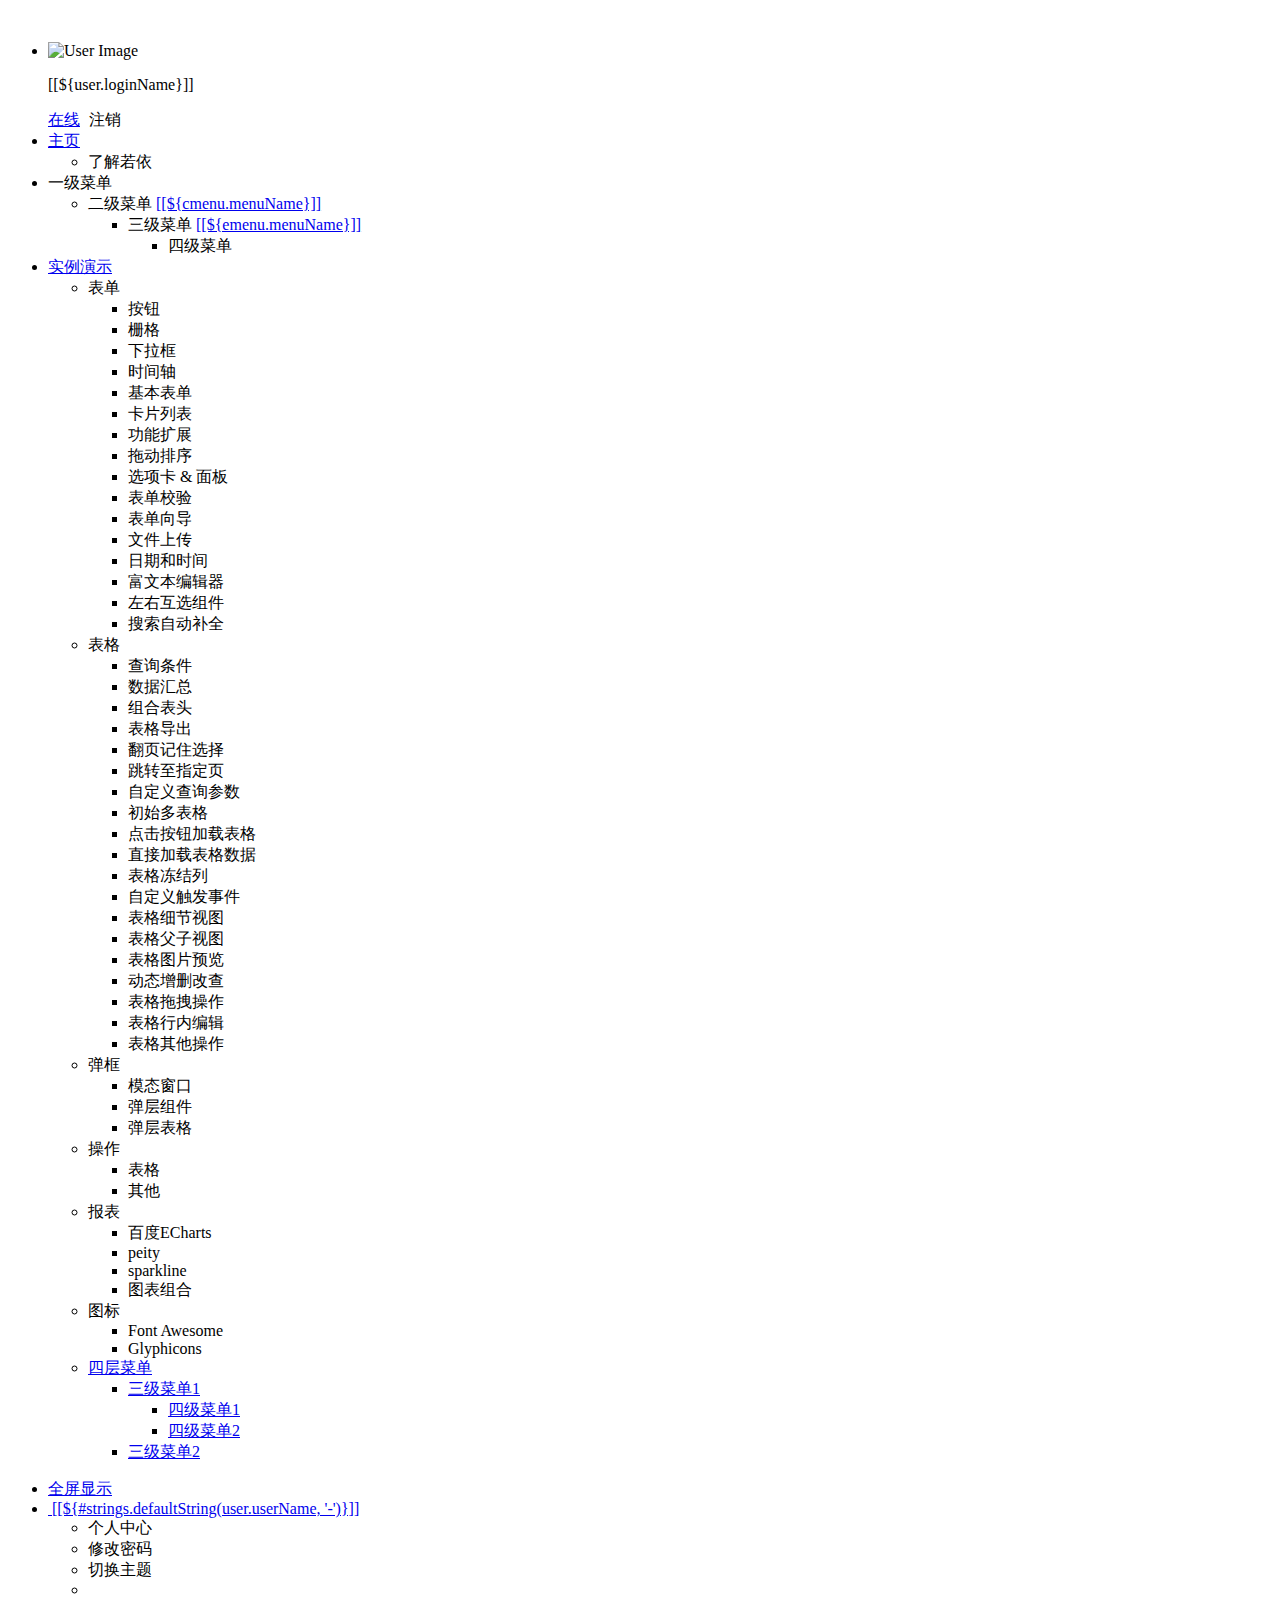
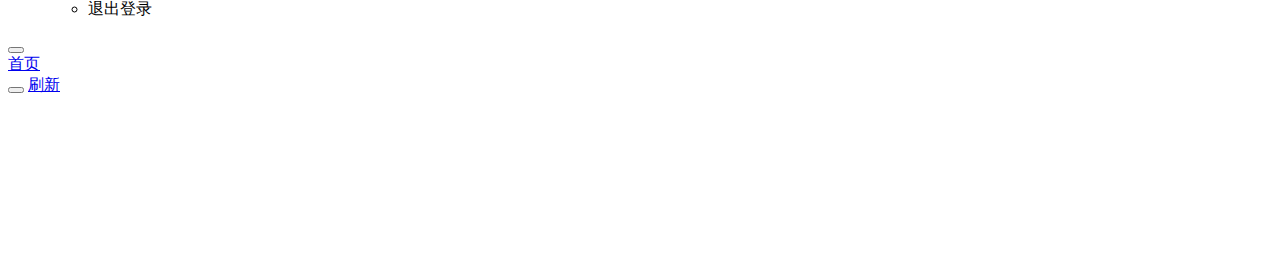
<file: ruoyi-admin/src/main/resources/templates/index.html>
<!DOCTYPE html>
<html  lang="zh" xmlns:th="http://www.thymeleaf.org">
<head>
    <meta charset="utf-8">
    <meta name="viewport" content="width=device-width, initial-scale=1.0">
    <meta name="renderer" content="webkit">
    <title>大成医疗</title>
    <!-- 避免IE使用兼容模式 -->
 	<meta http-equiv="X-UA-Compatible" content="IE=edge">
    <link th:href="@{favicon.ico}" rel="stylesheet"/>
    <link th:href="@{/css/bootstrap.min.css}" rel="stylesheet"/>
    <link th:href="@{/css/jquery.contextMenu.min.css}" rel="stylesheet"/>
    <link th:href="@{/css/font-awesome.min.css}" rel="stylesheet"/>
    <link th:href="@{/css/animate.css}" rel="stylesheet"/>
    <link th:href="@{/css/style.css}" rel="stylesheet"/>
    <link th:href="@{/css/skins.css}" rel="stylesheet"/>
    <link th:href="@{/ruoyi/css/ry-ui.css?v=4.2.0}" rel="stylesheet"/>
</head>
<body class="fixed-sidebar full-height-layout gray-bg" style="overflow: hidden">
<div id="wrapper">

    <!--左侧导航开始-->
    <nav class="navbar-default navbar-static-side" role="navigation">
        <div class="nav-close">
            <i class="fa fa-times-circle"></i>
        </div>
        <a th:href="@{/index}">
            <li class="logo hidden-xs">
                <span class="logo-lg"></span> 
            </li>
         </a>
        <div class="sidebar-collapse">
            <ul class="nav" id="side-menu">
            	<li>
            		<div class="user-panel">
            			<a class="menuItem" title="个人中心" th:href="@{/system/user/profile}"> 
            				<div class="hide" th:text="个人中心"></div>
					        <div class="pull-left image">
		                    	<img th:src="(${user.avatar} == '') ? @{/img/profile.jpg} : @{${user.avatar}}" class="img-circle" alt="User Image">
					        </div>
				        </a>
				        <div class="pull-left info">
				          <p>[[${user.loginName}]]</p>
				          <a href="#"><i class="fa fa-circle text-success"></i> 在线</a>
				          <a th:href="@{logout}" style="padding-left:5px;"><i class="fa fa-sign-out text-danger"></i> 注销</a>
				        </div>
				    </div>
            	</li>
                <li>
                    <a href="#"><i class="fa fa-home"></i> <span class="nav-label">主页</span> <span class="fa arrow"></span></a>
                    <ul class="nav nav-second-level">
                        <li><a class="menuItem" th:href="@{/system/main}">了解若依</a></li>
                    </ul>
                </li>
                <li th:each="menu : ${menus}">
                	<a th:class="@{${menu.url != '' && menu.url != '#'} ? ${menu.target}}" th:href="@{${menu.url == ''} ? |#| : ${menu.url}}">
                		<i class="fa fa-bar-chart-o" th:class="${menu.icon}"></i>
                    	<span class="nav-label" th:text="${menu.menuName}">一级菜单</span> 
                    	<span th:class="${menu.url == '' || menu.url == '#'} ? |fa arrow|"></span>
                	</a>
                    <ul class="nav nav-second-level collapse">
						<li th:each="cmenu : ${menu.children}">
							<a th:if="${#lists.isEmpty(cmenu.children)}" th:class="${cmenu.target == ''} ? |menuItem| : ${cmenu.target}" th:utext="${cmenu.menuName}" th:href="@{${cmenu.url}}">二级菜单</a>
							<a th:if="${not #lists.isEmpty(cmenu.children)}" href="#">[[${cmenu.menuName}]]<span class="fa arrow"></span></a>
							<ul th:if="${not #lists.isEmpty(cmenu.children)}" class="nav nav-third-level">
								<li th:each="emenu : ${cmenu.children}">
								    <a th:if="${#lists.isEmpty(emenu.children)}" th:class="${emenu.target == ''} ? |menuItem| : ${emenu.target}" th:text="${emenu.menuName}" th:href="@{${emenu.url}}">三级菜单</a>
								    <a th:if="${not #lists.isEmpty(emenu.children)}" href="#">[[${emenu.menuName}]]<span class="fa arrow"></span></a>
								    <ul th:if="${not #lists.isEmpty(emenu.children)}" class="nav nav-four-level">
								      	<li th:each="fmenu : ${emenu.children}"><a th:if="${#lists.isEmpty(fmenu.children)}" th:class="${fmenu.target == ''} ? |menuItem| : ${fmenu.target}" th:text="${fmenu.menuName}" th:href="@{${fmenu.url}}">四级菜单</a></li>
								    </ul>
								</li>
							</ul>
						</li>
					</ul>
                </li>
                <li th:if="${demoEnabled}">
                    <a href="#"><i class="fa fa-desktop"></i><span class="nav-label">实例演示</span><span class="fa arrow"></span></a>
                    <ul class="nav nav-second-level collapse">
                        <li> <a>表单<span class="fa arrow"></span></a>
                            <ul class="nav nav-third-level">
								<li><a class="menuItem" th:href="@{/demo/form/button}">按钮</a></li>
								<li><a class="menuItem" th:href="@{/demo/form/grid}">栅格</a></li>
								<li><a class="menuItem" th:href="@{/demo/form/select}">下拉框</a></li>
								<li><a class="menuItem" th:href="@{/demo/form/timeline}">时间轴</a></li>
								<li><a class="menuItem" th:href="@{/demo/form/basic}">基本表单</a></li>
								<li><a class="menuItem" th:href="@{/demo/form/cards}">卡片列表</a></li>
								<li><a class="menuItem" th:href="@{/demo/form/jasny}">功能扩展</a></li>
								<li><a class="menuItem" th:href="@{/demo/form/sortable}">拖动排序</a></li>
								<li><a class="menuItem" th:href="@{/demo/form/tabs_panels}">选项卡 & 面板</a></li>
								<li><a class="menuItem" th:href="@{/demo/form/validate}">表单校验</a></li>
								<li><a class="menuItem" th:href="@{/demo/form/wizard}">表单向导</a></li>
								<li><a class="menuItem" th:href="@{/demo/form/upload}">文件上传</a></li>
								<li><a class="menuItem" th:href="@{/demo/form/datetime}">日期和时间</a></li>
								<li><a class="menuItem" th:href="@{/demo/form/summernote}">富文本编辑器</a></li>
								<li><a class="menuItem" th:href="@{/demo/form/duallistbox}">左右互选组件</a></li>
								<li><a class="menuItem" th:href="@{/demo/form/autocomplete}">搜索自动补全</a></li>
							</ul>
                        </li>
                        <li> <a>表格<span class="fa arrow"></span></a>
                            <ul class="nav nav-third-level">
								<li><a class="menuItem" th:href="@{/demo/table/search}">查询条件</a></li>
								<li><a class="menuItem" th:href="@{/demo/table/footer}">数据汇总</a></li>
								<li><a class="menuItem" th:href="@{/demo/table/groupHeader}">组合表头</a></li>
								<li><a class="menuItem" th:href="@{/demo/table/export}">表格导出</a></li>
								<li><a class="menuItem" th:href="@{/demo/table/remember}">翻页记住选择</a></li>
								<li><a class="menuItem" th:href="@{/demo/table/pageGo}">跳转至指定页</a></li>
								<li><a class="menuItem" th:href="@{/demo/table/params}">自定义查询参数</a></li>
								<li><a class="menuItem" th:href="@{/demo/table/multi}">初始多表格</a></li>
								<li><a class="menuItem" th:href="@{/demo/table/button}">点击按钮加载表格</a></li>
								<li><a class="menuItem" th:href="@{/demo/table/data}">直接加载表格数据</a></li>
								<li><a class="menuItem" th:href="@{/demo/table/fixedColumns}">表格冻结列</a></li>
								<li><a class="menuItem" th:href="@{/demo/table/event}">自定义触发事件</a></li>
								<li><a class="menuItem" th:href="@{/demo/table/detail}">表格细节视图</a></li>
								<li><a class="menuItem" th:href="@{/demo/table/child}">表格父子视图</a></li>
								<li><a class="menuItem" th:href="@{/demo/table/image}">表格图片预览</a></li>
								<li><a class="menuItem" th:href="@{/demo/table/curd}">动态增删改查</a></li>
								<li><a class="menuItem" th:href="@{/demo/table/reorder}">表格拖拽操作</a></li>
								<li><a class="menuItem" th:href="@{/demo/table/editable}">表格行内编辑</a></li>
								<li><a class="menuItem" th:href="@{/demo/table/other}">表格其他操作</a></li>
							</ul>
                        </li>
                        <li> <a>弹框<span class="fa arrow"></span></a>
                            <ul class="nav nav-third-level">
								<li><a class="menuItem" th:href="@{/demo/modal/dialog}">模态窗口</a></li>
								<li><a class="menuItem" th:href="@{/demo/modal/layer}">弹层组件</a></li>
								<li><a class="menuItem" th:href="@{/demo/modal/table}">弹层表格</a></li>
							</ul>
                        </li>
                        <li> <a>操作<span class="fa arrow"></span></a>
                            <ul class="nav nav-third-level">
								<li><a class="menuItem" th:href="@{/demo/operate/table}">表格</a></li>
								<li><a class="menuItem" th:href="@{/demo/operate/other}">其他</a></li>
							</ul>
                        </li>
                        <li> <a>报表<span class="fa arrow"></span></a>
                            <ul class="nav nav-third-level">
								<li><a class="menuItem" th:href="@{/demo/report/echarts}">百度ECharts</a></li>
								<li><a class="menuItem" th:href="@{/demo/report/peity}">peity</a></li>
								<li><a class="menuItem" th:href="@{/demo/report/sparkline}">sparkline</a></li>
								<li><a class="menuItem" th:href="@{/demo/report/metrics}">图表组合</a></li>
							</ul>
                        </li>
                        <li> <a>图标<span class="fa arrow"></span></a>
                            <ul class="nav nav-third-level">
								<li><a class="menuItem" th:href="@{/demo/icon/fontawesome}">Font Awesome</a></li>
								<li><a class="menuItem" th:href="@{/demo/icon/glyphicons}">Glyphicons</a></li>
							</ul>
                        </li>
                        <li>
	                        <a href="#"><i class="fa fa-sitemap"></i>四层菜单<span class="fa arrow"></span></a>
	                        <ul class="nav nav-third-level collapse">
	                            <li>
	                                <a href="#" id="damian">三级菜单1<span class="fa arrow"></span></a>
	                                <ul class="nav nav-third-level">
	                                    <li>
	                                        <a href="#">四级菜单1</a>
	                                    </li>
	                                    <li>
	                                        <a href="#">四级菜单2</a>
	                                    </li>
	                                </ul>
	                            </li>
	                            <li><a href="#">三级菜单2</a></li>
	                        </ul>
	                    </li>
                    </ul>
                </li>
            </ul>
        </div>
    </nav>
    <!--左侧导航结束-->
    
    <!--右侧部分开始-->
    <div id="page-wrapper" class="gray-bg dashbard-1">
        <div class="row border-bottom">
            <nav class="navbar navbar-static-top" role="navigation" style="margin-bottom: 0">
                <div class="navbar-header">
                    <a class="navbar-minimalize minimalize-styl-2" style="color:#FFF;" href="#" title="收起菜单">
                    	<i class="fa fa-bars"></i>
                    </a>
                </div>
                <ul class="nav navbar-top-links navbar-right welcome-message">
                    <!-- <li><a title="视频教程" href="http://doc.ruoyi.vip/ruoyi/document/spjc.html" target="_blank"><i class="fa fa-video-camera"></i> 视频教程</a></li>
                    <li><a title="开发文档" href="http://doc.ruoyi.vip" target="_blank"><i class="fa fa-question-circle"></i> 开发文档</a></li> -->
	                <li><a title="全屏显示" href="javascript:void(0)" id="fullScreen"><i class="fa fa-arrows-alt"></i> 全屏显示</a></li>
                    <li class="dropdown user-menu">
						<a href="javascript:void(0)" class="dropdown-toggle" data-hover="dropdown">
							<img th:src="(${user.avatar} == '') ? @{/img/profile.jpg} : @{${user.avatar}}" class="user-image">
							<span class="hidden-xs">[[${#strings.defaultString(user.userName, '-')}]]</span>
						</a>
						<ul class="dropdown-menu">
							<li class="mt5">
								<a th:href="@{/system/user/profile}" class="menuItem">
								<i class="fa fa-user"></i> 个人中心</a>
							</li>
							<li>
								<a onclick="resetPwd()">
								<i class="fa fa-key"></i> 修改密码</a>
							</li>
							<li>
								<a onclick="switchSkin()">
								<i class="fa fa-dashboard"></i> 切换主题</a>
							</li>
							<li class="divider"></li>
							<li>
								<a th:href="@{logout}">
								<i class="fa fa-sign-out"></i> 退出登录</a>
							</li>
						</ul>
					</li>
                </ul>
            </nav>
        </div>
        <div class="row content-tabs">
            <button class="roll-nav roll-left tabLeft">
                <i class="fa fa-backward"></i>
            </button>
            <nav class="page-tabs menuTabs">
                <div class="page-tabs-content">
                    <a href="javascript:;" class="active menuTab" data-id="/system/main">首页</a>
                </div>
            </nav>
            <button class="roll-nav roll-right tabRight">
                <i class="fa fa-forward"></i>
            </button>
            <a href="javascript:void(0);" class="roll-nav roll-right tabReload"><i class="fa fa-refresh"></i> 刷新</a>
        </div>
        
        <a id="ax_close_max" class="ax_close_max" href="#" title="关闭全屏"> <i class="fa fa-times-circle-o"></i> </a>
                    
        <div class="row mainContent" id="content-main">
            <iframe class="RuoYi_iframe" name="iframe0" width="100%" height="100%" data-id="/system/main"
                    th:src="@{/system/main}" frameborder="0" seamless></iframe>
        </div>
        <div class="footer">
            <!-- <div class="pull-right">© [[${copyrightYear}]] RuoYi Copyright </div> -->
        </div>
    </div>
    <!--右侧部分结束-->
</div>
<!-- 全局js -->
<script th:src="@{/js/jquery.min.js}"></script>
<script th:src="@{/js/bootstrap.min.js}"></script>
<script th:src="@{/js/plugins/metisMenu/jquery.metisMenu.js}"></script>
<script th:src="@{/js/plugins/slimscroll/jquery.slimscroll.min.js}"></script>
<script th:src="@{/js/jquery.contextMenu.min.js}"></script>
<script th:src="@{/ajax/libs/blockUI/jquery.blockUI.js}"></script>
<script th:src="@{/ajax/libs/layer/layer.min.js}"></script>
<script th:src="@{/ruoyi/js/ry-ui.js?v=4.2.0}"></script>
<script th:src="@{/ruoyi/js/common.js?v=4.2.0}"></script>
<script th:src="@{/ruoyi/index.js}"></script>
<script th:src="@{/ajax/libs/fullscreen/jquery.fullscreen.js}"></script>
<script th:inline="javascript">
var ctx = [[@{/}]];
// 皮肤缓存
var skin = storage.get("skin");
// history（表示去掉地址的#）否则地址以"#"形式展示
var mode = "history";
// 历史访问路径缓存
var historyPath = storage.get("historyPath");

// 本地主题优先，未设置取系统配置
if($.common.isNotEmpty(skin)){
	$("body").addClass(skin.split('|')[0]);
	$("body").addClass(skin.split('|')[1]);
} else {
	$("body").addClass([[${sideTheme}]]);
	$("body").addClass([[${skinName}]]);
}

/* 用户管理-重置密码 */
function resetPwd() {
    var url = ctx + 'system/user/profile/resetPwd';
    $.modal.open("重置密码", url, '770', '380');
}
/* 切换主题 */
function switchSkin() {
    layer.open({
		type : 2,
		shadeClose : true,
		title : "切换主题",
		area : ["530px", "386px"],
		content : [ctx + "system/switchSkin", 'no']
	})
}

/** 刷新时访问路径页签 */
function applyPath(url) {
	$('a[href$="' + decodeURI(url) + '"]').click();
    $('a[href$="' + url + '"]').parent("li").addClass("selected").parents("li :not(.user-panel)").addClass("active").end().parents("ul").addClass("in");
}

$(function() {
	if($.common.equals("history", mode) && window.performance.navigation.type == 1) {
		var url = storage.get('publicPath');
	    if ($.common.isNotEmpty(url)) {
	    	applyPath(url);
	    }
	} else {
		var hash = location.hash;
	    if ($.common.isNotEmpty(hash)) {
	        var url = hash.substring(1, hash.length);
	        applyPath(url);
	    }
	}
});
</script>
</body>
</html>
</file>
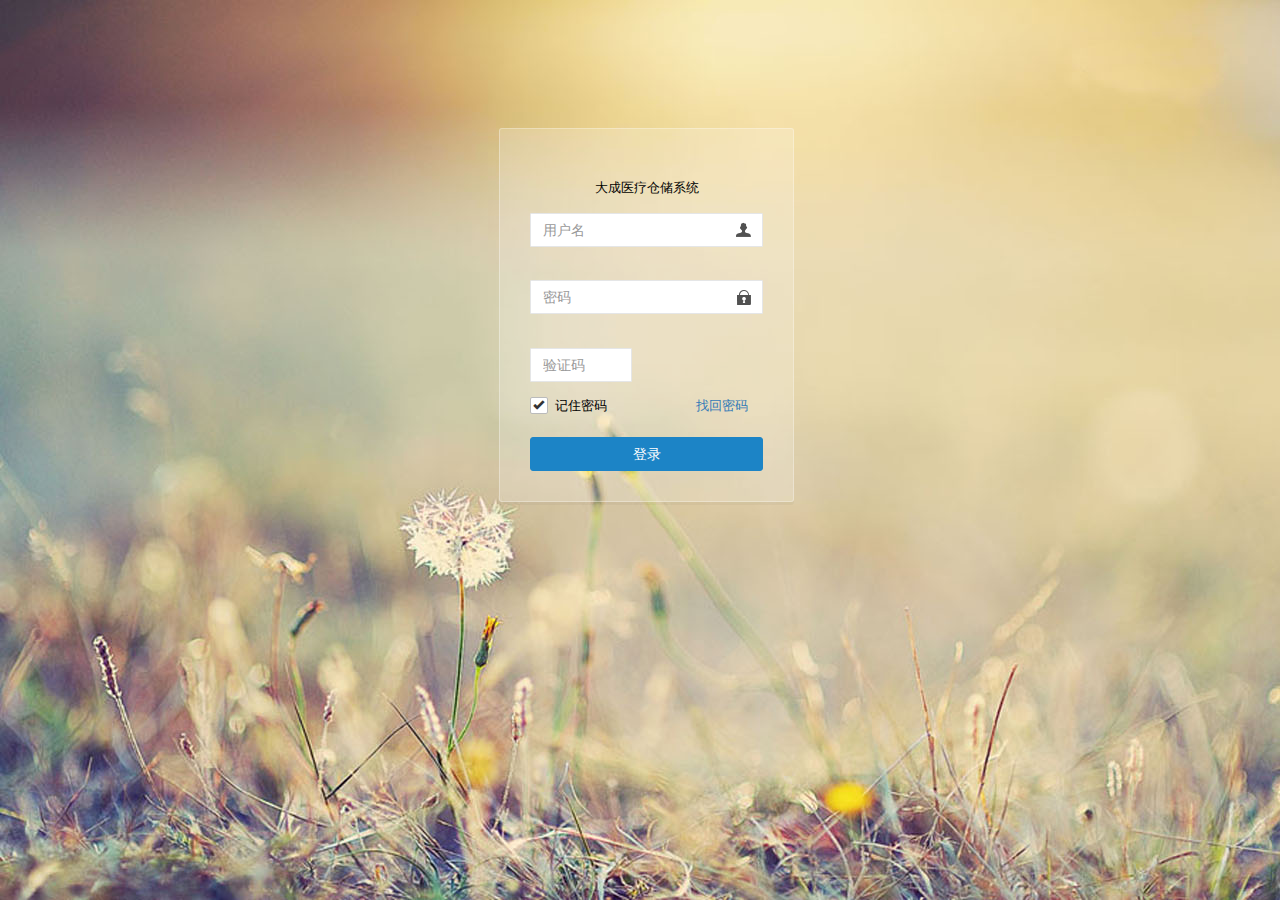
<file: ruoyi-admin/src/main/resources/templates/login.html>
<!DOCTYPE html>
<html  lang="zh" xmlns:th="http://www.thymeleaf.org">
<head>
    <meta charset="utf-8">
    <meta name="viewport" content="width=device-width, initial-scale=1.0, maximum-scale=1.0">
    <title>大成医疗</title>
    <meta name="description" content="若依后台管理框架">
    <link href="../static/css/bootstrap.min.css" th:href="@{/css/bootstrap.min.css}" rel="stylesheet"/>
    <link href="../static/css/font-awesome.min.css" th:href="@{/css/font-awesome.min.css}" rel="stylesheet"/>
    <link href="../static/css/style.css" th:href="@{/css/style.css}" rel="stylesheet"/>
    <link href="../static/css/login.min.css" th:href="@{/css/login.min.css}" rel="stylesheet"/>
    <link href="../static/ruoyi/css/ry-ui.css" th:href="@{/ruoyi/css/ry-ui.css?v=4.2.0}" rel="stylesheet"/>
    <!-- 360浏览器急速模式 -->
    <meta name="renderer" content="webkit">
    <!-- 避免IE使用兼容模式 -->
    <meta http-equiv="X-UA-Compatible" content="IE=edge">
    <link rel="shortcut icon" href="../static/favicon.ico" th:href="@{favicon.ico}"/>
    <style type="text/css">label.error { position:inherit;  }</style>
    <script>
        if(window.top!==window.self){alert('未登录或登录超时。请重新登录');window.top.location=window.location};
    </script>
</head>
<body class="signin">
    <div class="signinpanel" >
        <div class="row" >
            <!-- <div class="col-sm-7">
                <div class="signin-info">
                    <div class="logopanel m-b">
                        <h1><img alt="[ 若依 ]" src="../static/ruoyi.png" th:src="@{/ruoyi.png}"></h1>
                    </div>
                    <div class="m-b"></div>
                    <h4>欢迎使用 <strong>若依 后台管理系统</strong></h4>
                    <ul class="m-b">
                        <li><i class="fa fa-arrow-circle-o-right m-r-xs"></i> SpringBoot</li>
                        <li><i class="fa fa-arrow-circle-o-right m-r-xs"></i> Mybatis</li>
                        <li><i class="fa fa-arrow-circle-o-right m-r-xs"></i> Shiro</li>
                        <li><i class="fa fa-arrow-circle-o-right m-r-xs"></i> Thymeleaf</li>
                        <li><i class="fa fa-arrow-circle-o-right m-r-xs"></i> Bootstrap</li>
                    </ul>
                    <strong th:if="${@config.getKey('sys.account.registerUser')}">还没有账号？ <a th:href="@{/register}">立即注册&raquo;</a></strong>
                </div>
            </div> -->
            <div class="col-sm-5" style="position:relative;top:50%;left:30%;">
                <form id="signupForm" autocomplete="off">
                    <h4 class="no-margins"></h4>
                    <p class="m-t-md" style="text-align: center;color: black;">大成医疗仓储系统</p>
                    <input type="text" id="username" name="username" class="form-control uname" placeholder="用户名" value=""/><br />
                    <input type="password" id="password" name="password" class="form-control pword" placeholder="密码" value=""/><br />
					<div class="row m-t" th:if="${captchaEnabled==true}">
						<div class="col-xs-6">
						    <input type="text" name="validateCode" class="form-control code" placeholder="验证码" maxlength="5" />
						</div>
						<div class="col-xs-6">
							<a href="javascript:void(0);" title="点击更换验证码">
								<img th:src="@{captcha/captchaImage(type=${captchaType})}" class="imgcode" width="85%"/>
							</a>
						</div>
					</div>
                    <div class="checkbox-custom" th:classappend="${captchaEnabled==false} ? 'm-t'" style="width: 233px;">
				        <input type="checkbox" id="rememberme" name="rememberme" checked="checked"> 
				        <label for="rememberme" style="color: black;">记住密码</label>
						<a href="#" style="float: right;">找回密码</a>
                    </div>
                    

                    <button class="btn btn-success btn-block" id="btnSubmit" data-loading="正在验证登录，请稍后...">登录</button>
                </form>
            </div>
        </div>
        <!-- <div class="signup-footer">
            <div class="pull-left">
                &copy; 2019 All Rights Reserved. RuoYi <br>
            </div>
        </div> -->
    </div>
    <!--th:inline="javascript"来声明这是要特殊处理的js脚本-->
<script th:inline="javascript"> var ctx = [[@{/}]]; var captchaType = [[${captchaType}]]; </script>
<!-- 全局js -->
<script src="../static/js/jquery.min.js" th:src="@{/js/jquery.min.js}"></script>
<script src="../static/js/jquery.cookie.js" th:src="@{/js/jquery.cookie.js}"></script>
<script src="../static/js/jquery.tips.js" th:src="@{/js/jquery.tips.js}"></script>
<script src="../static/js/bootstrap.min.js" th:src="@{/js/bootstrap.min.js}"></script>
<!-- 验证插件 -->
<script src="../static/ajax/libs/validate/jquery.validate.min.js" th:src="@{/ajax/libs/validate/jquery.validate.min.js}"></script>
<script src="../static/ajax/libs/validate/messages_zh.min.js" th:src="@{/ajax/libs/validate/messages_zh.min.js}"></script>
<script src="../static/ajax/libs/layer/layer.min.js" th:src="@{/ajax/libs/layer/layer.min.js}"></script>
<script src="../static/ajax/libs/blockUI/jquery.blockUI.js" th:src="@{/ajax/libs/blockUI/jquery.blockUI.js}"></script>
<script src="../static/ruoyi/js/ry-ui.js" th:src="@{/ruoyi/js/ry-ui.js?v=4.2.0}"></script>
<script src="../static/ruoyi/login.js" th:src="@{/ruoyi/login.js}"></script>
</body>
</html>
</file>
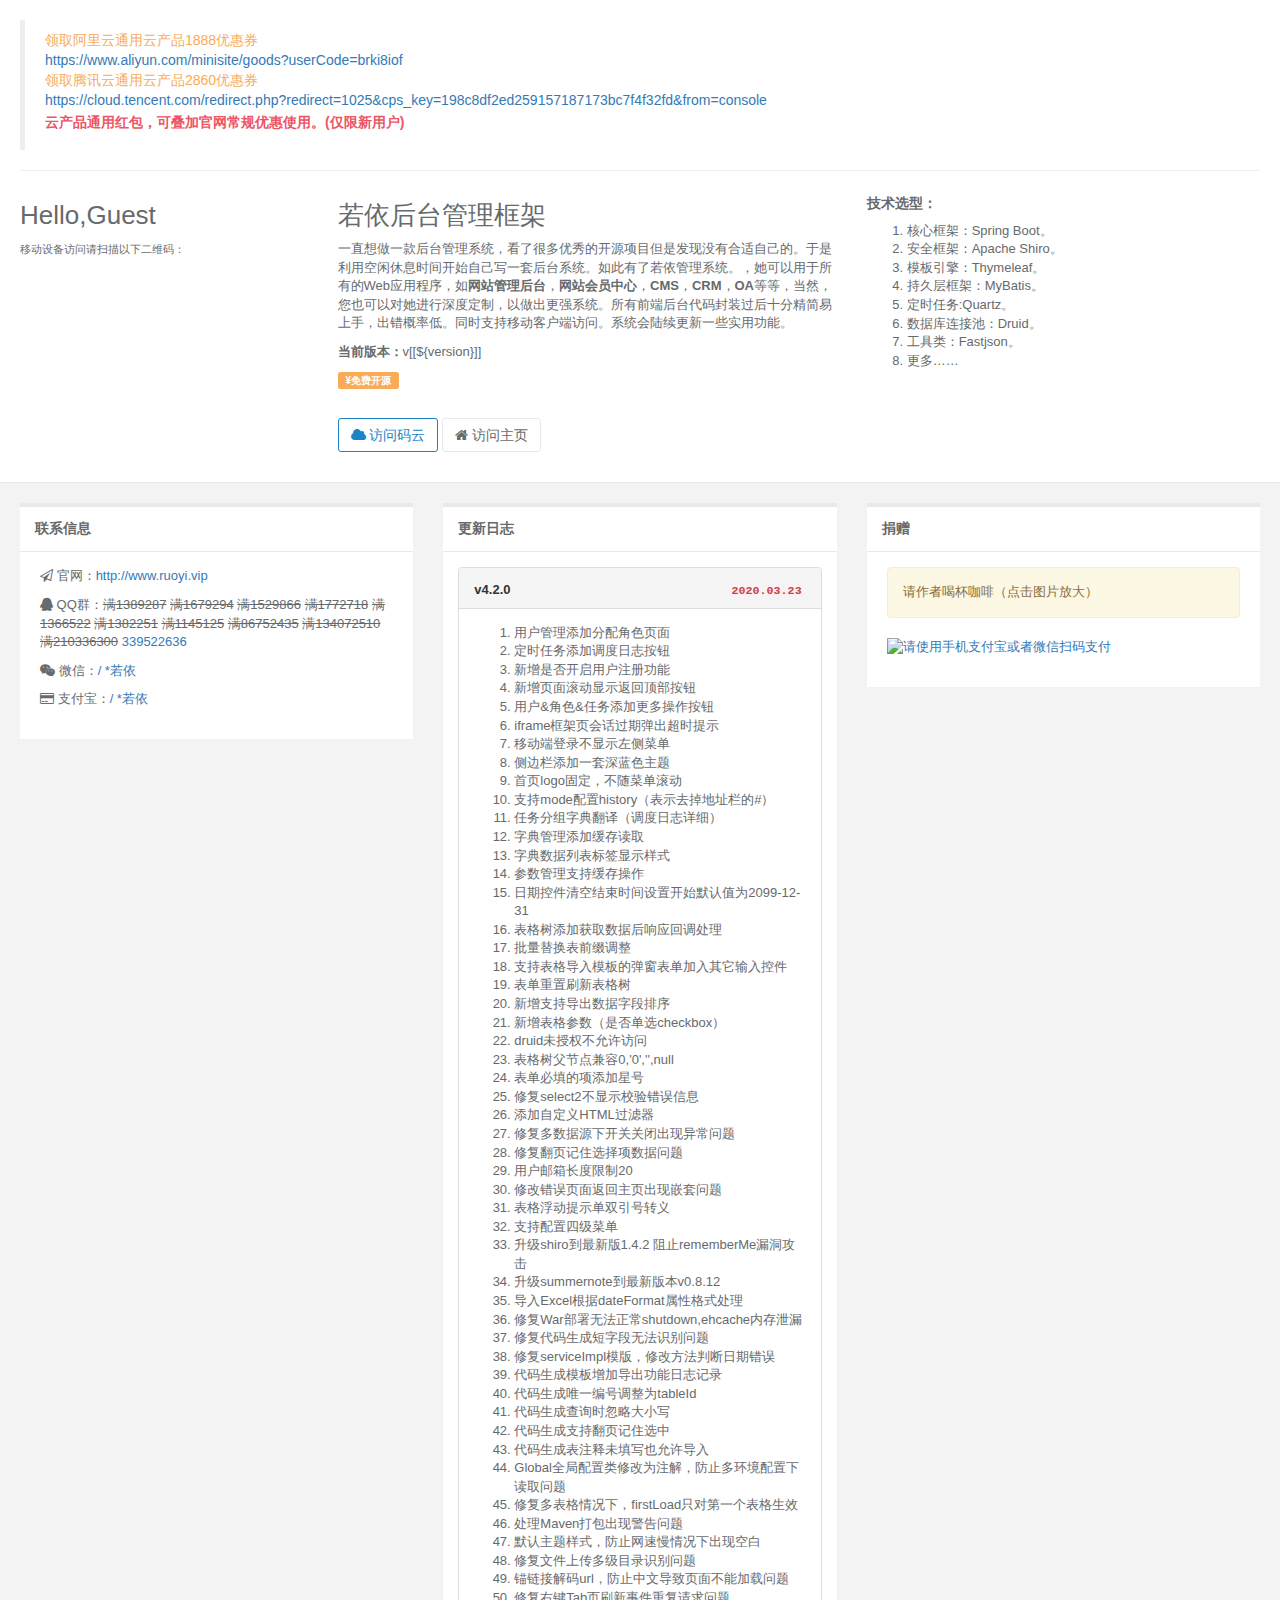
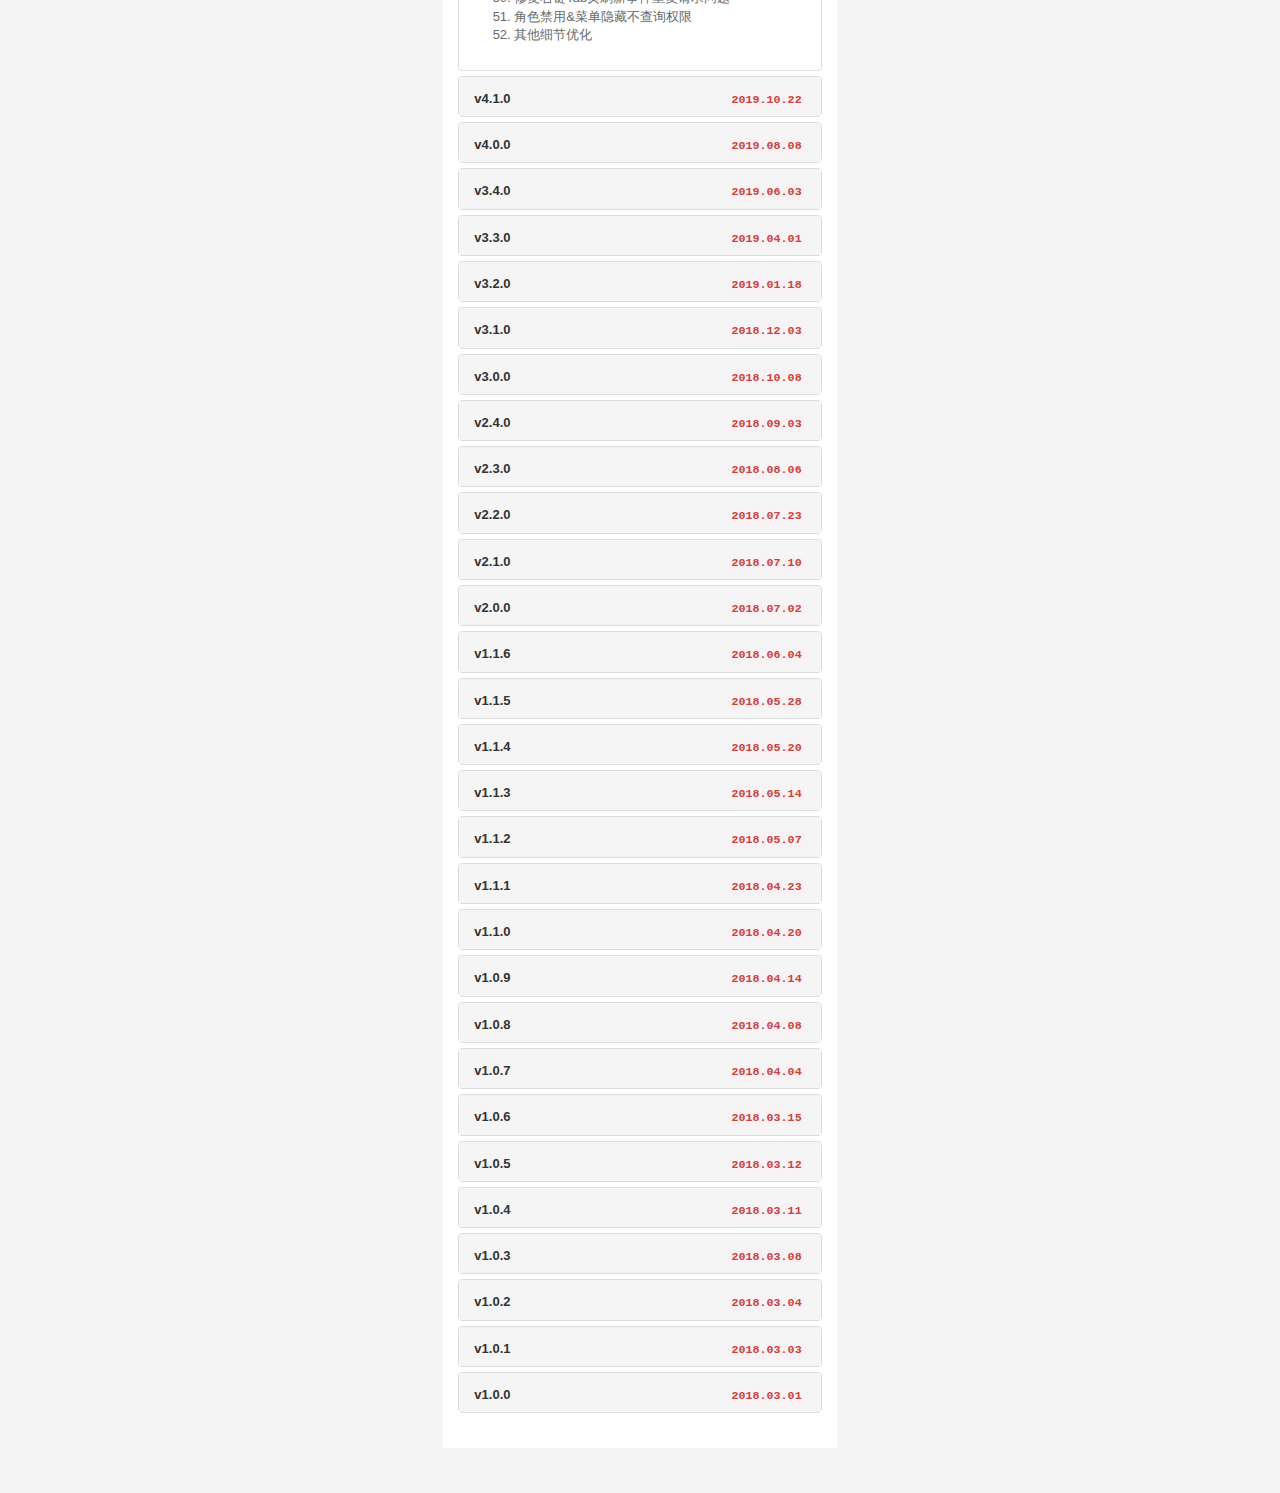
<file: ruoyi-admin/src/main/resources/templates/main.html>
<!DOCTYPE html>
<html  lang="zh" xmlns:th="http://www.thymeleaf.org">
<head>
    <meta charset="utf-8">
    <meta name="viewport" content="width=device-width, initial-scale=1.0">
    <!--360浏览器优先以webkit内核解析-->
    <title>若依介绍</title>
    <link rel="shortcut icon" href="favicon.ico">
    <link href="../static/css/bootstrap.min.css" th:href="@{/css/bootstrap.min.css}" rel="stylesheet"/>
    <link href="../static/css/font-awesome.min.css" th:href="@{/css/font-awesome.min.css}" rel="stylesheet"/>
    <link href="../static/css/main/animate.min.css" th:href="@{/css/main/animate.min.css}" rel="stylesheet"/>
    <link href="../static/css/main/style.min862f.css" th:href="@{/css/main/style.min862f.css}" rel="stylesheet"/>
</head>

<body class="gray-bg">
    <div class="row  border-bottom white-bg dashboard-header">
        <div class="col-sm-12">
            <blockquote class="text-warning" style="font-size:14px">
                                           领取阿里云通用云产品1888优惠券
                <br><a target="_blank" href="https://www.aliyun.com/minisite/goods?userCode=brki8iof">https://www.aliyun.com/minisite/goods?userCode=brki8iof</a><br>
                                           领取腾讯云通用云产品2860优惠券
                <br><a target="_blank" href="https://cloud.tencent.com/redirect.php?redirect=1025&cps_key=198c8df2ed259157187173bc7f4f32fd&from=console">https://cloud.tencent.com/redirect.php?redirect=1025&cps_key=198c8df2ed259157187173bc7f4f32fd&from=console</a><br>
                <h4 class="text-danger">云产品通用红包，可叠加官网常规优惠使用。(仅限新用户)</h4>
            </blockquote>

            <hr>
        </div>
        <div class="col-sm-3">
            <h2>Hello,Guest</h2>
            <small>移动设备访问请扫描以下二维码：</small>
            <br>
            <br>
            <img th:src="@{/img/qr_code.png}" width="100%" style="max-width:264px;">
            <br>
        </div>
        <div class="col-sm-5">
            <h2>若依后台管理框架</h2>
            <p>一直想做一款后台管理系统，看了很多优秀的开源项目但是发现没有合适自己的。于是利用空闲休息时间开始自己写一套后台系统。如此有了若依管理系统。，她可以用于所有的Web应用程序，如<b>网站管理后台</b>，<b>网站会员中心</b>，<b>CMS</b>，<b>CRM</b>，<b>OA</b>等等，当然，您也可以对她进行深度定制，以做出更强系统。所有前端后台代码封装过后十分精简易上手，出错概率低。同时支持移动客户端访问。系统会陆续更新一些实用功能。</p>
            <p>
                <b>当前版本：</b><span>v[[${version}]]</span>
            </p>
            <p>
                <span class="label label-warning">&yen;免费开源</span>
            </p>
            <br>
            <p>
                <a class="btn btn-success btn-outline" href="https://gitee.com/y_project/RuoYi" target="_blank">
                    <i class="fa fa-cloud"> </i> 访问码云
                </a>
                <a class="btn btn-white btn-bitbucket" href="http://ruoyi.vip" target="_blank">
                    <i class="fa fa-home"></i> 访问主页
                </a>
            </p>
        </div>
        <div class="col-sm-4">
            <h4>技术选型：</h4>
            <ol>
                <li>核心框架：Spring Boot。</li>
                <li>安全框架：Apache Shiro。</li>
                <li>模板引擎：Thymeleaf。</li>
                <li>持久层框架：MyBatis。</li>
				<li>定时任务:Quartz。</li>
                <li>数据库连接池：Druid。</li>
                <li>工具类：Fastjson。</li>
                <li>更多……</li>
            </ol>
        </div>

    </div>
    <div class="wrapper wrapper-content">
        <div class="row">
            <div class="col-sm-4">

                <div class="ibox float-e-margins">
                    <div class="ibox-title">
                        <h5>联系信息</h5>

                    </div>
                    <div class="ibox-content">
                        <p><i class="fa fa-send-o"></i> 官网：<a href="http://www.ruoyi.vip" target="_blank">http://www.ruoyi.vip</a>
                        </p>
                        <p><i class="fa fa-qq"></i> QQ群：<s>满1389287</s> <s>满1679294</s> <s>满1529866</s> <s>满1772718</s> <s>满1366522</s> <s>满1382251</s> <s>满1145125</s> <s>满86752435</s> <s>满134072510</s> <s>满210336300</s> <a href="https://jq.qq.com/?_wv=1027&k=5omzbKc" target="_blank">339522636</a> 
                        </p>
                        <p><i class="fa fa-weixin"></i> 微信：<a href="javascript:;">/ *若依</a>
                        </p>
                        <p><i class="fa fa-credit-card"></i> 支付宝：<a href="javascript:;" class="支付宝信息">/ *若依</a>
                        </p>
                    </div>
                </div>
            </div>
            <div class="col-sm-4">
                <div class="ibox float-e-margins">
                    <div class="ibox-title">
                        <h5>更新日志</h5>
                    </div>
                    <div class="ibox-content no-padding">
                        <div class="panel-body">
                            <div class="panel-group" id="version">
                            <div class="panel panel-default">
								<div class="panel-heading">
								   <h5 class="panel-title">
									   <a data-toggle="collapse" data-parent="#version" href="#v42">v4.2.0</a><code class="pull-right">2020.03.23</code>
								   </h5>
								</div>
								<div id="v42" class="panel-collapse collapse in">
									<div class="panel-body">
									   <ol>
									        <li>用户管理添加分配角色页面</li>
									        <li>定时任务添加调度日志按钮</li>
									        <li>新增是否开启用户注册功能</li>
											<li>新增页面滚动显示返回顶部按钮</li>
											<li>用户&角色&任务添加更多操作按钮</li>
											<li>iframe框架页会话过期弹出超时提示</li>
											<li>移动端登录不显示左侧菜单</li>
											<li>侧边栏添加一套深蓝色主题</li>
											<li>首页logo固定，不随菜单滚动</li>
											<li>支持mode配置history（表示去掉地址栏的#）</li>
											<li>任务分组字典翻译（调度日志详细）</li>
											<li>字典管理添加缓存读取</li>
											<li>字典数据列表标签显示样式</li>
											<li>参数管理支持缓存操作</li>
											<li>日期控件清空结束时间设置开始默认值为2099-12-31</li>
											<li>表格树添加获取数据后响应回调处理</li>
											<li>批量替换表前缀调整</li>
											<li>支持表格导入模板的弹窗表单加入其它输入控件</li>
											<li>表单重置刷新表格树</li>
											<li>新增支持导出数据字段排序</li>
											<li>新增表格参数（是否单选checkbox）</li>
											<li>druid未授权不允许访问</li>
											<li>表格树父节点兼容0,'0','',null</li>
											<li>表单必填的项添加星号</li>
											<li>修复select2不显示校验错误信息</li>
											<li>添加自定义HTML过滤器</li>
											<li>修复多数据源下开关关闭出现异常问题</li>
											<li>修复翻页记住选择项数据问题</li>
											<li>用户邮箱长度限制20</li>
											<li>修改错误页面返回主页出现嵌套问题</li>
											<li>表格浮动提示单双引号转义</li>
											<li>支持配置四级菜单</li>
											<li>升级shiro到最新版1.4.2 阻止rememberMe漏洞攻击</li>
											<li>升级summernote到最新版本v0.8.12</li>
											<li>导入Excel根据dateFormat属性格式处理</li>
											<li>修复War部署无法正常shutdown,ehcache内存泄漏</li>
											<li>修复代码生成短字段无法识别问题</li>
											<li>修复serviceImpl模版，修改方法判断日期错误</li>
											<li>代码生成模板增加导出功能日志记录</li>
											<li>代码生成唯一编号调整为tableId</li>
											<li>代码生成查询时忽略大小写</li>
											<li>代码生成支持翻页记住选中</li>
											<li>代码生成表注释未填写也允许导入</li>
											<li>Global全局配置类修改为注解，防止多环境配置下读取问题</li>
											<li>修复多表格情况下，firstLoad只对第一个表格生效</li>
											<li>处理Maven打包出现警告问题</li>
											<li>默认主题样式，防止网速慢情况下出现空白</li>
											<li>修复文件上传多级目录识别问题</li>
											<li>锚链接解码url，防止中文导致页面不能加载问题</li>
											<li>修复右键Tab页刷新事件重复请求问题</li>
											<li>角色禁用&菜单隐藏不查询权限</li>
											<li>其他细节优化</li>
										</ol>
									</div>
								</div>
							</div>
                            <div class="panel panel-default">
								<div class="panel-heading">
								   <h5 class="panel-title">
									   <a data-toggle="collapse" data-parent="#version" href="#v41">v4.1.0</a><code class="pull-right">2019.10.22</code>
								   </h5>
								</div>
								<div id="v41" class="panel-collapse collapse">
									<div class="panel-body">
									   <ol>
									        <li>支持多表格实例操作</li>
									        <li>浮动提示方法tooltip支持弹窗</li>
											<li>代码生成&字典数据支持模糊条件查询</li>
											<li>增加页签全屏方法</li>
											<li>增加清除表单验证错误信息方法</li>
											<li>支持iframe局部刷新页面</li>
											<li>支持在线切换主题</li>
											<li>修改图片预览设置的高宽参数颠倒问题</li>
											<li>操作日志新增解锁账户功能</li>
											<li>管理员用户&角色不允许操作</li>
											<li>去掉jsoup包调用自定义转义工具</li>
											<li>添加时间轴示例</li>
											<li>修复翻页记住选择时获取指定列值的问题</li>
											<li>代码生成sql脚本添加导出按钮</li>
											<li>添加表格父子视图示例</li>
											<li>添加表格行内编辑示例</li>
											<li>升级fastjson到最新版1.2.60 阻止漏洞攻击</li>
											<li>升级echarts到最新版4.2.1</li>
											<li>操作日志新增返回参数</li>
											<li>支持mybatis通配符扫描任意多个包</li>
											<li>权限验证多种情况处理</li>
											<li>修复树形类型的代码生成的部分必要属性无法显示</li>
											<li>修复非表格插件情况下重置出现异常</li>
											<li>修复富文本编辑器有序列表冲突</li>
											<li>代码生成表前缀配置支持多个</li>
											<li>修复自动去除表前缀配置无效问题</li>
											<li>菜单列表按钮数据可见不显示（权限标识控制）</li>
											<li>修复设置会话超时时间无效问题</li>
											<li>新增本地资源通用下载方法</li>
											<li>操作日志记录新增请求方式</li>
											<li>代码生成单选按钮属性重名修复</li>
											<li>优化select2下拉框宽度不会随浏览器改变</li>
											<li>修复代码生成树表异常</li>
											<li>其他细节优化</li>
										</ol>
									</div>
								</div>
							</div>
                            <div class="panel panel-default">
								<div class="panel-heading">
								   <h5 class="panel-title">
									   <a data-toggle="collapse" data-parent="#version" href="#v40">v4.0.0</a><code class="pull-right">2019.08.08</code>
								   </h5>
								</div>
								<div id="v40" class="panel-collapse collapse">
									<div class="panel-body">
									   <ol>
									        <li>代码生成支持预览、编辑，保存方案</li>
									        <li>新增防止表单重复提交注解</li>
											<li>新增后端校验（和前端保持一致）</li>
											<li>新增同一个用户最大会话数控制</li>
											<li>Excel导出子对象支持多个字段</li>
											<li>定时任务支持静态调用和多参数</li>
											<li>定时任务增加分组条件查询</li>
											<li>字典类型增加任务分组数据</li>
											<li>新增表格是否首次加载数据</li>
											<li>新增parentTab选项卡可在同一页签打开</li>
											<li>多数据源支持类注解（允许继承父类的注解）</li>
											<li>部门及以下数据权限（调整为以下及所有子节点）</li>
											<li>新增角色数据权限配（仅本人数据权限）</li>
											<li>修改菜单权限显示问题</li>
											<li>上传文件修改路径及返回名称</li>
											<li>添加报表插件及示例</li>
											<li>添加首页统计模板</li>
											<li>添加表格拖拽示例</li>
											<li>添加卡片列表示例</li>
											<li>添加富文本编辑器示例</li>
											<li>添加表格动态增删改查示例</li>
											<li>添加用户页面岗位选择框提示</li>
											<li>点击菜单操作添加背景高亮显示</li>
											<li>表格树新增showSearch是否显示检索信息</li>
											<li>解决表格列设置sortName无效问题</li>
											<li>表格图片预览支持自定义设置宽高</li>
											<li>添加表格列浮动提示（单击文本复制）</li>
											<li>PC端收起菜单后支持浮动显示</li>
											<li>详细操作样式调整</li>
											<li>修改用户更新描述空串不更新问题</li>
											<li>导入修改为模板渲染</li>
											<li>修改菜单及部门排序规则</li>
											<li>角色导出数据范围表达式翻译</li>
											<li>添加summernote富文本字体大小</li>
											<li>优化表格底部下边框防重叠&汇总像素问题</li>
											<li>树表格支持属性多层级访问</li>
											<li>修复IE浏览器用户管理界面右侧留白问题</li>
											<li>重置按钮刷新表格</li>
											<li>重置密码更新用户缓存</li>
											<li>优化验证码属性参数</li>
											<li>支持数据监控配置用户名和密码</li>
											<li>文件上传修改按钮背景及加载动画</li>
											<li>支持配置一级菜单href跳转</li>
											<li>侧边栏添加一套浅色主题</li>
											<li>树表格添加回调函数（校验异常状态）</li>
											<li>用户个人中心适配手机端显示</li>
											<li>Excel支持设置导出类型&更换样式</li>
											<li>检查属性改变修改为克隆方式（防止热部署强转异常）</li>
											<li>其他细节优化</li>
										</ol>
									</div>
							    </div>
							</div>
                            <div class="panel panel-default">
								<div class="panel-heading">
								   <h5 class="panel-title">
									   <a data-toggle="collapse" data-parent="#version" href="#v34">v3.4.0</a><code class="pull-right">2019.06.03</code>
								   </h5>
								</div>
								<div id="v34" class="panel-collapse collapse">
									<div class="panel-body">
									   <ol>
									        <li>新增实例演示菜单及demo</li>
											<li>新增页签右键操作</li>
											<li>菜单管理新增打开方式</li>
											<li>新增点击某行触发的事件</li>
											<li>新增双击某行触发的事件</li>
											<li>新增单击某格触发的事件</li>
											<li>新增双击某格触发的事件</li>
											<li>新增是否启用显示细节视图</li>
											<li>支持上传任意格式文件</li>
											<li>修复角色权限注解失效问题</li>
											<li>左侧的菜单栏宽度调整</li>
											<li>新增响应完成后自定义回调函数</li>
											<li>支持前端及其他模块直接获取用户信息</li>
											<li>升级swagger到最新版2.9.2</li>
											<li>升级jquery.slimscroll到最新版1.3.8</li>
											<li>升级select2到最新版4.0.7</li>
											<li>新增角色配置本部门数据权限</li>
											<li>新增角色配置本部门及以下数据权限</li>
											<li>优化底部操作防止跳到页面顶端</li>
											<li>修改冻结列选框无效及样式问题</li>
											<li>修复部门四层级修改祖级无效问题</li>
											<li>更换开关切换按钮样式</li>
											<li>新增select2-bootstrap美化下拉框</li>
											<li>添加表格内图片预览方法</li>
											<li>修复权限校验失败跳转页面路径错误</li>
											<li>国际化资源文件调整</li>
											<li>通知公告布局调整</li>
											<li>删除页签操作功能</li>
											<li>表格树新增查询指定列值</li>
											<li>更改系统接口扫描方式及完善测试案例</li>
											<li>表格列浮动提示及字典回显默认去背景</li>
											<li>修复启用翻页记住前面的选择check没选中问题</li>
											<li>去除监控页面底部的广告</li>
											<li>日期控件功问题修复及data功能增强</li>
											<li>新增角色权限可见性（前端直接调用）</li>
											<li>新增获取当前登录用户方法（前端及子模块调用）</li>
											<li>修复热部署重启导致菜单丢失问题</li>
											<li>优化业务校验失败普通请求跳转页面</li>
											<li>操作日志新增状态条件查询</li>
											<li>操作类型支持多选条件查询</li>
											<li>通知公告防止滚动触底回弹优化</li>
											<li>其他细节优化</li>
										</ol>
									</div>
								</div>
							 </div>
                             <div class="panel panel-default">
								<div class="panel-heading">
								   <h5 class="panel-title">
									   <a data-toggle="collapse" data-parent="#version" href="#v33">v3.3.0</a><code class="pull-right">2019.04.01</code>
								   </h5>
								</div>
								<div id="v33" class="panel-collapse collapse">
									<div class="panel-body">
									   <ol>
											<li>新增线程池统一管理</li>
											<li>新增支持左右冻结列</li>
											<li>新增表格字符超长浮动提示</li>
											<li>升级datepicker拓展并汉化</li>
											<li>升级druid到最新版本v1.1.14</li>
											<li>修复个人头像为图片服务器跨域问题</li>
											<li>修改上传文件按日期存储</li>
											<li>新增表格客户端分页选项</li>
											<li>新增表格的高度参数</li>
											<li>新增表格销毁方法</li>
											<li>新增表格下拉按钮切换方法</li>
											<li>新增表格分页跳转到指定页码</li>
											<li>新增表格启用点击选中行参数</li>
											<li>修复表格数据重新加载未触发部分按钮禁用</li>
											<li>使用jsonview展示操作日志参数</li>
											<li>新增方法（addTab、editTab）</li>
											<li>修改用户管理界面为Tab打开方式</li>
											<li>表单验证代码优化</li>
											<li>修复@Excel注解 prompt 属性使用报错</li>
											<li>修复combo属性Excel兼容性问题</li>
											<li>新增@Excel导入导出支持父类字段</li>
											<li>修复关闭最后选项卡无法激活滚动问题</li>
											<li>增加日期控件显示类型及回显格式扩展选项</li>
											<li>修复定时任务执行失败后入库状态为成功状态</li>
											<li>支持定时任务并发开关控制</li>
											<li>优化权限校验失败普通请求跳转页面</li>
											<li>捕获线程池执行任务抛出的异常</li>
											<li>修复IE浏览器导出功能报错</li>
											<li>新增角色管理分配用户功能</li>
											<li>新增表格翻页记住前面的选择</li>
											<li>调整用户个人中心页面</li>
											<li>修复界面存在的一些安全问题</li>
											<li>其他细节优化</li>
										</ol>
									</div>
								</div>
							</div>
                            <div class="panel panel-default">
								<div class="panel-heading">
								   <h5 class="panel-title">
									   <a data-toggle="collapse" data-parent="#version" href="#v32">v3.2.0</a><code class="pull-right">2019.01.18</code>
								   </h5>
								</div>
								<div id="v32" class="panel-collapse collapse">
									<div class="panel-body">
									   <ol>
											<li>部门修改时不允许选择最后节点</li>
											<li>修复部门菜单排序字段无效</li>
											<li>修复光驱磁盘导致服务监控异常</li>
											<li>登录界面去除check插件</li>
											<li>验证码文本字符间距修正</li>
											<li>升级SpringBoot到最新版本2.1.1</li>
											<li>升级MYSQL驱动</li>
											<li>修正登录必填项位置偏移</li>
											<li>Session会话检查优化</li>
											<li>Excel注解支持多级获取</li>
											<li>新增序列号生成方法</li>
											<li>修复WAR部署tomcat退出线程异常</li>
											<li>全屏操作增加默认确认/关闭</li>
											<li>修复个人信息可能导致漏洞</li>
											<li>字典数据根据下拉选择新增类型</li>
											<li>升级Summernote到最新版本v0.8.11</li>
											<li>新增用户数据导入</li>
											<li>首页主题样式更换</li>
											<li>layer扩展主题更换</li>
											<li>用户管理移动端默认隐藏左侧布局</li>
											<li>详细信息弹出层显示在顶层</li>
											<li>表格支持切换状态（用户/角色/定时任务）</li>
											<li>Druid数据源支持配置继承</li>
											<li>修正部分iPhone手机端表格适配问题</li>
											<li>新增防止重复提交表单方法</li>
											<li>新增表格数据统计汇总方法</li>
											<li>支持富文本上传图片文件</li>
										</ol>
									</div>
								</div>
							</div>
                            <div class="panel panel-default">
								<div class="panel-heading">
								   <h5 class="panel-title">
									   <a data-toggle="collapse" data-parent="#version" href="#v31">v3.1.0</a><code class="pull-right">2018.12.03</code>
								   </h5>
								</div>
								<div id="v31" class="panel-collapse collapse">
									<div class="panel-body">
									   <ol>
											<li>新增内网不获取IP地址</li>
											<li>新增cron表达式有效校验</li>
											<li>定时任务新增详细信息</li>
											<li>定时任务默认策略修改（不触发立即执行）</li>
											<li>定时任务显示下一个执行周期</li>
											<li>支持前端任意日期格式处理</li>
											<li>上传头像删除多余提交按钮</li>
											<li>表格增加行间隔色配置项</li>
											<li>表格增加转义HTML字符串配置项</li>
											<li>表格增加显示/隐藏指定列</li>
											<li>代码生成优化</li>
											<li>操作日志参数格式化显示</li>
											<li>页签新增新增全屏显示</li>
											<li>新增一键打包部署</li>
											<li>Excel注解新增多个参数</li>
											<li>新增提交静默更新表格方法</li>
											<li>新增服务监控菜单</li>
										</ol>
									</div>
								</div>
							</div>
							<div class="panel panel-default">
								<div class="panel-heading">
								   <h5 class="panel-title">
									   <a data-toggle="collapse" data-parent="#version" href="#v30">v3.0.0</a><code class="pull-right">2018.10.08</code>
								   </h5>
								</div>
								<div id="v30" class="panel-collapse collapse">
									<div class="panel-body">
									   <ol>
											<li>升级poi到最新版3.17</li>
											<li>导出修改临时目录绝对路径</li>
											<li>升级laydate到最新版5.0.9</li>
											<li>升级SpringBoot到最新版本2.0.5</li>
											<li>优化开始/结束时间校验限制</li>
											<li>重置密码参数表中获取默认值</li>
											<li>修复头像修改显示问题</li>
											<li>新增数据权限过滤注解</li>
											<li>新增表格检索折叠按钮</li>
											<li>新增清空（登录、操作、调度）日志</li>
											<li>固定按钮位置（提交/关闭）</li>
											<li>部门/菜单支持（展开/折叠）</li>
											<li>部分细节调整优化</li>
											<li>项目采用分模块</li>
										</ol>
									</div>
								</div>
							</div>
							<div class="panel panel-default">
								<div class="panel-heading">
								   <h5 class="panel-title">
									   <a data-toggle="collapse" data-parent="#version" href="#v24">v2.4.0</a><code class="pull-right">2018.09.03</code>
								   </h5>
								</div>
								<div id="v24" class="panel-collapse collapse">
									<div class="panel-body">
									   <ol>
											<li>支持部门多级查询</li>
											<li>修复菜单状态查询无效</li>
											<li>支持IP地址开关</li>
											<li>支持XSS开关</li>
											<li>记录日志异步处理</li>
											<li>字典回显样式更改为下拉框</li>
											<li>菜单类型必填校验</li>
											<li>修复在线用户排序报错</li>
											<li>增加重置按钮</li>
											<li>支持注解导入数据</li>
											<li>支持弹层外区域关闭</li>
											<li>备注更换为文本区域</li>
											<li>新增角色逻辑删除</li>
											<li>新增部门逻辑删除</li>
											<li>支持部门数据权限</li>
											<li>管理员默认拥有所有授权</li>
											<li>字典数据采用分页</li>
											<li>部分细节调整优化</li>
										</ol>
									</div>
								</div>
							</div>
                            <div class="panel panel-default">
									<div class="panel-heading">
									   <h5 class="panel-title">
										   <a data-toggle="collapse" data-parent="#version" href="#v23">v2.3.0</a><code class="pull-right">2018.08.06</code>
									   </h5>
									</div>
									<div id="v23" class="panel-collapse collapse">
										<div class="panel-body">
										   <ol>
										        <li>支持表格不分页开关控制</li>
										        <li>修改字典类型同步修改字典数据</li>
										        <li>代码生成新增修改后缀处理</li>
										        <li>代码生成新增实体toString</li>
										        <li>代码生成非字符串去除!=''</li>
												<li>导出数据前加载遮罩层</li>
												<li>部门删除校验条件修改</li>
												<li>搜索查询下载优化</li>
												<li>手机打开弹出层自适应</li>
												<li>角色岗位禁用显示置灰</li>
												<li>角色禁用不显示菜单</li>
												<li>新增导出权限</li>
												<li>角色权限唯一校验</li>
												<li>岗位名称编码唯一校验</li>
                                                <li>TreeTable优化</li>
                                                <li>支持多数据源</li>
												<li>其他细节优化</li>
											</ol>
										</div>
									</div>
								</div>
                                <div class="panel panel-default">
									<div class="panel-heading">
									   <h5 class="panel-title">
										   <a data-toggle="collapse" data-parent="#version" href="#v22">v2.2.0</a><code class="pull-right">2018.07.23</code>
									   </h5>
									</div>
									<div id="v22" class="panel-collapse collapse">
										<div class="panel-body">
										   <ol>
										        <li>修复批量生成代码异常问题</li>
										        <li>修复定时器保存失败问题</li>
										        <li>修复热部署转换问题</li>
												<li>支持查询菜单管理，部门管理</li>
												<li>大多数功能支持时间查询</li>
												<li>自定义导出注解自动匹配column</li>
												<li>新增任务执行策略</li>
												<li>操作详细动态显示类型</li>
												<li>支持动态回显字典数据</li>
												<li>后台代码优化调整</li>
												<li>其他细节优化</li>
											</ol>
										</div>
									</div>
								</div>
                                <div class="panel panel-default">
									<div class="panel-heading">
									   <h5 class="panel-title">
										   <a data-toggle="collapse" data-parent="#version" href="#v21">v2.1.0</a><code class="pull-right">2018.07.10</code>
									   </h5>
									</div>
									<div id="v21" class="panel-collapse collapse">
										<div class="panel-body">
										   <ol>
										        <li>新增登陆超时提醒</li>
										        <li>修复定时器热部署转换问题</li>
										        <li>修复登录验证码校验无效问题</li>
												<li>定时任务新增立即执行一次</li>
												<li>存在字典数据不允许删除字典</li>
												<li>字典数据支持按名称查询</li>
												<li>代码生成增加日志注解&表格优化</li>
												<li>修复用户逻辑删除后能登录问题</li>
												<li>表格支持多字段动态排序</li>
												<li>支持三级菜单显示</li>
												<li>新增ry.sh启动程序脚本</li>
												<li>其他细节优化</li>
											</ol>
										</div>
									</div>
								</div>
                            	<div class="panel panel-default">
									<div class="panel-heading">
									   <h5 class="panel-title">
										   <a data-toggle="collapse" data-parent="#version" href="#v20">v2.0.0</a><code class="pull-right">2018.07.02</code>
									   </h5>
									</div>
									<div id="v20" class="panel-collapse collapse">
										<div class="panel-body">
										   <ol>
										        <li>升级SpringBoot到最新版本2.0.3</li>
										        <li>新增公告管理</li>
												<li>表单校验示提体验优化</li>
												<li>前端通用方法封装调整</li>
												<li>前端去除js文件，合并到html</li>
												<li>操作加载遮罩层</li>
												<li>支持全屏模式操作</li>
												<li>支持注解导出数据</li>
												<li>系统支持多查询&下载</li>
												<li>系统样式调整</li>
											</ol>
										</div>
									</div>
								</div>
                                <div class="panel panel-default">
									<div class="panel-heading">
									   <h5 class="panel-title">
										   <a data-toggle="collapse" data-parent="#version" href="#v16">v1.1.6</a><code class="pull-right">2018.06.04</code>
									   </h5>
									</div>
									<div id="v16" class="panel-collapse collapse">
										<div class="panel-body">
										   <ol>
												<li>新增用户列表部门列</li>
												<li>新增登录地点</li>
												<li>新增swagger</li>
												<li>修复排序数字校验</li>
												<li>优化头像上传文件类型限定为图片</li>
												<li>新增XSS过滤</li>
												<li>新增热部署提高开发效率</li>
												<li>修复treegrid居中无效</li>
												<li>角色多条件查询</li>
											</ol>
										</div>
									</div>
								</div>
                            	<div class="panel panel-default">
									<div class="panel-heading">
									   <h5 class="panel-title">
										   <a data-toggle="collapse" data-parent="#version" href="#v15">v1.1.5</a><code class="pull-right">2018.05.28</code>
									   </h5>
									</div>
									<div id="v15" class="panel-collapse collapse">
										<div class="panel-body">
										   <ol>
												<li>优化登录失败刷新验证码</li>
												<li>新增用户登陆地址时间</li>
												<li>修复ajax超时退出问题</li>
												<li>新增html调用数据字典(若依首创)</li>
												<li>调整系统部分样式</li>
												<li>新增用户逻辑删除</li>
												<li>新增管理员不允许删除修改</li>
												<li>升级bootstrapTable到最新版本1.12.1</li>
												<li>升级layer到最新版本3.1.1</li>
											</ol>
										</div>
									</div>
								</div>
							    <div class="panel panel-default">
									<div class="panel-heading">
									   <h5 class="panel-title">
										   <a data-toggle="collapse" data-parent="#version" href="#v14">v1.1.4</a><code class="pull-right">2018.05.20</code>
									   </h5>
									</div>
									<div id="v14" class="panel-collapse collapse">
										<div class="panel-body">
										   <ol>
												<li>新增参数管理</li>
												<li>修复头像上传bug</li>
												<li>手机邮箱唯一校验</li>
												<li>支持手机邮箱登录</li>
												<li>代码生成优化</li>
												<li>支持模糊查询</li>
												<li>支持切换主题皮肤</li>
												<li>修改权限即时生效</li>
												<li>修复页签Tab关闭问题</li>
											</ol>
										</div>
									</div>
								</div>
								<div class="panel panel-default">
									<div class="panel-heading">
									   <h5 class="panel-title">
										   <a data-toggle="collapse" data-parent="#version" href="#v13">v1.1.3</a><code class="pull-right">2018.05.14</code>
									   </h5>
									</div>
									<div id="v13" class="panel-collapse collapse">
										<div class="panel-body">
										   <ol>
												<li>新增验证码（数组计算、字符验证）</li>
												<li>新增cookie记住我</li>
												<li>新增头像上传</li>
												<li>用户名密码长度限制</li>
												<li>通用字段提取</li>
												<li>支持自定义条件查询</li>
												<li>部门名称必填、时间格式调整</li>
												<li>其他细节优化</li>
											</ol>
										</div>
									</div>
								</div>
								<div class="panel panel-default">
									<div class="panel-heading">
                                        <h5 class="panel-title">
											<a data-toggle="collapse" data-parent="#version" href="#v12">v1.1.2</a><code class="pull-right">2018.05.07</code>
										</h5>
                                    </div>
                                    <div id="v12" class="panel-collapse collapse">
                                        <div class="panel-body">
                                            <ol>
                                            	<li>新增个人信息修改</li>
												<li>菜单存在子菜单不允许删除</li>
												<li>菜单分配角色不允许删除</li>
												<li>角色分配人员不允许删除</li>
												<li>岗位使用后不允许删除</li>
												<li>保证用户的数据完整性加入事物</li>
												<li>新增环境使用手册、数据建模</li>
												<li>Thymeleaf升级到3.0</li>
												<li>支持非ROOT部署</li>
                                            </ol>
                                        </div>
                                    </div>
                                </div>
                                <div class="panel panel-default">
									<div class="panel-heading">
                                        <h5 class="panel-title">
											<a data-toggle="collapse" data-parent="#version" href="#v11">v1.1.1</a><code class="pull-right">2018.04.23</code>
										</h5>
                                    </div>
                                    <div id="v11" class="panel-collapse collapse">
                                        <div class="panel-body">
                                            <ol>
                                            	<li>新增表单构建器</li>
												<li>代码生成优化</li>
												<li>支持新增主部门</li>
												<li>支持选择上级部门、上级菜单</li>
												<li>新增字典管理单条删除</li>
												<li>优化一些其他细节</li>
                                            </ol>
                                        </div>
                                    </div>
                                </div>
                                <div class="panel panel-default">
									<div class="panel-heading">
                                        <h5 class="panel-title">
											<a data-toggle="collapse" data-parent="#version" href="#v10">v1.1.0</a><code class="pull-right">2018.04.20</code>
										</h5>
                                    </div>
                                    <div id="v10" class="panel-collapse collapse">
                                        <div class="panel-body">
                                            <ol>
                                            	<li>支持密码盐</li>
												<li>支持新增主目录</li>
												<li>支持批量生成代码</li>
												<li>支持表格导出(csv、txt、doc、excel)</li>
												<li>自动适应宽高模式窗体</li>
												<li>重复校验(角色名、菜单名、部门名)</li>
												<li>优化一些其他细节</li>
                                            </ol>
                                        </div>
                                    </div>
                                </div>
                                <div class="panel panel-default">
									<div class="panel-heading">
                                        <h5 class="panel-title">
											<a data-toggle="collapse" data-parent="#version" href="#v09">v1.0.9</a><code class="pull-right">2018.04.14</code>
										</h5>
                                    </div>
                                    <div id="v09" class="panel-collapse collapse">
                                        <div class="panel-body">
                                            <ol>
                                            	<li>新增代码生成(生成包括 java、html、js、xml、sql)</li>
												<li>新增按钮权限控制隐藏(若依首创)</li>
                                            </ol>
                                        </div>
                                    </div>
                                </div>
								<div class="panel panel-default">
									<div class="panel-heading">
                                        <h5 class="panel-title">
											<a data-toggle="collapse" data-parent="#version" href="#v08">v1.0.8</a><code class="pull-right">2018.04.08</code>
										</h5>
                                    </div>
                                    <div id="v08" class="panel-collapse collapse">
                                        <div class="panel-body">
                                            <ol>
                                            	<li>新增定时任务(新增、修改、删除、查询、启动/暂停)</li>
												<li>新增调度日志(查询、删除)</li>
                                            </ol>
                                        </div>
                                    </div>
                                </div>
                            	<div class="panel panel-default">
									<div class="panel-heading">
                                        <h5 class="panel-title">
											<a data-toggle="collapse" data-parent="#version" href="#v07">v1.0.7</a><code class="pull-right">2018.04.04</code>
										</h5>
                                    </div>
                                    <div id="v07" class="panel-collapse collapse">
                                        <div class="panel-body">
                                            <ol>
                                            	<li>新增岗位管理(新增、修改、删除、查询)</li>
												<li>优化用户管理，菜单管理部分细节</li>
                                            </ol>
                                        </div>
                                    </div>
                                </div>
								<div class="panel panel-default">
									<div class="panel-heading">
                                        <h5 class="panel-title">
											<a data-toggle="collapse" data-parent="#version" href="#v06">v1.0.6</a><code class="pull-right">2018.03.15</code>
										</h5>
                                    </div>
                                    <div id="v06" class="panel-collapse collapse">
                                        <div class="panel-body">
                                            <ol>
                                            	<li>新增字典管理(新增、删除、修改、查询、数据选择)</li>
												<li>新增用户密码重置</li>
												<li>优化一些其他细节</li>
                                            </ol>
                                        </div>
                                    </div>
                                </div>
								<div class="panel panel-default">
									<div class="panel-heading">
                                        <h5 class="panel-title">
											<a data-toggle="collapse" data-parent="#version" href="#v05">v1.0.5</a><code class="pull-right">2018.03.12</code>
										</h5>
                                    </div>
                                    <div id="v05" class="panel-collapse collapse">
                                        <div class="panel-body">
                                            <ol>
                                            	<li>新增菜单管理(新增、删除、修改、查询、图标选择)</li>
												<li>部门管理优化(添加责任人、联系电话、邮箱、修改者)</li>
                                            </ol>
                                        </div>
                                    </div>
                                </div>
								<div class="panel panel-default">
									<div class="panel-heading">
                                        <h5 class="panel-title">
											<a data-toggle="collapse" data-parent="#version" href="#v04">v1.0.4</a><code class="pull-right">2018.03.11</code>
										</h5>
                                    </div>
                                    <div id="v04" class="panel-collapse collapse">
                                        <div class="panel-body">
                                            <ol>
                                            	<li>新增角色管理(新增、删除、修改、查询、菜单选择)</li>
                                            </ol>
                                        </div>
                                    </div>
                                </div>
								<div class="panel panel-default">
									<div class="panel-heading">
                                        <h5 class="panel-title">
											<a data-toggle="collapse" data-parent="#version" href="#v03">v1.0.3</a><code class="pull-right">2018.03.08</code>
										</h5>
                                    </div>
                                    <div id="v03" class="panel-collapse collapse">
                                        <div class="panel-body">
                                            <ol>
                                            	<li>新增用户管理(新增、删除、修改、查询、部门选择)</li>
                                            </ol>
                                        </div>
                                    </div>
                                </div>
                            	<div class="panel panel-default">
									<div class="panel-heading">
                                        <h5 class="panel-title">
											<a data-toggle="collapse" data-parent="#version" href="#v02">v1.0.2</a><code class="pull-right">2018.03.04</code>
										</h5>
                                    </div>
                                    <div id="v02" class="panel-collapse collapse">
                                        <div class="panel-body">
                                            <ol>
                                            	<li>新增部门管理 (新增、删除、修改、查询)</li>
                                            </ol>
                                        </div>
                                    </div>
                                </div>
                                <div class="panel panel-default">
                                    <div class="panel-heading">
                                        <h5 class="panel-title">
											<a data-toggle="collapse" data-parent="#version" href="#v01">v1.0.1</a><code class="pull-right">2018.03.03</code>
										</h5>
                                    </div>
                                    <div id="v01" class="panel-collapse collapse">
                                        <div class="panel-body">
                                            <ol>
                                            	<li>新增在线用户 (批量强退、单条强退、查询)</li>
                                                <li>新增登录日志 (批量删除、查询)</li>
												<li>新增操作日志 (批量删除、查询、详细)</li>
												<li>新增数据监控 (监控DB池连接和SQL的执行)</li>
                                            </ol>
                                        </div>
                                    </div>
                                </div>
                                <div class="panel panel-default">
                                    <div class="panel-heading">
                                        <h4 class="panel-title">
                                            <a data-toggle="collapse" data-parent="#version" href="#v00">v1.0.0</a><code class="pull-right">2018.03.01</code>
                                        </h4>
                                    </div>
                                    <div id="v00" class="panel-collapse collapse">
                                        <div class="panel-body">
                                            <ol>
                                                <li>若依管理系统正式发布。</li>
                                            </ol>
                                        </div>
                                    </div>
                                </div>
                            </div>
                        </div>
                    </div>
                </div>
            </div>
            <div class="col-sm-4">
                <div class="ibox float-e-margins">
                    <div class="ibox-title">
                        <h5>捐赠</h5>
                    </div>
                    <div class="ibox-content">
                        <div class="alert alert-warning">
                            	请作者喝杯咖啡（点击图片放大）
                        </div>
                        <p id="pay-qrcode">
                            <a href="javascript:;"><img th:src="@{/img/pay.png}" width="100%" alt="请使用手机支付宝或者微信扫码支付">
                            </a>
                        </p>

                    </div>
                </div>
            </div>
        </div>
    </div>
    <script th:src="@{/js/jquery.min.js}"></script>
    <script th:src="@{/js/bootstrap.min.js}"></script>
    <script th:src="@{/ajax/libs/layer/layer.min.js}"></script>
    <script type="text/javascript">
	    $('#pay-qrcode').click(function(){
	        var html=$(this).html();
	        parent.layer.open({
	            title: false,
	            type: 1,
	            closeBtn:false,
	            shadeClose:true,
	            area: ['600px', 'auto'],
	            content: html
	        });
	    });
    </script>
</body>
</html>
</file>
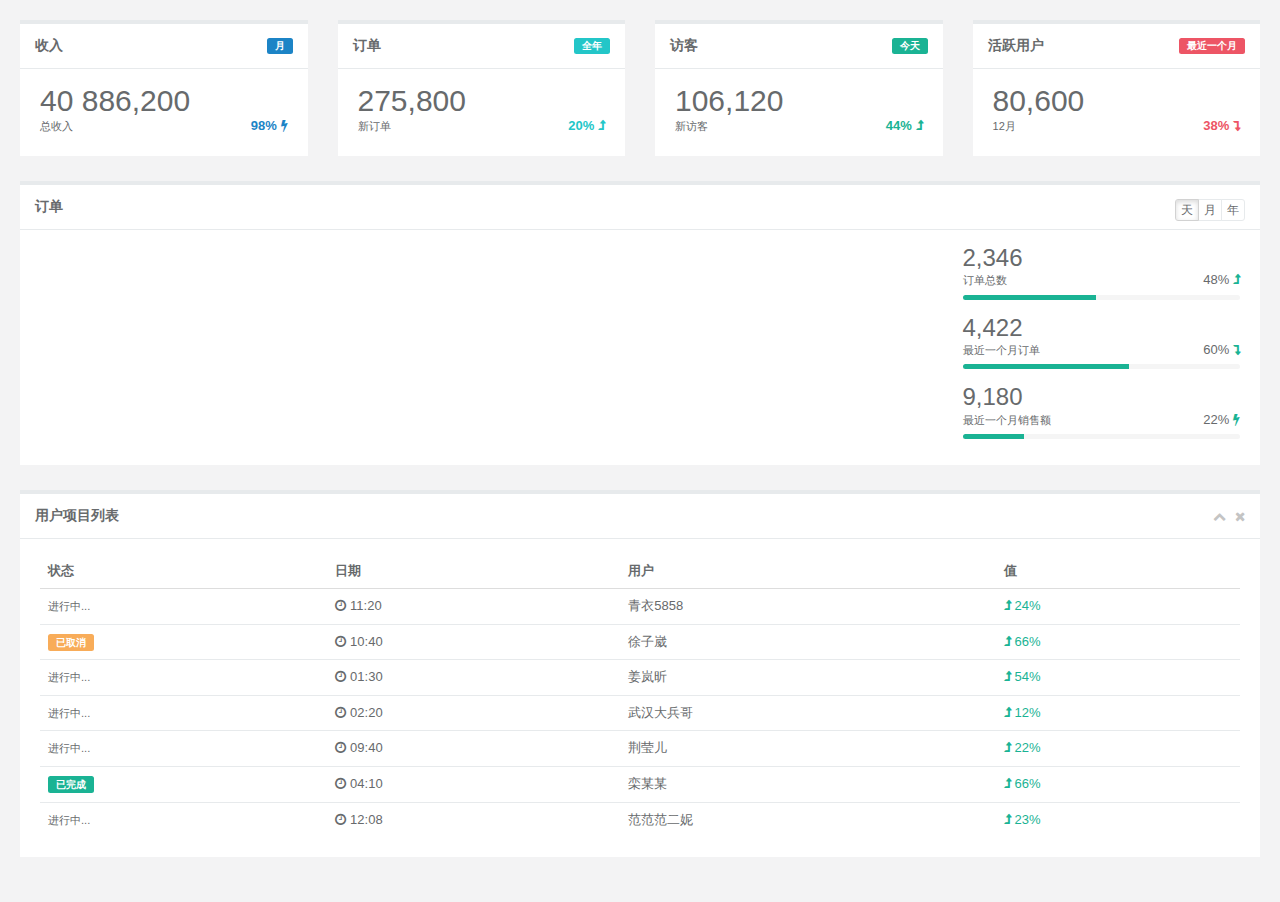
<file: ruoyi-admin/src/main/resources/templates/main_v1.html>
<!DOCTYPE html>
<html lang="zh" xmlns:th="http://www.thymeleaf.org">
<head>
    <meta charset="utf-8">
    <meta name="viewport" content="width=device-width, initial-scale=1.0">
    <title>统计</title>
    <link rel="shortcut icon" href="favicon.ico">
    <link href="../static/css/bootstrap.min.css" th:href="@{/css/bootstrap.min.css}" rel="stylesheet"/>
    <link href="../static/css/font-awesome.min.css" th:href="@{/css/font-awesome.min.css}" rel="stylesheet"/>
    <link href="../static/css/main/animate.min.css" th:href="@{/css/main/animate.min.css}" rel="stylesheet"/>
    <link href="../static/css/main/style.min862f.css" th:href="@{/css/main/style.min862f.css}" rel="stylesheet"/>
</head>

<body class="gray-bg">
    <div class="wrapper wrapper-content">

        <div class="row">
            <div class="col-sm-3">
                <div class="ibox float-e-margins">
                    <div class="ibox-title">
                        <span class="label label-success pull-right">月</span>
                        <h5>收入</h5>
                    </div>
                    <div class="ibox-content">
                        <h1 class="no-margins">40 886,200</h1>
                        <div class="stat-percent font-bold text-success">98% <i class="fa fa-bolt"></i>
                        </div>
                        <small>总收入</small>
                    </div>
                </div>
            </div>
            <div class="col-sm-3">
                <div class="ibox float-e-margins">
                    <div class="ibox-title">
                        <span class="label label-info pull-right">全年</span>
                        <h5>订单</h5>
                    </div>
                    <div class="ibox-content">
                        <h1 class="no-margins">275,800</h1>
                        <div class="stat-percent font-bold text-info">20% <i class="fa fa-level-up"></i>
                        </div>
                        <small>新订单</small>
                    </div>
                </div>
            </div>
            <div class="col-sm-3">
                <div class="ibox float-e-margins">
                    <div class="ibox-title">
                        <span class="label label-primary pull-right">今天</span>
                        <h5>访客</h5>
                    </div>
                    <div class="ibox-content">
                        <h1 class="no-margins">106,120</h1>
                        <div class="stat-percent font-bold text-navy">44% <i class="fa fa-level-up"></i>
                        </div>
                        <small>新访客</small>
                    </div>
                </div>
            </div>
            <div class="col-sm-3">
                <div class="ibox float-e-margins">
                    <div class="ibox-title">
                        <span class="label label-danger pull-right">最近一个月</span>
                        <h5>活跃用户</h5>
                    </div>
                    <div class="ibox-content">
                        <h1 class="no-margins">80,600</h1>
                        <div class="stat-percent font-bold text-danger">38% <i class="fa fa-level-down"></i>
                        </div>
                        <small>12月</small>
                    </div>
                </div>
            </div>
        </div>
        
        <div class="row">
            <div class="col-sm-12">
                <div class="ibox float-e-margins">
                    <div class="ibox-title">
                        <h5>订单</h5>
                        <div class="pull-right">
                            <div class="btn-group">
                                <button type="button" class="btn btn-xs btn-white active">天</button>
                                <button type="button" class="btn btn-xs btn-white">月</button>
                                <button type="button" class="btn btn-xs btn-white">年</button>
                            </div>
                        </div>
                    </div>
                    <div class="ibox-content">
                        <div class="row">
                            <div class="col-sm-9">
                                <div class="flot-chart">
                                    <div class="flot-chart-content" id="flot-dashboard-chart"></div>
                                </div>
                            </div>
                            <div class="col-sm-3">
                                <ul class="stat-list">
                                    <li>
                                        <h2 class="no-margins">2,346</h2>
                                        <small>订单总数</small>
                                        <div class="stat-percent">48% <i class="fa fa-level-up text-navy"></i>
                                        </div>
                                        <div class="progress progress-mini">
                                            <div style="width: 48%;" class="progress-bar"></div>
                                        </div>
                                    </li>
                                    <li>
                                        <h2 class="no-margins ">4,422</h2>
                                        <small>最近一个月订单</small>
                                        <div class="stat-percent">60% <i class="fa fa-level-down text-navy"></i>
                                        </div>
                                        <div class="progress progress-mini">
                                            <div style="width: 60%;" class="progress-bar"></div>
                                        </div>
                                    </li>
                                    <li>
                                        <h2 class="no-margins ">9,180</h2>
                                        <small>最近一个月销售额</small>
                                        <div class="stat-percent">22% <i class="fa fa-bolt text-navy"></i>
                                        </div>
                                        <div class="progress progress-mini">
                                            <div style="width: 22%;" class="progress-bar"></div>
                                        </div>
                                    </li>
                                 </ul>
                            </div>
                        </div>
                    </div>
                </div>
            </div>
        </div>
        
        <div class="row">
            <div class="col-sm-12">
                <div class="ibox float-e-margins">
                    <div class="ibox-title">
                        <h5>用户项目列表</h5>
                        <div class="ibox-tools">
                            <a class="collapse-link">
                                <i class="fa fa-chevron-up"></i>
                            </a>
                            <a class="close-link">
                                <i class="fa fa-times"></i>
                            </a>
                        </div>
                    </div>
                    <div class="ibox-content">
                        <table class="table table-hover no-margins">
                            <thead>
                                <tr>
                                    <th>状态</th>
                                    <th>日期</th>
                                    <th>用户</th>
                                    <th>值</th>
                                </tr>
                            </thead>
                            <tbody>
                                <tr>
                                    <td><small>进行中...</small>
                                    </td>
                                    <td><i class="fa fa-clock-o"></i> 11:20</td>
                                    <td>青衣5858</td>
                                    <td class="text-navy"> <i class="fa fa-level-up"></i> 24%</td>
                                </tr>
                                <tr>
                                    <td><span class="label label-warning">已取消</span>
                                    </td>
                                    <td><i class="fa fa-clock-o"></i> 10:40</td>
                                    <td>徐子崴</td>
                                    <td class="text-navy"> <i class="fa fa-level-up"></i> 66%</td>
                                </tr>
                                <tr>
                                    <td><small>进行中...</small>
                                    </td>
                                    <td><i class="fa fa-clock-o"></i> 01:30</td>
                                    <td>姜岚昕</td>
                                    <td class="text-navy"> <i class="fa fa-level-up"></i> 54%</td>
                                </tr>
                                <tr>
                                    <td><small>进行中...</small>
                                    </td>
                                    <td><i class="fa fa-clock-o"></i> 02:20</td>
                                    <td>武汉大兵哥</td>
                                    <td class="text-navy"> <i class="fa fa-level-up"></i> 12%</td>
                                </tr>
                                <tr>
                                    <td><small>进行中...</small>
                                    </td>
                                    <td><i class="fa fa-clock-o"></i> 09:40</td>
                                    <td>荆莹儿</td>
                                    <td class="text-navy"> <i class="fa fa-level-up"></i> 22%</td>
                                </tr>
                                <tr>
                                    <td><span class="label label-primary">已完成</span>
                                    </td>
                                    <td><i class="fa fa-clock-o"></i> 04:10</td>
                                    <td>栾某某</td>
                                    <td class="text-navy"> <i class="fa fa-level-up"></i> 66%</td>
                                </tr>
                                <tr>
                                    <td><small>进行中...</small>
                                    </td>
                                    <td><i class="fa fa-clock-o"></i> 12:08</td>
                                    <td>范范范二妮</td>
                                    <td class="text-navy"> <i class="fa fa-level-up"></i> 23%</td>
                                </tr>
                            </tbody>
                        </table>
                    </div>
                </div>
            </div>
         </div>
      </div>
    </div>
    <script th:src="@{/js/jquery.min.js}"></script>
    <script th:src="@{/js/bootstrap.min.js}"></script>
    <script th:src="@{/ajax/libs/flot/jquery.flot.js}"></script>
    
    <th:block th:include="include :: sparkline-js" />
    <script type="text/javascript">
	    $(document).ready(function () {
	        var data2 = [
	            [gd(2012, 1, 1), 7], [gd(2012, 1, 2), 6], [gd(2012, 1, 3), 4], [gd(2012, 1, 4), 8],
	            [gd(2012, 1, 5), 9], [gd(2012, 1, 6), 7], [gd(2012, 1, 7), 5], [gd(2012, 1, 8), 4],
	            [gd(2012, 1, 9), 7], [gd(2012, 1, 10), 8], [gd(2012, 1, 11), 9], [gd(2012, 1, 12), 6],
	            [gd(2012, 1, 13), 4], [gd(2012, 1, 14), 5], [gd(2012, 1, 15), 11], [gd(2012, 1, 16), 8],
	            [gd(2012, 1, 17), 8], [gd(2012, 1, 18), 11], [gd(2012, 1, 19), 11], [gd(2012, 1, 20), 6],
	            [gd(2012, 1, 21), 6], [gd(2012, 1, 22), 8], [gd(2012, 1, 23), 11], [gd(2012, 1, 24), 13],
	            [gd(2012, 1, 25), 7], [gd(2012, 1, 26), 9], [gd(2012, 1, 27), 9], [gd(2012, 1, 28), 8],
	            [gd(2012, 1, 29), 5], [gd(2012, 1, 30), 8], [gd(2012, 1, 31), 25]
	        ];
	
	        var data3 = [
	            [gd(2012, 1, 1), 800], [gd(2012, 1, 2), 500], [gd(2012, 1, 3), 600], [gd(2012, 1, 4), 700],
	            [gd(2012, 1, 5), 500], [gd(2012, 1, 6), 456], [gd(2012, 1, 7), 800], [gd(2012, 1, 8), 589],
	            [gd(2012, 1, 9), 467], [gd(2012, 1, 10), 876], [gd(2012, 1, 11), 689], [gd(2012, 1, 12), 700],
	            [gd(2012, 1, 13), 500], [gd(2012, 1, 14), 600], [gd(2012, 1, 15), 700], [gd(2012, 1, 16), 786],
	            [gd(2012, 1, 17), 345], [gd(2012, 1, 18), 888], [gd(2012, 1, 19), 888], [gd(2012, 1, 20), 888],
	            [gd(2012, 1, 21), 987], [gd(2012, 1, 22), 444], [gd(2012, 1, 23), 999], [gd(2012, 1, 24), 567],
	            [gd(2012, 1, 25), 786], [gd(2012, 1, 26), 666], [gd(2012, 1, 27), 888], [gd(2012, 1, 28), 900],
	            [gd(2012, 1, 29), 178], [gd(2012, 1, 30), 555], [gd(2012, 1, 31), 993]
	        ];
	
	
	        var dataset = [
	            {
	                label: "订单数",
	                data: data3,
	                color: "#1ab394",
	                bars: {
	                    show: true,
	                    align: "center",
	                    barWidth: 24 * 60 * 60 * 600,
	                    lineWidth: 0
	                }
	
	            }, {
	                label: "付款数",
	                data: data2,
	                yaxis: 2,
	                color: "#464f88",
	                lines: {
	                    lineWidth: 1,
	                    show: true,
	                    fill: true,
	                    fillColor: {
	                        colors: [{
	                            opacity: 0.2
	                        }, {
	                            opacity: 0.2
	                        }]
	                    }
	                },
	                splines: {
	                    show: false,
	                    tension: 0.6,
	                    lineWidth: 1,
	                    fill: 0.1
	                },
	            }
	        ];
	
	
	        var options = {
	            xaxis: {
	                mode: "time",
	                tickSize: [3, "day"],
	                tickLength: 0,
	                axisLabel: "Date",
	                axisLabelUseCanvas: true,
	                axisLabelFontSizePixels: 12,
	                axisLabelFontFamily: 'Arial',
	                axisLabelPadding: 10,
	                color: "#838383"
	            },
	            yaxes: [{
	                    position: "left",
	                    max: 1070,
	                    color: "#838383",
	                    axisLabelUseCanvas: true,
	                    axisLabelFontSizePixels: 12,
	                    axisLabelFontFamily: 'Arial',
	                    axisLabelPadding: 3
	            }, {
	                    position: "right",
	                    clolor: "#838383",
	                    axisLabelUseCanvas: true,
	                    axisLabelFontSizePixels: 12,
	                    axisLabelFontFamily: ' Arial',
	                    axisLabelPadding: 67
	            }
	            ],
	            legend: {
	                noColumns: 1,
	                labelBoxBorderColor: "#000000",
	                position: "nw"
	            },
	            grid: {
	                hoverable: false,
	                borderWidth: 0,
	                color: '#838383'
	            }
	        };
	
	        function gd(year, month, day) {
	            return new Date(year, month - 1, day).getTime();
	        }
	
	        var previousPoint = null,
	            previousLabel = null;
	
	        $.plot($("#flot-dashboard-chart"), dataset, options);
	    });
    </script>
</body>
</html>
</file>
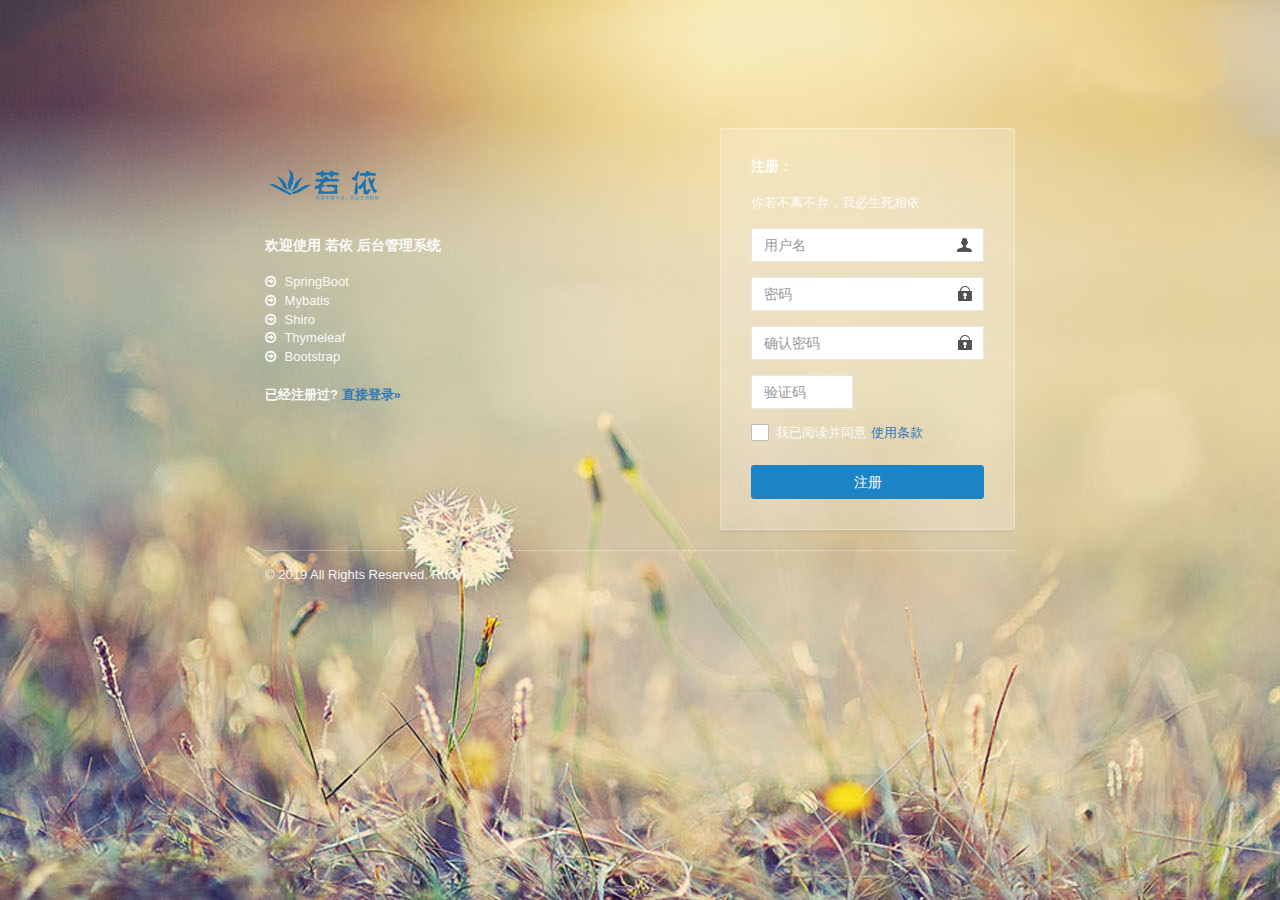
<file: ruoyi-admin/src/main/resources/templates/register.html>
<!DOCTYPE html>
<html  lang="zh" xmlns:th="http://www.thymeleaf.org">
<head>
    <meta charset="utf-8">
    <meta name="viewport" content="width=device-width, initial-scale=1.0, maximum-scale=1.0">
    <title>注册若依系统</title>
    <meta name="description" content="若依后台管理框架">
    <link href="../static/css/bootstrap.min.css" th:href="@{/css/bootstrap.min.css}" rel="stylesheet"/>
    <link href="../static/css/font-awesome.min.css" th:href="@{/css/font-awesome.min.css}" rel="stylesheet"/>
    <link href="../static/css/style.css" th:href="@{/css/style.css}" rel="stylesheet"/>
    <link href="../static/css/login.min.css" th:href="@{/css/login.min.css}" rel="stylesheet"/>
    <link href="../static/ruoyi/css/ry-ui.css" th:href="@{/ruoyi/css/ry-ui.css?v=4.2.0}" rel="stylesheet"/>
    <!-- 360浏览器急速模式 -->
    <meta name="renderer" content="webkit">
    <!-- 避免IE使用兼容模式 -->
    <meta http-equiv="X-UA-Compatible" content="IE=edge">
    <link rel="shortcut icon" href="../static/favicon.ico" th:href="@{favicon.ico}"/>
    <style type="text/css">label.error { position:inherit;  }</style>
</head>
<body class="signin">
    <div class="signinpanel">
        <div class="row">
            <div class="col-sm-7">
                <div class="signin-info">
                    <div class="logopanel m-b">
                        <h1><img alt="[ 若依 ]" src="../static/ruoyi.png" th:src="@{/ruoyi.png}"></h1>
                    </div>
                    <div class="m-b"></div>
                    <h4>欢迎使用 <strong>若依 后台管理系统</strong></h4>
                    <ul class="m-b">
                        <li><i class="fa fa-arrow-circle-o-right m-r-xs"></i> SpringBoot</li>
                        <li><i class="fa fa-arrow-circle-o-right m-r-xs"></i> Mybatis</li>
                        <li><i class="fa fa-arrow-circle-o-right m-r-xs"></i> Shiro</li>
                        <li><i class="fa fa-arrow-circle-o-right m-r-xs"></i> Thymeleaf</li>
                        <li><i class="fa fa-arrow-circle-o-right m-r-xs"></i> Bootstrap</li>
                    </ul>
                    <strong>已经注册过? <a th:href="@{/login}">直接登录&raquo;</a></strong>
                </div>
            </div>
            <div class="col-sm-5">
                <form id="registerForm" autocomplete="off">
                    <h4 class="no-margins">注册：</h4>
                    <p class="m-t-md">你若不离不弃，我必生死相依</p>
                    <input type="text"     name="username" class="form-control uname"         placeholder="用户名"   maxlength="20" />
                    <input type="password" name="password" class="form-control pword"         placeholder="密码"     maxlength="20" />
                    <input type="password" name="confirmPassword" class="form-control pword"  placeholder="确认密码" maxlength="20" />
					<div class="row m-t" th:if="${captchaEnabled==true}">
						<div class="col-xs-6">
						    <input type="text" name="validateCode" class="form-control code"  placeholder="验证码"   maxlength="5" >
						</div>
						<div class="col-xs-6">
							<a href="javascript:void(0);" title="点击更换验证码">
								<img th:src="@{captcha/captchaImage(type=${captchaType})}" class="imgcode" width="85%"/>
							</a>
						</div>
					</div>
                    <div class="checkbox-custom" th:classappend="${captchaEnabled==false} ? 'm-t'">
				        <input type="checkbox" id="acceptTerm" name="acceptTerm"> <label for="acceptTerm">我已阅读并同意</label>
				        <a href="https://gitee.com/y_project/RuoYi/blob/master/README.md" target="_blank">使用条款</a>
				    </div>
                    <button class="btn btn-success btn-block" id="btnSubmit" data-loading="正在验证注册，请稍后...">注册</button>
                </form>
            </div>
        </div>
        <div class="signup-footer">
            <div class="pull-left">
                &copy; 2019 All Rights Reserved. RuoYi <br>
            </div>
        </div>
    </div>
<script th:inline="javascript"> var ctx = [[@{/}]]; var captchaType = [[${captchaType}]]; </script>
<!-- 全局js -->
<script src="../static/js/jquery.min.js" th:src="@{/js/jquery.min.js}"></script>
<script src="../static/js/bootstrap.min.js" th:src="@{/js/bootstrap.min.js}"></script>
<!-- 验证插件 -->
<script src="../static/ajax/libs/validate/jquery.validate.min.js" th:src="@{/ajax/libs/validate/jquery.validate.min.js}"></script>
<script src="../static/ajax/libs/validate/messages_zh.min.js" th:src="@{/ajax/libs/validate/messages_zh.min.js}"></script>
<script src="../static/ajax/libs/layer/layer.min.js" th:src="@{/ajax/libs/layer/layer.min.js}"></script>
<script src="../static/ajax/libs/blockUI/jquery.blockUI.js" th:src="@{/ajax/libs/blockUI/jquery.blockUI.js}"></script>
<script src="../static/ruoyi/js/ry-ui.js" th:src="@{/ruoyi/js/ry-ui.js?v=4.2.0}"></script>
<script src="../static/ruoyi/register.js" th:src="@{/ruoyi/register.js}"></script>
</body>
</html>
</file>
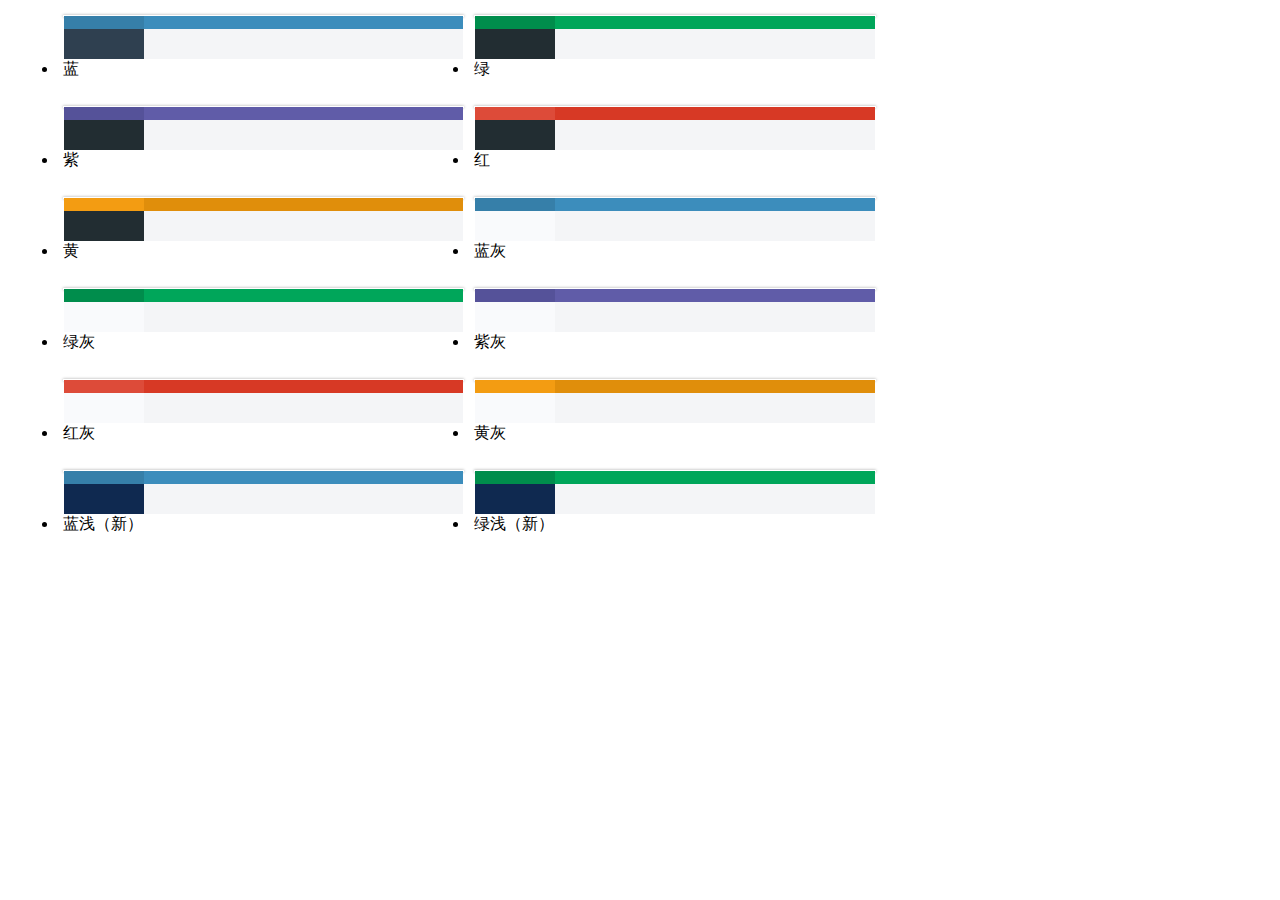
<file: ruoyi-admin/src/main/resources/templates/skin.html>
<!DOCTYPE html>
<html  lang="zh" xmlns:th="http://www.thymeleaf.org">
<head>
    <meta charset="utf-8">
    <meta name="viewport" content="width=device-width, initial-scale=1.0">
    <meta name="renderer" content="webkit">
    <title>主题选择</title>
    <!--[if lt IE 9]>
    <meta http-equiv="refresh" content="0;ie.html"/>
    <![endif]-->
    <link rel="shortcut icon" href="../static/favicon.ico" th:href="@{favicon.ico}"/>
    <link th:href="@{/css/bootstrap.min.css}" rel="stylesheet"/>
    <link th:href="@{/css/style.css}" rel="stylesheet"/>
    <style type="text/css">
		.list-unstyled{margin:10px;}
		.full-opacity-hover{opacity:1;filter:alpha(opacity=1);border:1px solid #fff}
		.full-opacity-hover:hover{border:1px solid #f00;}
	</style>
</head>
<body class="gray-bg">
<ul class="list-unstyled clearfix">
	<li style="float:left; width: 33.33333%; padding: 5px;">
		<a href="javascript:" data-skin="skin-blue|theme-dark" style="display: block; box-shadow: 0 0 3px rgba(0,0,0,0.4)" class="clearfix full-opacity-hover">
			<span style="width: 20%; float: left; height: 13px; background: #367fa9"></span>
			<span style="width: 80%; float: left; height: 13px; background: #3c8dbc"></span>
			<span style="width: 20%; float: left; height: 30px; background: #2f4050"></span>
			<span style="width: 80%; float: left; height: 30px; background: #f4f5f7"></span>
		</a>
		<p class="text-center">蓝</p>
	</li>
	
	<li style="float:left; width: 33.33333%; padding: 5px;">
		<a href="javascript:" data-skin="skin-green|theme-dark" style="display: block; box-shadow: 0 0 3px rgba(0,0,0,0.4)" class="clearfix full-opacity-hover">
			<span style="width: 20%; float: left; height: 13px; background: #008d4c"></span>
			<span style="width: 80%; float: left; height: 13px; background: #00a65a"></span>
			<span style="width: 20%; float: left; height: 30px; background: #222d32"></span>
			<span style="width: 80%; float: left; height: 30px; background: #f4f5f7"></span>
		</a>
		<p class="text-center">绿</p>
	</li>
	
	<li style="float:left; width: 33.33333%; padding: 5px;">
		<a href="javascript:" data-skin="skin-purple|theme-dark" style="display: block; box-shadow: 0 0 3px rgba(0,0,0,0.4)" class="clearfix full-opacity-hover">
			<span style="width: 20%; float: left; height: 13px; background: #555299"></span>
			<span style="width: 80%; float: left; height: 13px; background: #605ca8"></span>
			<span style="width: 20%; float: left; height: 30px; background: #222d32"></span>
			<span style="width: 80%; float: left; height: 30px; background: #f4f5f7"></span>
		</a>
		<p class="text-center">紫</p>
	</li>
	
	<li style="float:left; width: 33.33333%; padding: 5px;">
		<a href="javascript:" data-skin="skin-red|theme-dark" style="display: block; box-shadow: 0 0 3px rgba(0,0,0,0.4)" class="clearfix full-opacity-hover">
			<span style="width: 20%; float: left; height: 13px; background: #dd4b39"></span>
			<span style="width: 80%; float: left; height: 13px; background: #d73925"></span>
			<span style="width: 20%; float: left; height: 30px; background: #222d32"></span>
			<span style="width: 80%; float: left; height: 30px; background: #f4f5f7"></span>
		</a>
		<p class="text-center">红</p>
	</li>
	
	<li style="float:left; width: 33.33333%; padding: 5px;">
		<a href="javascript:" data-skin="skin-yellow|theme-dark" style="display: block; box-shadow: 0 0 3px rgba(0,0,0,0.4)" class="clearfix full-opacity-hover">
			<span style="width: 20%; float: left; height: 13px; background: #f39c12"></span>
			<span style="width: 80%; float: left; height: 13px; background: #e08e0b"></span>
			<span style="width: 20%; float: left; height: 30px; background: #222d32"></span>
			<span style="width: 80%; float: left; height: 30px; background: #f4f5f7"></span>
		</a>
		<p class="text-center">黄</p>
	</li>
	
	<li style="float:left; width: 33.33333%; padding: 5px;">
		<a href="javascript:" data-skin="skin-blue|theme-light" style="display: block; box-shadow: 0 0 3px rgba(0,0,0,0.4)" class="clearfix full-opacity-hover">
			<span style="width: 20%; float: left; height: 13px; background: #367fa9"></span>
			<span style="width: 80%; float: left; height: 13px; background: #3c8dbc"></span>
			<span style="width: 20%; float: left; height: 30px; background: #f9fafc"></span>
			<span style="width: 80%; float: left; height: 30px; background: #f4f5f7"></span>
		</a>
		<p class="text-center">蓝灰</p>
	</li>
	
	<li style="float:left; width: 33.33333%; padding: 5px;">
		<a href="javascript:" data-skin="skin-green|theme-light" style="display: block; box-shadow: 0 0 3px rgba(0,0,0,0.4)" class="clearfix full-opacity-hover">
			<span style="width: 20%; float: left; height: 13px; background: #008d4c"></span>
			<span style="width: 80%; float: left; height: 13px; background: #00a65a"></span>
			<span style="width: 20%; float: left; height: 30px; background: #f9fafc"></span>
			<span style="width: 80%; float: left; height: 30px; background: #f4f5f7"></span>
		</a>
		<p class="text-center">绿灰</p>
	</li>
	
	<li style="float:left; width: 33.33333%; padding: 5px;">
		<a href="javascript:" data-skin="skin-purple|theme-light" style="display: block; box-shadow: 0 0 3px rgba(0,0,0,0.4)" class="clearfix full-opacity-hover">
			<span style="width: 20%; float: left; height: 13px; background: #555299"></span>
			<span style="width: 80%; float: left; height: 13px; background: #605ca8"></span>
			<span style="width: 20%; float: left; height: 30px; background: #f9fafc"></span>
			<span style="width: 80%; float: left; height: 30px; background: #f4f5f7"></span>
		</a>
		<p class="text-center">紫灰</p>
	</li>
	
	<li style="float:left; width: 33.33333%; padding: 5px;">
		<a href="javascript:" data-skin="skin-red|theme-light" style="display: block; box-shadow: 0 0 3px rgba(0,0,0,0.4)" class="clearfix full-opacity-hover">
			<span style="width: 20%; float: left; height: 13px; background: #dd4b39"></span>
			<span style="width: 80%; float: left; height: 13px; background: #d73925"></span>
			<span style="width: 20%; float: left; height: 30px; background: #f9fafc"></span>
			<span style="width: 80%; float: left; height: 30px; background: #f4f5f7"></span>
		</a>
		<p class="text-center">红灰</p>
	</li>
	
	<li style="float:left; width: 33.33333%; padding: 5px;">
		<a href="javascript:" data-skin="skin-yellow|theme-light" style="display: block; box-shadow: 0 0 3px rgba(0,0,0,0.4)" class="clearfix full-opacity-hover">
			<span style="width: 20%; float: left; height: 13px; background: #f39c12"></span>
			<span style="width: 80%; float: left; height: 13px; background: #e08e0b"></span>
			<span style="width: 20%; float: left; height: 30px; background: #f9fafc"></span>
			<span style="width: 80%; float: left; height: 30px; background: #f4f5f7"></span>
		</a>
		<p class="text-center">黄灰</p>
	</li>
	
	<li style="float:left; width: 33.33333%; padding: 5px;">
		<a href="javascript:" data-skin="skin-blue|theme-blue" style="display: block; box-shadow: 0 0 3px rgba(0,0,0,0.4)" class="clearfix full-opacity-hover">
			<span style="width: 20%; float: left; height: 13px; background: #367fa9"></span>
			<span style="width: 80%; float: left; height: 13px; background: #3c8dbc"></span>
			<span style="width: 20%; float: left; height: 30px; background: rgba(15,41,80,1)"></span>
			<span style="width: 80%; float: left; height: 30px; background: #f4f5f7"></span>
		</a>
		<p class="text-center">蓝浅（新）</p>
	</li>
	<li style="float:left; width: 33.33333%; padding: 5px;">
		<a href="javascript:" data-skin="skin-green|theme-blue" style="display: block; box-shadow: 0 0 3px rgba(0,0,0,0.4)" class="clearfix full-opacity-hover">
			<span style="width: 20%; float: left; height: 13px; background: #008d4c"></span>
			<span style="width: 80%; float: left; height: 13px; background: #00a65a"></span>
			<span style="width: 20%; float: left; height: 30px; background: rgba(15,41,80,1)"></span>
			<span style="width: 80%; float: left; height: 30px; background: #f4f5f7"></span>
		</a>
		<p class="text-center">绿浅（新）</p>
	</li>
</ul>
</body>
<script th:src="@{/js/jquery.min.js}"></script>
<script th:src="@{/ruoyi/js/common.js?v=4.2.0}"></script>
<script type="text/javascript">
//皮肤样式列表
var skins = ["skin-blue", "skin-green", "skin-purple", "skin-red", "skin-yellow"];

// 主题样式列表
var themes = ["theme-dark", "theme-light", "theme-blue"];

$("[data-skin]").on('click',
function(e) {
    var skin = $(this).data('skin');
    $.each(skins, function(i) {
        parent.$("body").removeClass(skins[i]);
    });
    $.each(themes, function(i) {
        parent.$("body").removeClass(themes[i]);
    });
    parent.$("body").addClass(skin.split('|')[0]);
    parent.$("body").addClass(skin.split('|')[1]);
    storage.set('skin', skin);
});
</script>
</html>
</file>
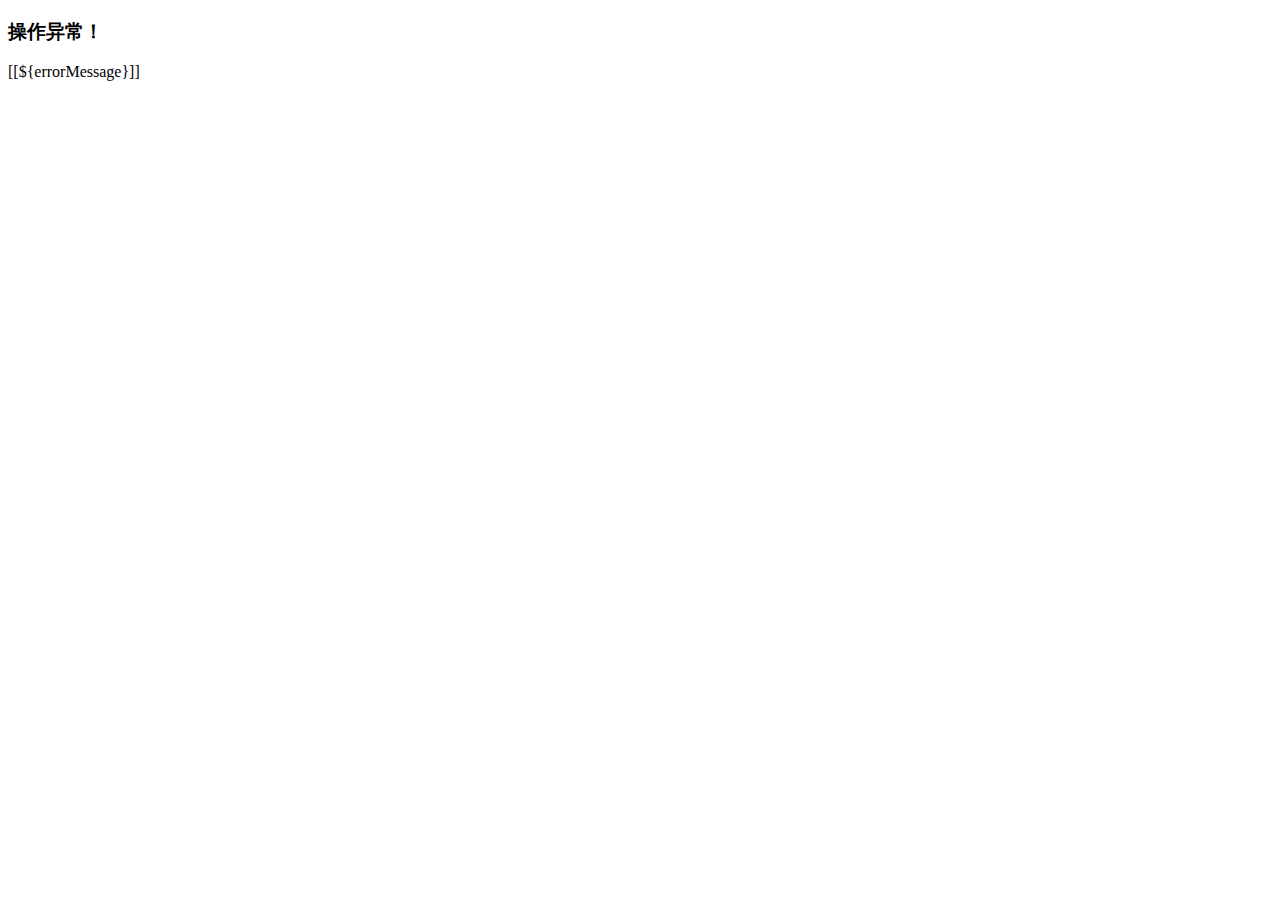
<file: ruoyi-admin/src/main/resources/templates/error/business.html>
<!DOCTYPE html>
<html lang="zh">
<head>
    <meta charset="utf-8">
    <meta name="viewport" content="width=device-width, initial-scale=1.0">
    <title>RuoYi - 403</title>
	<link th:href="@{/css/bootstrap.min.css}" rel="stylesheet"/>
    <link th:href="@{/css/animate.css}" rel="stylesheet"/>
    <link th:href="@{/css/style.css}" rel="stylesheet"/>
</head>
<body class="gray-bg">
    <div class="middle-box text-center animated fadeInDown">
        <h3 class="font-bold">操作异常！</h3>

        <div class="error-desc">
            [[${errorMessage}]]
        </div>
    </div>
</body>
</html>
</file>
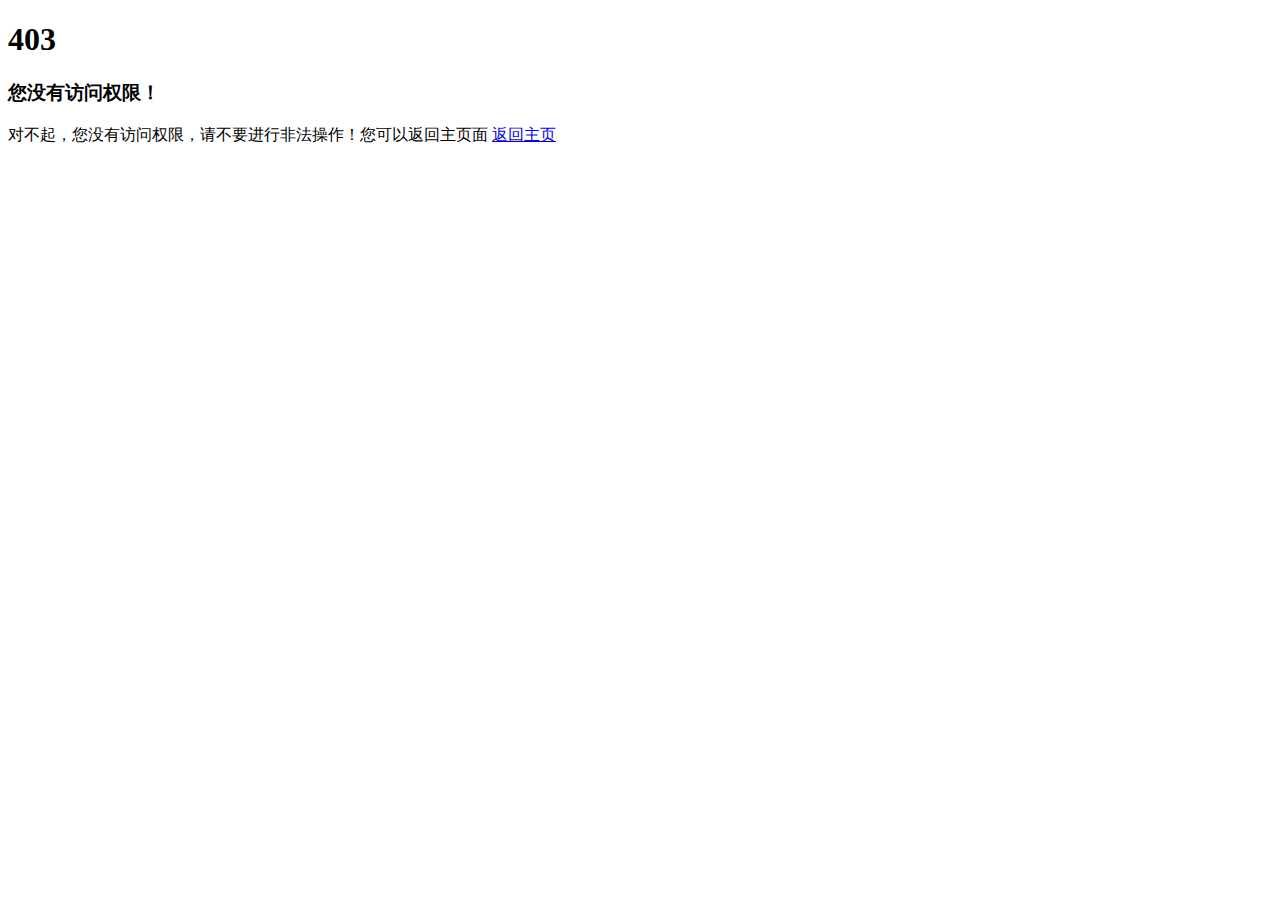
<file: ruoyi-admin/src/main/resources/templates/error/unauth.html>
<!DOCTYPE html>
<html lang="zh">
<head>
    <meta charset="utf-8">
    <meta name="viewport" content="width=device-width, initial-scale=1.0">
    <title>RuoYi - 403</title>
	<link th:href="@{/css/bootstrap.min.css}" rel="stylesheet"/>
    <link th:href="@{/css/animate.css}" rel="stylesheet"/>
    <link th:href="@{/css/style.css}" rel="stylesheet"/>
</head>
<body class="gray-bg">
    <div class="middle-box text-center animated fadeInDown">
        <h1>403</h1>
        <h3 class="font-bold">您没有访问权限！</h3>

        <div class="error-desc">
                                对不起，您没有访问权限，请不要进行非法操作！您可以返回主页面
            <a href="javascript:index()" class="btn btn-outline btn-primary btn-xs">返回主页</a>
        </div>
    </div>
    <script th:inline="javascript">
      var ctx = [[@{/}]];
      function index() {
          window.parent.frames.location.href = ctx + "index";
      }
    </script>
</body>
</html>
</file>
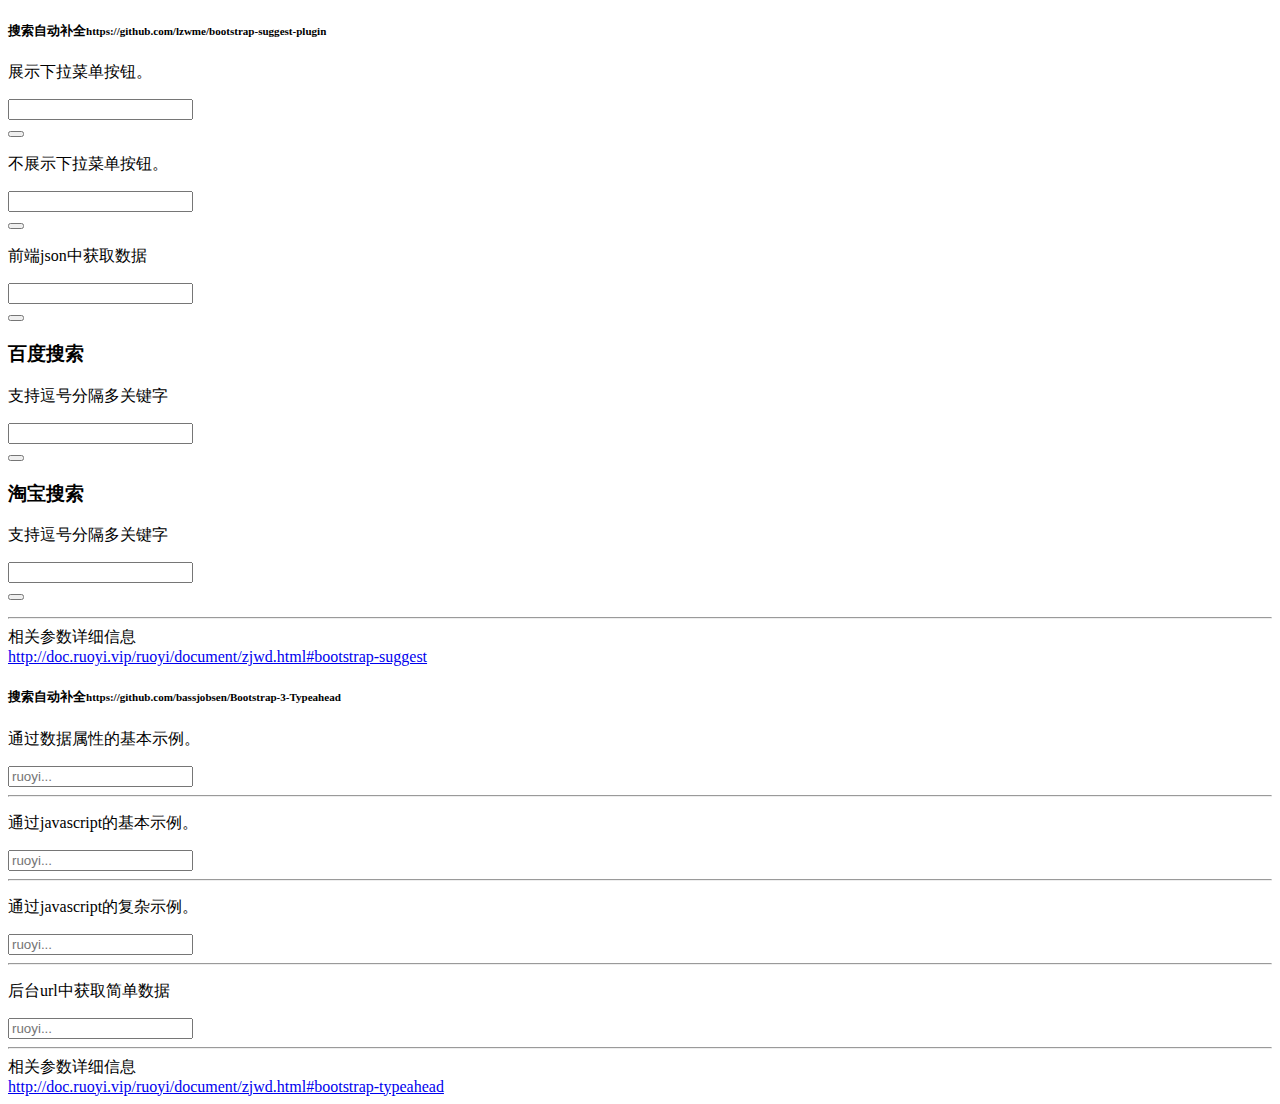
<file: ruoyi-admin/src/main/resources/templates/demo/form/autocomplete.html>
<!DOCTYPE html>
<html lang="zh">
<head>
	<th:block th:include="include :: header('搜索自动补全')" />
</head>
<body class="gray-bg">
      <div class="wrapper wrapper-content animated fadeInRight">
        <div class="row">
            <div class="col-sm-6">
                <div class="ibox float-e-margins">
                    <div class="ibox-title">
                        <h5>搜索自动补全<small>https://github.com/lzwme/bootstrap-suggest-plugin</small></h5>
                    </div>  
                    <div class="ibox-content">
                        <p>展示下拉菜单按钮。</p>
                        <div class="row">
                            <div class="col-lg-6">
                                <div class="input-group">
                                    <input type="text" class="form-control" id="suggest-demo-1">
                                    <div class="input-group-btn">
                                        <button type="button" class="btn btn-white dropdown-toggle" data-toggle="dropdown">
                                            <span class="caret"></span>
                                        </button>
                                        <ul class="dropdown-menu dropdown-menu-right" role="menu">
                                        </ul>
                                    </div>
                                </div>
                            </div>
                        </div>
                        
                        <p>不展示下拉菜单按钮。</p>
                        <div class="row">
                            <div class="col-lg-6">
                                <div class="input-group">
                                    <input type="text" class="form-control" id="suggest-demo-2">
                                    <div class="input-group-btn">
                                        <button type="button" class="btn btn-white dropdown-toggle" data-toggle="dropdown">
                                            <span class="caret"></span>
                                        </button>
                                        <ul class="dropdown-menu dropdown-menu-right" role="menu">
                                        </ul>
                                    </div>
                                </div>
                            </div>
                        </div>
                        
                        <p>前端json中获取数据</p>
                        <div class="row">
                            <div class="col-lg-6">
                                <div class="input-group">
                                    <input type="text" class="form-control" id="suggest-demo-3">
                                    <div class="input-group-btn">
                                        <button type="button" class="btn btn-white dropdown-toggle" data-toggle="dropdown">
                                            <span class="caret"></span>
                                        </button>
                                        <ul class="dropdown-menu dropdown-menu-right" role="menu">
                                        </ul>
                                    </div>
                                    <!-- /btn-group -->
                                </div>
                            </div>
                        </div>
                        
                        <h3>百度搜索</h3>
                        <p>支持逗号分隔多关键字</p>
                        <div class="row">
                            <div class="col-lg-6">
                                <div class="input-group" style="width: 300px;">
                                    <input type="text" class="form-control" id="baidu">
                                    <div class="input-group-btn">
                                        <button type="button" class="btn btn-white dropdown-toggle" data-toggle="dropdown">
                                            <span class="caret"></span>
                                        </button>
                                        <ul class="dropdown-menu dropdown-menu-right" role="menu">
                                        </ul>
                                    </div>
                                    <!-- /btn-group -->
                                </div>
                            </div>
                        </div>
                        
                        <h3>淘宝搜索</h3>
                        <p>支持逗号分隔多关键字</p>
                        <div class="row">
                            <div class="col-lg-6">
                                <div class="input-group" style="width: 400px;">
                                    <input type="text" class="form-control" id="taobao">
                                    <div class="input-group-btn">
                                        <button type="button" class="btn btn-white dropdown-toggle" data-toggle="dropdown">
                                            <span class="caret"></span>
                                        </button>
                                        <ul class="dropdown-menu dropdown-menu-right" role="menu">
                                        </ul>
                                    </div>
                                    <!-- /btn-group -->
                                </div>
                            </div>
                        </div>
                        <hr>
                        <div class="form-group">
                            <label class="font-noraml">相关参数详细信息</label>
                            <div><a href="http://doc.ruoyi.vip/ruoyi/document/zjwd.html#bootstrap-suggest" target="_blank">http://doc.ruoyi.vip/ruoyi/document/zjwd.html#bootstrap-suggest</a></div>
                        </div>
                    </div>
                </div>
            </div>
            
            <div class="col-sm-6">
                <div class="ibox float-e-margins">
                    <div class="ibox-title">
                        <h5>搜索自动补全<small>https://github.com/bassjobsen/Bootstrap-3-Typeahead</small></h5>
                    </div>  
                    <div class="ibox-content">
                        <p>通过数据属性的基本示例。</p>
                        <div class="row">
                            <div class="col-lg-6">
                           	    <input type="text" placeholder="ruoyi..." data-provide="typeahead" data-source='["ruoyi 1","ruoyi 2","ruoyi 3"]' class="form-control" />
                            </div>
                        </div>
                        <hr>
                        
                        <p>通过javascript的基本示例。</p>
                        <div class="row">
                            <div class="col-lg-6">
                                <input type="text" placeholder="ruoyi..." class="form-control" id="typeahead-demo-1"/>
                            </div>
                        </div>
                        
                        <hr>
                        <p>通过javascript的复杂示例。</p>
                        <div class="row">
                            <div class="col-lg-6">
                                <input type="text" placeholder="ruoyi..." class="form-control" id="typeahead-demo-2"/>
                            </div>
                        </div>
                        
                        <hr>
                        <p>后台url中获取简单数据</p>
                        <div class="row">
                            <div class="col-lg-6">
                                <input type="text" placeholder="ruoyi..." class="form-control" id="typeahead-demo-3"/>
                            </div>
                        </div>
                        
                        <hr>
                        <div class="form-group">
                            <label class="font-noraml">相关参数详细信息</label>
                            <div><a href="http://doc.ruoyi.vip/ruoyi/document/zjwd.html#bootstrap-typeahead" target="_blank">http://doc.ruoyi.vip/ruoyi/document/zjwd.html#bootstrap-typeahead</a></div>
                        </div>
                    </div>
                </div>
            </div>
        </div>
    </div>
    <th:block th:include="include :: footer" />
    <th:block th:include="include :: bootstrap-suggest-js" />
    <th:block th:include="include :: bootstrap-typeahead-js" />
    <script type="text/javascript">
        
	    var testBsSuggest = $("#suggest-demo-1").bsSuggest({
	        url: ctx + "demo/form/userModel",
	        idField: "userId",
	        keyField: "userName"
	    }).on('onDataRequestSuccess', function (e, result) {
	        console.log('onDataRequestSuccess: ', result);
	    }).on('onSetSelectValue', function (e, keyword) {
	        console.log('onSetSelectValue: ', keyword);
	    }).on('onUnsetSelectValue', function (e) {
	        console.log("onUnsetSelectValue");
	    });
	    
	    var testBsSuggest = $("#suggest-demo-2").bsSuggest({
	        url: ctx + "demo/form/userModel",
	        showBtn: false,
	        idField: "userId",
	        keyField: "userName"
	    }).on('onDataRequestSuccess', function (e, result) {
	        console.log('onDataRequestSuccess: ', result);
	    }).on('onSetSelectValue', function (e, keyword) {
	        console.log('onSetSelectValue: ', keyword);
	    }).on('onUnsetSelectValue', function (e) {
	        console.log("onUnsetSelectValue");
	    });
	
	    //data 数据中获取
	    var testdataBsSuggest = $("#suggest-demo-3").bsSuggest({
	        indexId: 1,
	        indexKey: 2,
	        data: {
	            'value': [
	                {
	                    'userId': '1',
	                    'userCode': '1000001',
	                    'userName': '测试1',
	                    'userPhone': '15888888888'
	                },
	                {
	                    'userId': '2',
	                    'userCode': '1000002',
	                    'userName': '测试2',
	                    'userPhone': '15888888888'
	                },
	                {
	                    'userId': '3',
	                    'userCode': '1000003',
	                    'userName': '测试3',
	                    'userPhone': '15888888888'
	                },
	                {
	                    'userId': '4',
	                    'userCode': '1000004',
	                    'userName': '测试4',
	                    'userPhone': '15888888888'
	                },
	                {
	                    'userId': '5',
	                    'userCode': '1000005',
	                    'userName': '测试5',
	                    'userPhone': '15888888888'
	                }
				],
	            'defaults': 'http://ruoyi.vip'
	        }
	    });
	    
	    //百度搜索测试
	    var baiduBsSuggest = $("#baidu").bsSuggest({
	        allowNoKeyword: false, //是否允许无关键字时请求数据
	        multiWord: true, //以分隔符号分割的多关键字支持
	        separator: ",", //多关键字支持时的分隔符，默认为空格
	        getDataMethod: "url", //获取数据的方式，总是从 URL 获取
	        url: 'http://unionsug.baidu.com/su?p=3&t=' + (new Date()).getTime() + '&wd=',
	        /*优先从url ajax 请求 json 帮助数据，注意最后一个参数为关键字请求参数*/
	        jsonp: 'cb',
	        /*如果从 url 获取数据，并且需要跨域，则该参数必须设置*/
	        processData: function (json) { // url 获取数据时，对数据的处理，作为 getData 的回调函数
	            var i, len, data = {
	                value: []
	            };
	            if (!json || !json.s || json.s.length === 0) {
	                return false;
	            }
	
	            console.log(json);
	            len = json.s.length;
	
	            jsonStr = "{'value':[";
	            for (i = 0; i < len; i++) {
	                data.value.push({
	                    word: json.s[i]
	                });
	            }
	            data.defaults = 'baidu';
	
	            //字符串转化为 js 对象
	            return data;
	        }
	    });
	    
	    //淘宝搜索建议测试
	    var taobaoBsSuggest = $("#taobao").bsSuggest({
	        indexId: 2, //data.value 的第几个数据，作为input输入框的内容
	        indexKey: 1, //data.value 的第几个数据，作为input输入框的内容
	        allowNoKeyword: false, //是否允许无关键字时请求数据
	        multiWord: true, //以分隔符号分割的多关键字支持
	        separator: ",", //多关键字支持时的分隔符，默认为空格
	        getDataMethod: "url", //获取数据的方式，总是从 URL 获取
	        effectiveFieldsAlias: {
	            Id: "序号",
	            Keyword: "关键字",
	            Count: "数量"
	        },
	        showHeader: true,
	        url: 'http://suggest.taobao.com/sug?code=utf-8&extras=1&q=',
	        /*优先从url ajax 请求 json 帮助数据，注意最后一个参数为关键字请求参数*/
	        jsonp: 'callback',
	        /*如果从 url 获取数据，并且需要跨域，则该参数必须设置*/
	        processData: function (json) { // url 获取数据时，对数据的处理，作为 getData 的回调函数
	            var i, len, data = {
	                value: []
	            };
	
	            if (!json || !json.result || json.result.length == 0) {
	                return false;
	            }
	
	            console.log(json);
	            len = json.result.length;
	
	            for (i = 0; i < len; i++) {
	                data.value.push({
	                    "Id": (i + 1),
	                    "Keyword": json.result[i][0],
	                    "Count": json.result[i][1]
	                });
	            }
	            console.log(data);
	            return data;
	        }
	    });
	    
	    $('#typeahead-demo-1').typeahead({
            source: ["ruoyi 1","ruoyi 2","ruoyi 3"]
        });
	    
	    $('#typeahead-demo-2').typeahead({
            source: [
                {"name": "Afghanistan", "code": "AF", "ccn0": "040"},
                {"name": "Land Islands", "code": "AX", "ccn0": "050"},
                {"name": "Albania", "code": "AL","ccn0": "060"},
                {"name": "Algeria", "code": "DZ","ccn0": "070"}
            ]
        });
	    
	    $.get(ctx + "demo/form/collection", function(data){
	    	$("#typeahead-demo-3").typeahead({
		        source: data.value
		    });
        },'json');
    </script>
</body>
</html>
</file>
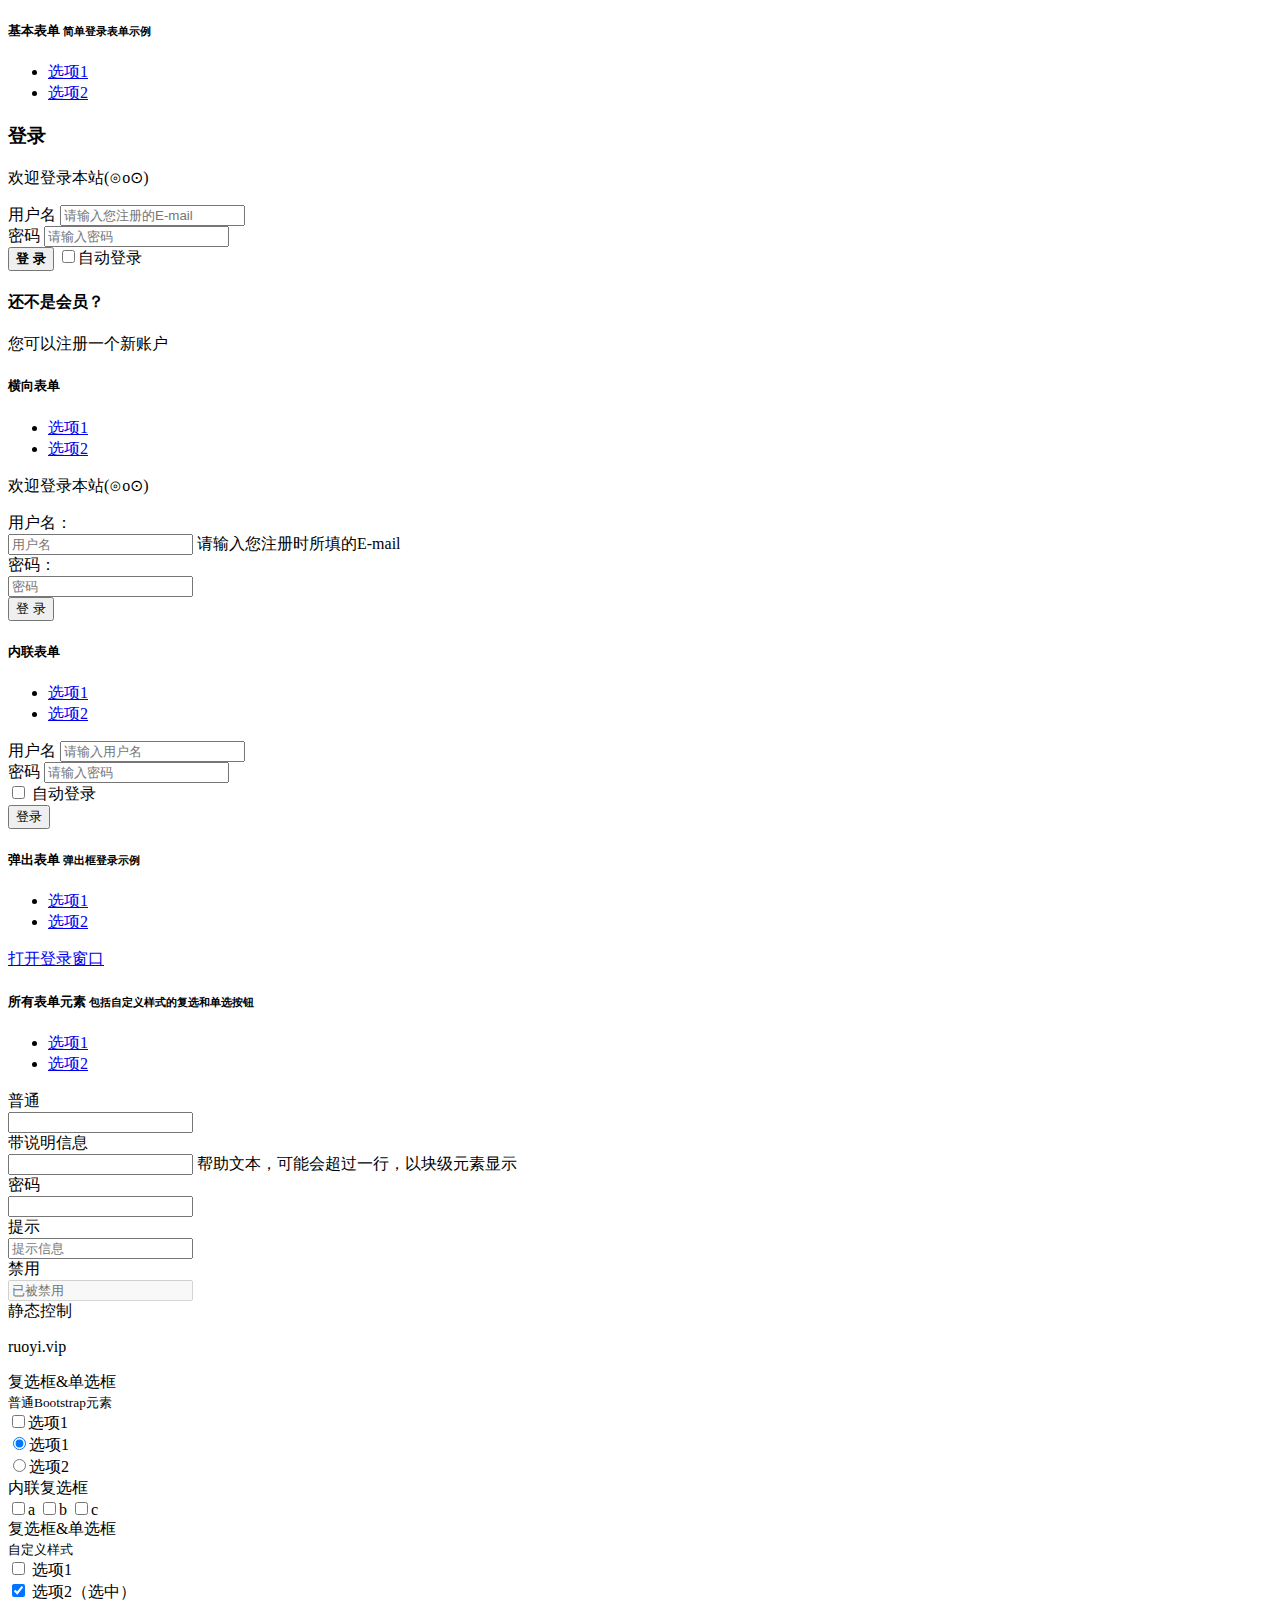
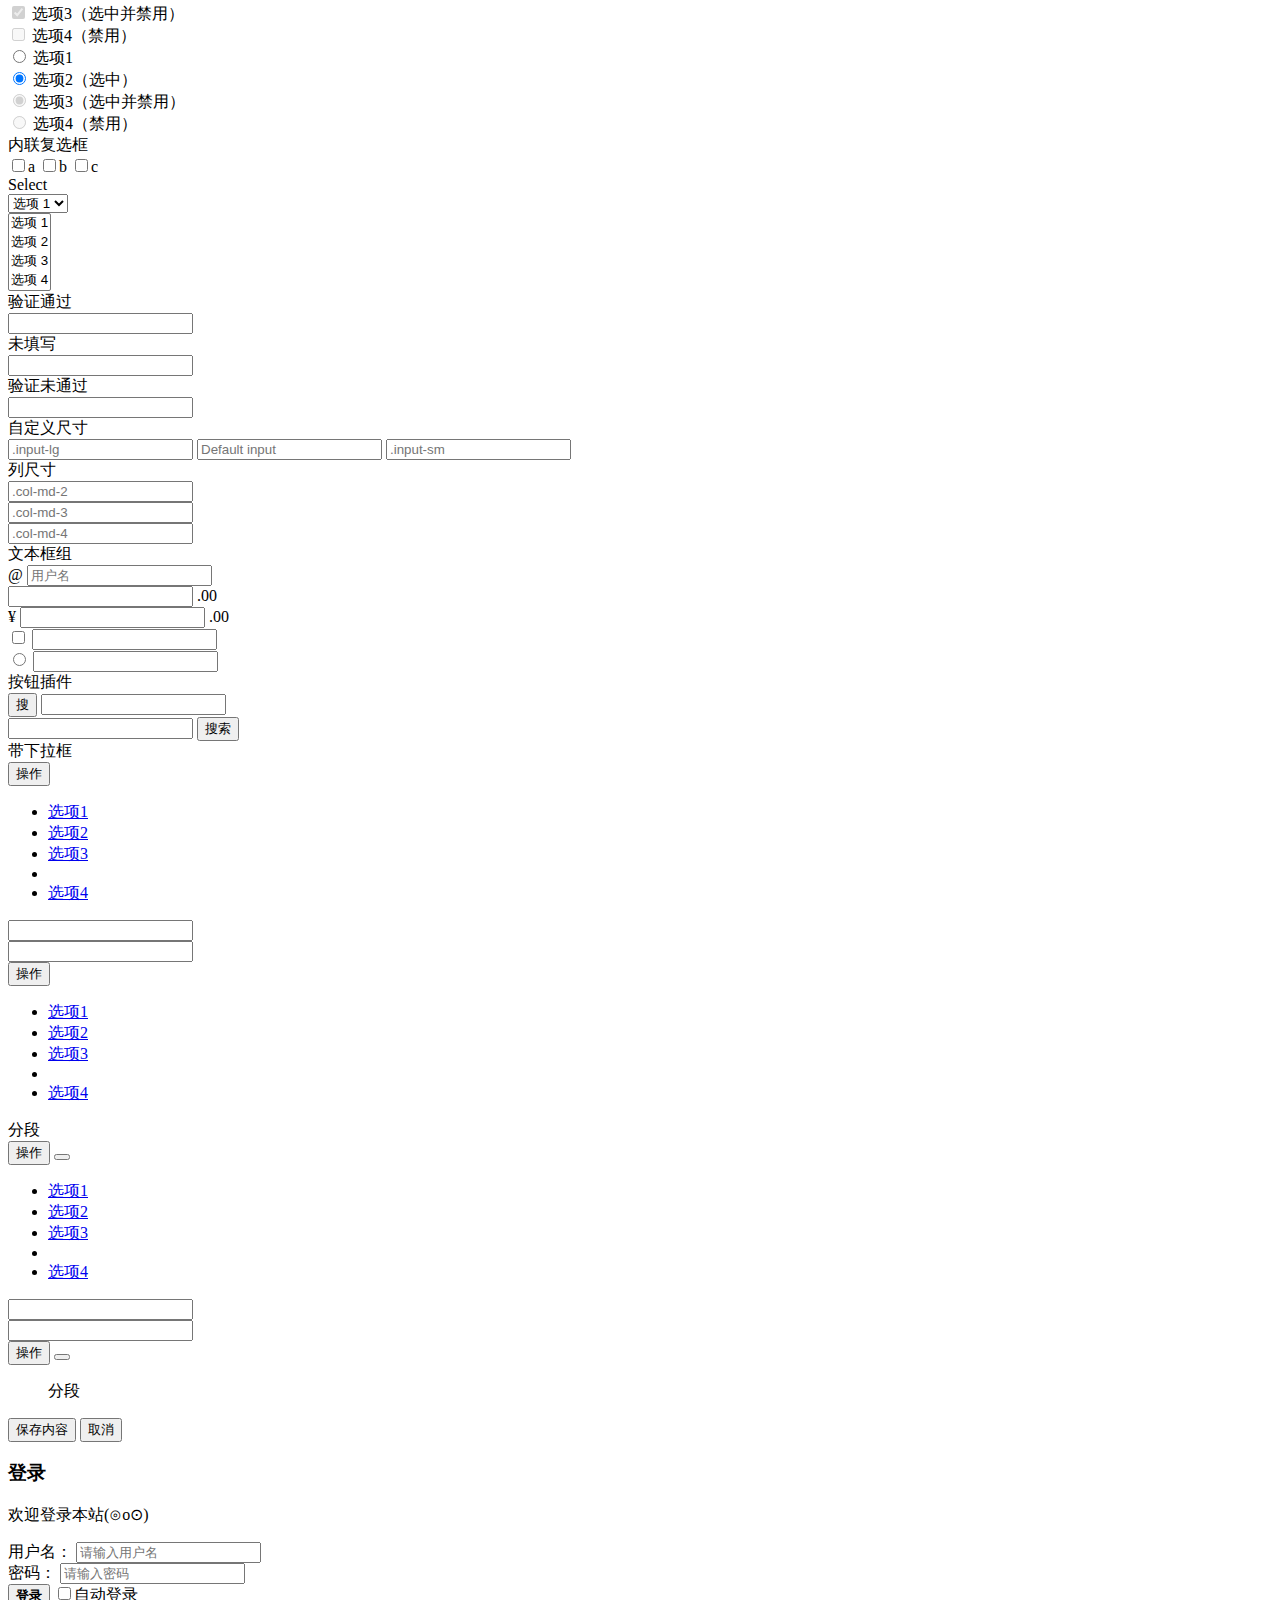
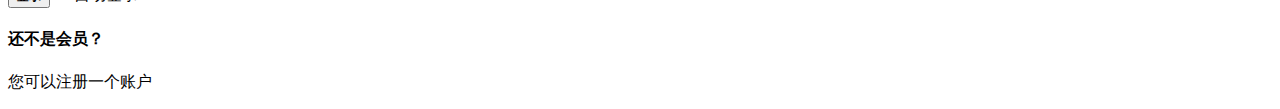
<file: ruoyi-admin/src/main/resources/templates/demo/form/basic.html>
<!DOCTYPE html>
<html lang="zh">
<head>
	<th:block th:include="include :: header('基本表单')" />
</head>
<body class="gray-bg">
    <div class="wrapper wrapper-content animated fadeInRight">
        <div class="row">
            <div class="col-sm-7">
                <div class="ibox float-e-margins">
                    <div class="ibox-title">
                        <h5>基本表单 <small>简单登录表单示例</small></h5>
                        <div class="ibox-tools">
                            <a class="collapse-link">
                                <i class="fa fa-chevron-up"></i>
                            </a>
                            <a class="dropdown-toggle" data-toggle="dropdown" href="form_basic.html#">
                                <i class="fa fa-wrench"></i>
                            </a>
                            <ul class="dropdown-menu dropdown-user">
                                <li><a href="form_basic.html#">选项1</a>
                                </li>
                                <li><a href="form_basic.html#">选项2</a>
                                </li>
                            </ul>
                            <a class="close-link">
                                <i class="fa fa-times"></i>
                            </a>
                        </div>
                    </div>
                    <div class="ibox-content">
                        <div class="row">
                            <div class="col-sm-6 b-r">
                                <h3 class="m-t-none m-b">登录</h3>
                                <p>欢迎登录本站(⊙o⊙)</p>
                                <form role="form">
                                    <div class="form-group">
                                        <label>用户名</label>
                                        <input type="email" placeholder="请输入您注册的E-mail" class="form-control">
                                    </div>
                                    <div class="form-group">
                                        <label>密码</label>
                                        <input type="password" placeholder="请输入密码" class="form-control">
                                    </div>
                                    <div>
                                        <button class="btn btn-sm btn-primary pull-right m-t-n-xs" type="submit"><strong>登 录</strong>
                                        </button>
                                        <label>
                                            <input type="checkbox">自动登录</label>
                                    </div>
                                </form>
                            </div>
                            <div class="col-sm-6">
                                <h4>还不是会员？</h4>
                                <p>您可以注册一个新账户</p>
                                <p class="text-center">
                                    <a href="form_basic.html"><i class="fa fa-sign-in big-icon"></i></a>
                                </p>
                            </div>
                        </div>
                    </div>
                </div>
            </div>
            <div class="col-sm-5">
                <div class="ibox float-e-margins">
                    <div class="ibox-title">
                        <h5>横向表单</h5>
                        <div class="ibox-tools">
                            <a class="collapse-link">
                                <i class="fa fa-chevron-up"></i>
                            </a>
                            <a class="dropdown-toggle" data-toggle="dropdown" href="form_basic.html#">
                                <i class="fa fa-wrench"></i>
                            </a>
                            <ul class="dropdown-menu dropdown-user">
                                <li><a href="form_basic.html#">选项1</a>
                                </li>
                                <li><a href="form_basic.html#">选项2</a>
                                </li>
                            </ul>
                            <a class="close-link">
                                <i class="fa fa-times"></i>
                            </a>
                        </div>
                    </div>
                    <div class="ibox-content">
                        <form class="form-horizontal">
                            <p>欢迎登录本站(⊙o⊙)</p>
                            <div class="form-group">
                                <label class="col-sm-3 control-label">用户名：</label>

                                <div class="col-sm-8">
                                    <input type="email" placeholder="用户名" class="form-control"> <span class="help-block m-b-none">请输入您注册时所填的E-mail</span>
                                </div>
                            </div>
                            <div class="form-group">
                                <label class="col-sm-3 control-label">密码：</label>

                                <div class="col-sm-8">
                                    <input type="password" placeholder="密码" class="form-control">
                                </div>
                            </div>
                            <div class="form-group">
                                <div class="col-sm-offset-3 col-sm-8">
                                    <button class="btn btn-sm btn-white" type="submit">登 录</button>
                                </div>
                            </div>
                        </form>
                    </div>
                </div>
            </div>
        </div>
        <div class="row">
            <div class="col-sm-8">
                <div class="ibox float-e-margins">
                    <div class="ibox-title">
                        <h5>内联表单</h5>
                        <div class="ibox-tools">
                            <a class="collapse-link">
                                <i class="fa fa-chevron-up"></i>
                            </a>
                            <a class="dropdown-toggle" data-toggle="dropdown" href="form_basic.html#">
                                <i class="fa fa-wrench"></i>
                            </a>
                            <ul class="dropdown-menu dropdown-user">
                                <li><a href="form_basic.html#">选项1</a>
                                </li>
                                <li><a href="form_basic.html#">选项2</a>
                                </li>
                            </ul>
                            <a class="close-link">
                                <i class="fa fa-times"></i>
                            </a>
                        </div>
                    </div>
                    <div class="ibox-content">
                        <form role="form" class="form-inline">
                            <div class="form-group">
                                <label for="exampleInputEmail2" class="sr-only">用户名</label>
                                <input type="email" placeholder="请输入用户名" id="exampleInputEmail2" class="form-control">
                            </div>
                            <div class="form-group">
                                <label for="exampleInputPassword2" class="sr-only">密码</label>
                                <input type="password" placeholder="请输入密码" id="exampleInputPassword2" class="form-control">
                            </div>
                            <div class="checkbox m-l m-r-xs">
                                <label>
                                    <input type="checkbox"><i></i> 自动登录</label>
                            </div>
                            <button class="btn btn-white" type="submit">登录</button>
                        </form>
                    </div>
                </div>
            </div>
            <div class="col-sm-4">
                <div class="ibox float-e-margins">
                    <div class="ibox-title">
                        <h5>弹出表单 <small>弹出框登录示例</small></h5>
                        <div class="ibox-tools">
                            <a class="collapse-link">
                                <i class="fa fa-chevron-up"></i>
                            </a>
                            <a class="dropdown-toggle" data-toggle="dropdown" href="form_basic.html#">
                                <i class="fa fa-wrench"></i>
                            </a>
                            <ul class="dropdown-menu dropdown-user">
                                <li><a href="form_basic.html#">选项1</a>
                                </li>
                                <li><a href="form_basic.html#">选项2</a>
                                </li>
                            </ul>
                            <a class="close-link">
                                <i class="fa fa-times"></i>
                            </a>
                        </div>
                    </div>
                    <div class="ibox-content">
                        <div class="text-center">
                            <a data-toggle="modal" class="btn btn-primary" href="form_basic.html#modal-form">打开登录窗口</a>
                        </div>
                    </div>
                </div>
            </div>
        </div>
        <div class="row">
            <div class="col-sm-12">
                <div class="ibox float-e-margins">
                    <div class="ibox-title">
                        <h5>所有表单元素 <small>包括自定义样式的复选和单选按钮</small></h5>
                        <div class="ibox-tools">
                            <a class="collapse-link">
                                <i class="fa fa-chevron-up"></i>
                            </a>
                            <a class="dropdown-toggle" data-toggle="dropdown" href="form_basic.html#">
                                <i class="fa fa-wrench"></i>
                            </a>
                            <ul class="dropdown-menu dropdown-user">
                                <li><a href="form_basic.html#">选项1</a>
                                </li>
                                <li><a href="form_basic.html#">选项2</a>
                                </li>
                            </ul>
                            <a class="close-link">
                                <i class="fa fa-times"></i>
                            </a>
                        </div>
                    </div>
                    <div class="ibox-content">
                        <form method="get" class="form-horizontal">
                            <div class="form-group">
                                <label class="col-sm-2 control-label">普通</label>

                                <div class="col-sm-10">
                                    <input type="text" class="form-control">
                                </div>
                            </div>
                            <div class="hr-line-dashed"></div>
                            <div class="form-group">
                                <label class="col-sm-2 control-label">带说明信息</label>
                                <div class="col-sm-10">
                                    <input type="text" class="form-control"> <span class="help-block m-b-none">帮助文本，可能会超过一行，以块级元素显示</span>
                                </div>
                            </div>
                            <div class="hr-line-dashed"></div>
                            <div class="form-group">
                                <label class="col-sm-2 control-label">密码</label>

                                <div class="col-sm-10">
                                    <input type="password" class="form-control" name="password">
                                </div>
                            </div>
                            <div class="hr-line-dashed"></div>
                            <div class="form-group">
                                <label class="col-sm-2 control-label">提示</label>

                                <div class="col-sm-10">
                                    <input type="text" placeholder="提示信息" class="form-control">
                                </div>
                            </div>
                            <div class="hr-line-dashed"></div>
                            <div class="form-group">
                                <label class="col-sm-2 control-label">禁用</label>

                                <div class="col-sm-10">
                                    <input type="text" disabled="" placeholder="已被禁用" class="form-control">
                                </div>
                            </div>
                            <div class="hr-line-dashed"></div>
                            <div class="form-group">
                                <label class="col-sm-2 control-label">静态控制</label>

                                <div class="col-sm-10">
                                    <p class="form-control-static">ruoyi.vip</p>
                                </div>
                            </div>
                            <div class="hr-line-dashed"></div>
                            <div class="form-group">
                                <label class="col-sm-2 control-label">复选框&amp;单选框
                                    <br/>
                                    <small class="text-navy">普通Bootstrap元素</small>
                                </label>

                                <div class="col-sm-10">
                                    <div class="checkbox">
                                        <label>
                                            <input type="checkbox" value="">选项1</label>
                                    </div>
                                    <div class="radio">
                                        <label>
                                            <input type="radio" checked="" value="option1" id="optionsRadios1" name="optionsRadios">选项1</label>
                                    </div>
                                    <div class="radio">
                                        <label>
                                            <input type="radio" value="option2" id="optionsRadios2" name="optionsRadios">选项2</label>
                                    </div>
                                </div>
                            </div>
                            <div class="hr-line-dashed"></div>
                            <div class="form-group">
                                <label class="col-sm-2 control-label">内联复选框</label>

                                <div class="col-sm-10">
                                    <label class="checkbox-inline">
                                        <input type="checkbox" value="option1" id="inlineCheckbox1">a</label>
                                    <label class="checkbox-inline">
                                        <input type="checkbox" value="option2" id="inlineCheckbox2">b</label>
                                    <label class="checkbox-inline">
                                        <input type="checkbox" value="option3" id="inlineCheckbox3">c</label>
                                </div>
                            </div>
                            <div class="hr-line-dashed"></div>
                            <div class="form-group">
                                <label class="col-sm-2 control-label">复选框&amp;单选框
                                    <br/><small class="text-navy">自定义样式</small>
                                </label>

                                <div class="col-sm-10">
                                    <div class="checkbox check-box">
                                        <label>
                                            <input type="checkbox" value=""> <i></i> 选项1</label>
                                    </div>
                                    <div class="checkbox check-box">
                                        <label>
                                            <input type="checkbox" value="" checked=""> <i></i> 选项2（选中）</label>
                                    </div>
                                    <div class="checkbox check-box">
                                        <label>
                                            <input type="checkbox" value="" disabled="" checked=""> <i></i> 选项3（选中并禁用）</label>
                                    </div>
                                    <div class="checkbox check-box">
                                        <label>
                                            <input type="checkbox" value="" disabled=""> <i></i> 选项4（禁用）</label>
                                    </div>
                                    <div class="radio check-box">
                                        <label>
                                            <input type="radio" value="option1" name="a"> <i></i> 选项1</label>
                                    </div>
                                    <div class="radio check-box">
                                        <label>
                                            <input type="radio" checked="" value="option2" name="a"> <i></i> 选项2（选中）</label>
                                    </div>
                                    <div class="radio check-box">
                                        <label>
                                            <input type="radio" disabled="" checked="" value="option2"> <i></i> 选项3（选中并禁用）</label>
                                    </div>
                                    <div class="radio check-box">
                                        <label>
                                            <input type="radio" disabled="" name="a"> <i></i> 选项4（禁用）</label>
                                    </div>
                                </div>
                            </div>
                            <div class="hr-line-dashed"></div>
                            <div class="form-group">
                                <label class="col-sm-2 control-label">内联复选框</label>

                                <div class="col-sm-10">
                                    <label class="checkbox-inline check-box">
                                        <input type="checkbox" value="option1">a</label>
                                    <label class="checkbox-inline check-box">
                                        <input type="checkbox" value="option2">b</label>
                                    <label class="checkbox-inline check-box">
                                        <input type="checkbox" value="option3">c</label>
                                </div>
                            </div>
                            <div class="hr-line-dashed"></div>
                            <div class="form-group">
                                <label class="col-sm-2 control-label">Select</label>

                                <div class="col-sm-10">
                                    <select class="form-control m-b" name="account">
                                        <option>选项 1</option>
                                        <option>选项 2</option>
                                        <option>选项 3</option>
                                        <option>选项 4</option>
                                    </select>

                                    <div class="col-sm-4 m-l-n">
                                        <select class="form-control" multiple="">
                                            <option>选项 1</option>
                                            <option>选项 2</option>
                                            <option>选项 3</option>
                                            <option>选项 4</option>
                                        </select>
                                    </div>
                                </div>
                            </div>
                            <div class="hr-line-dashed"></div>
                            <div class="form-group has-success">
                                <label class="col-sm-2 control-label">验证通过</label>

                                <div class="col-sm-10">
                                    <input type="text" class="form-control">
                                </div>
                            </div>
                            <div class="hr-line-dashed"></div>
                            <div class="form-group has-warning">
                                <label class="col-sm-2 control-label">未填写</label>

                                <div class="col-sm-10">
                                    <input type="text" class="form-control">
                                </div>
                            </div>
                            <div class="hr-line-dashed"></div>
                            <div class="form-group has-error">
                                <label class="col-sm-2 control-label">验证未通过</label>

                                <div class="col-sm-10">
                                    <input type="text" class="form-control">
                                </div>
                            </div>
                            <div class="hr-line-dashed"></div>
                            <div class="form-group">
                                <label class="col-sm-2 control-label">自定义尺寸</label>

                                <div class="col-sm-10">
                                    <input type="text" placeholder=".input-lg" class="form-control input-lg m-b">
                                    <input type="text" placeholder="Default input" class="form-control m-b">
                                    <input type="text" placeholder=".input-sm" class="form-control input-sm">
                                </div>
                            </div>
                            <div class="hr-line-dashed"></div>
                            <div class="form-group">
                                <label class="col-sm-2 control-label">列尺寸</label>

                                <div class="col-sm-10">
                                    <div class="row">
                                        <div class="col-md-2">
                                            <input type="text" placeholder=".col-md-2" class="form-control">
                                        </div>
                                        <div class="col-md-3">
                                            <input type="text" placeholder=".col-md-3" class="form-control">
                                        </div>
                                        <div class="col-md-4">
                                            <input type="text" placeholder=".col-md-4" class="form-control">
                                        </div>
                                    </div>
                                </div>
                            </div>
                            <div class="hr-line-dashed"></div>
                            <div class="form-group">
                                <label class="col-sm-2 control-label">文本框组</label>

                                <div class="col-sm-10">
                                    <div class="input-group m-b"><span class="input-group-addon">@</span>
                                        <input type="text" placeholder="用户名" class="form-control">
                                    </div>
                                    <div class="input-group m-b">
                                        <input type="text" class="form-control"> <span class="input-group-addon">.00</span>
                                    </div>
                                    <div class="input-group m-b"><span class="input-group-addon">&yen;</span>
                                        <input type="text" class="form-control"> <span class="input-group-addon">.00</span>
                                    </div>
                                    <div class="input-group m-b"><span class="input-group-addon"> <input type="checkbox"> </span>
                                        <input type="text" class="form-control">
                                    </div>
                                    <div class="input-group"><span class="input-group-addon"> <input type="radio"> </span>
                                        <input type="text" class="form-control">
                                    </div>
                                </div>
                            </div>
                            <div class="hr-line-dashed"></div>
                            <div class="form-group">
                                <label class="col-sm-2 control-label">按钮插件</label>

                                <div class="col-sm-10">
                                    <div class="input-group m-b"><span class="input-group-btn">
                                            <button type="button" class="btn btn-primary">搜</button> </span>
                                        <input type="text" class="form-control">
                                    </div>
                                    <div class="input-group">
                                        <input type="text" class="form-control"> <span class="input-group-btn"> <button type="button" class="btn btn-primary">搜索
                                        </button> </span>
                                    </div>
                                </div>
                            </div>
                            <div class="hr-line-dashed"></div>
                            <div class="form-group">
                                <label class="col-sm-2 control-label">带下拉框</label>

                                <div class="col-sm-10">
                                    <div class="input-group m-b">
                                        <div class="input-group-btn">
                                            <button data-toggle="dropdown" class="btn btn-white dropdown-toggle" type="button">操作 <span class="caret"></span>
                                            </button>
                                            <ul class="dropdown-menu">
                                                <li><a href="form_basic.html#">选项1</a>
                                                </li>
                                                <li><a href="form_basic.html#">选项2</a>
                                                </li>
                                                <li><a href="form_basic.html#">选项3</a>
                                                </li>
                                                <li class="divider"></li>
                                                <li><a href="form_basic.html#">选项4</a>
                                                </li>
                                            </ul>
                                        </div>
                                        <input type="text" class="form-control">
                                    </div>
                                    <div class="input-group">
                                        <input type="text" class="form-control">

                                        <div class="input-group-btn">
                                            <button data-toggle="dropdown" class="btn btn-white dropdown-toggle" type="button">操作 <span class="caret"></span>
                                            </button>
                                            <ul class="dropdown-menu pull-right">
                                                <li><a href="form_basic.html#">选项1</a>
                                                </li>
                                                <li><a href="form_basic.html#">选项2</a>
                                                </li>
                                                <li><a href="form_basic.html#">选项3</a>
                                                </li>
                                                <li class="divider"></li>
                                                <li><a href="form_basic.html#">选项4</a>
                                                </li>
                                            </ul>
                                        </div>
                                    </div>
                                </div>
                            </div>
                            <div class="hr-line-dashed"></div>
                            <div class="form-group">
                                <label class="col-sm-2 control-label">分段</label>

                                <div class="col-sm-10">
                                    <div class="input-group m-b">
                                        <div class="input-group-btn">
                                            <button tabindex="-1" class="btn btn-white" type="button">操作</button>
                                            <button data-toggle="dropdown" class="btn btn-white dropdown-toggle" type="button"><span class="caret"></span>
                                            </button>
                                            <ul class="dropdown-menu">
                                                <li><a href="form_basic.html#">选项1</a>
                                                </li>
                                                <li><a href="form_basic.html#">选项2</a>
                                                </li>
                                                <li><a href="form_basic.html#">选项3</a>
                                                </li>
                                                <li class="divider"></li>
                                                <li><a href="form_basic.html#">选项4</a>
                                                </li>
                                            </ul>
                                        </div>
                                        <input type="text" class="form-control">
                                    </div>
                                    <div class="input-group">
                                        <input type="text" class="form-control">

                                        <div class="input-group-btn">
                                            <button tabindex="-1" class="btn btn-white" type="button">操作</button>
                                            <button data-toggle="dropdown" class="btn btn-white dropdown-toggle" type="button"><span class="caret"></span>
                                            </button>
                                            <ul class="dropdown-menu pull-right">
                                                	分段
                                            </ul>
                                        </div>
                                    </div>
                                </div>
                            </div>
                            <div class="hr-line-dashed"></div>
                            <div class="form-group">
                                <div class="col-sm-4 col-sm-offset-2">
                                    <button class="btn btn-primary" type="submit">保存内容</button>
                                    <button class="btn btn-white" type="submit">取消</button>
                                </div>
                            </div>
                        </form>
                    </div>
                </div>
            </div>
        </div>
    </div>

    <div id="modal-form" class="modal fade" aria-hidden="true">
        <div class="modal-dialog">
            <div class="modal-content">
                <div class="modal-body">
                    <div class="row">
                        <div class="col-sm-6 b-r">
                            <h3 class="m-t-none m-b">登录</h3>

                            <p>欢迎登录本站(⊙o⊙)</p>

                            <form role="form">
                                <div class="form-group">
                                    <label>用户名：</label>
                                    <input type="email" placeholder="请输入用户名" class="form-control">
                                </div>
                                <div class="form-group">
                                    <label>密码：</label>
                                    <input type="password" placeholder="请输入密码" class="form-control">
                                </div>
                                <div>
                                    <button class="btn btn-sm btn-primary pull-right m-t-n-xs" type="submit"><strong>登录</strong>
                                    </button>
                                    <label>
                                        <input type="checkbox" class="i-checks">自动登录</label>
                                </div>
                            </form>
                        </div>
                        <div class="col-sm-6">
                            <h4>还不是会员？</h4>
                            <p>您可以注册一个账户</p>
                            <p class="text-center">
                                <a href="form_basic.html"><i class="fa fa-sign-in big-icon"></i></a>
                            </p>
                        </div>
                    </div>
                </div>
            </div>
        </div>
    </div>
    <th:block th:include="include :: footer" />
</body>
</html>
</file>
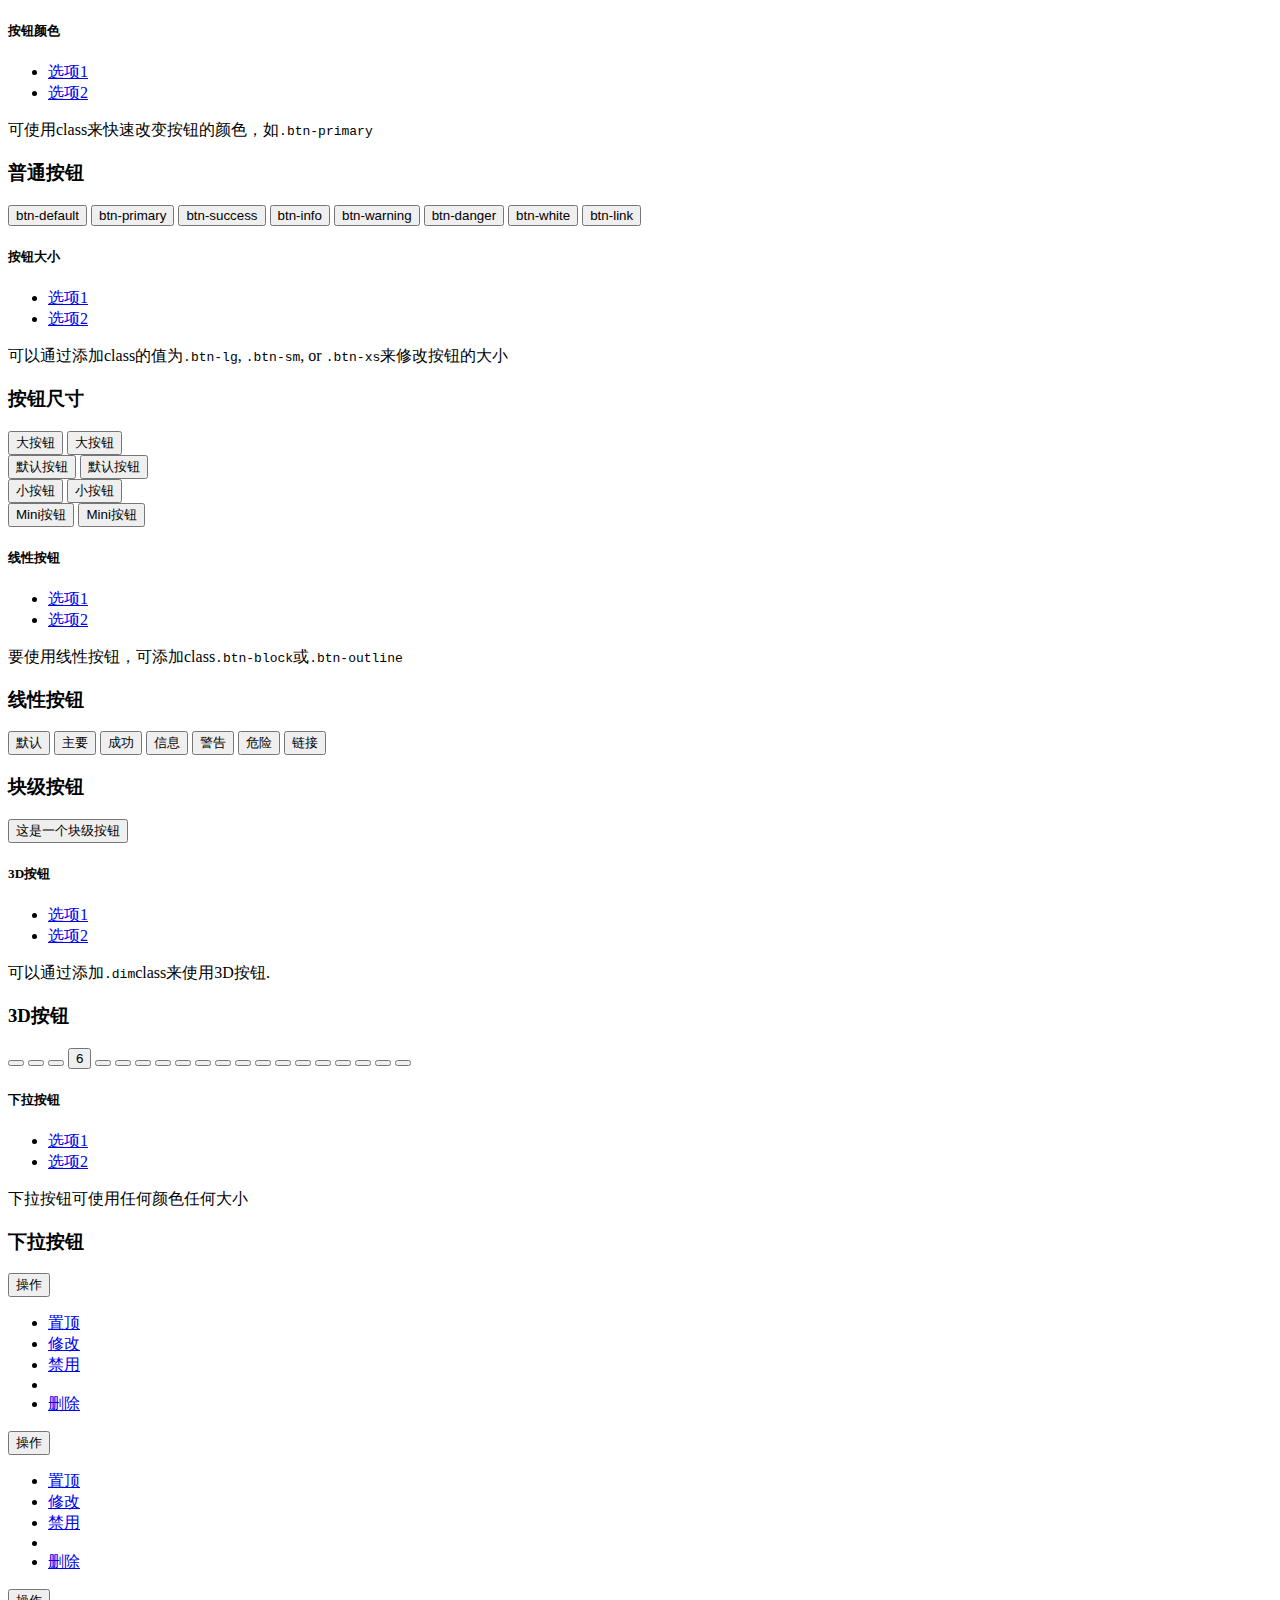
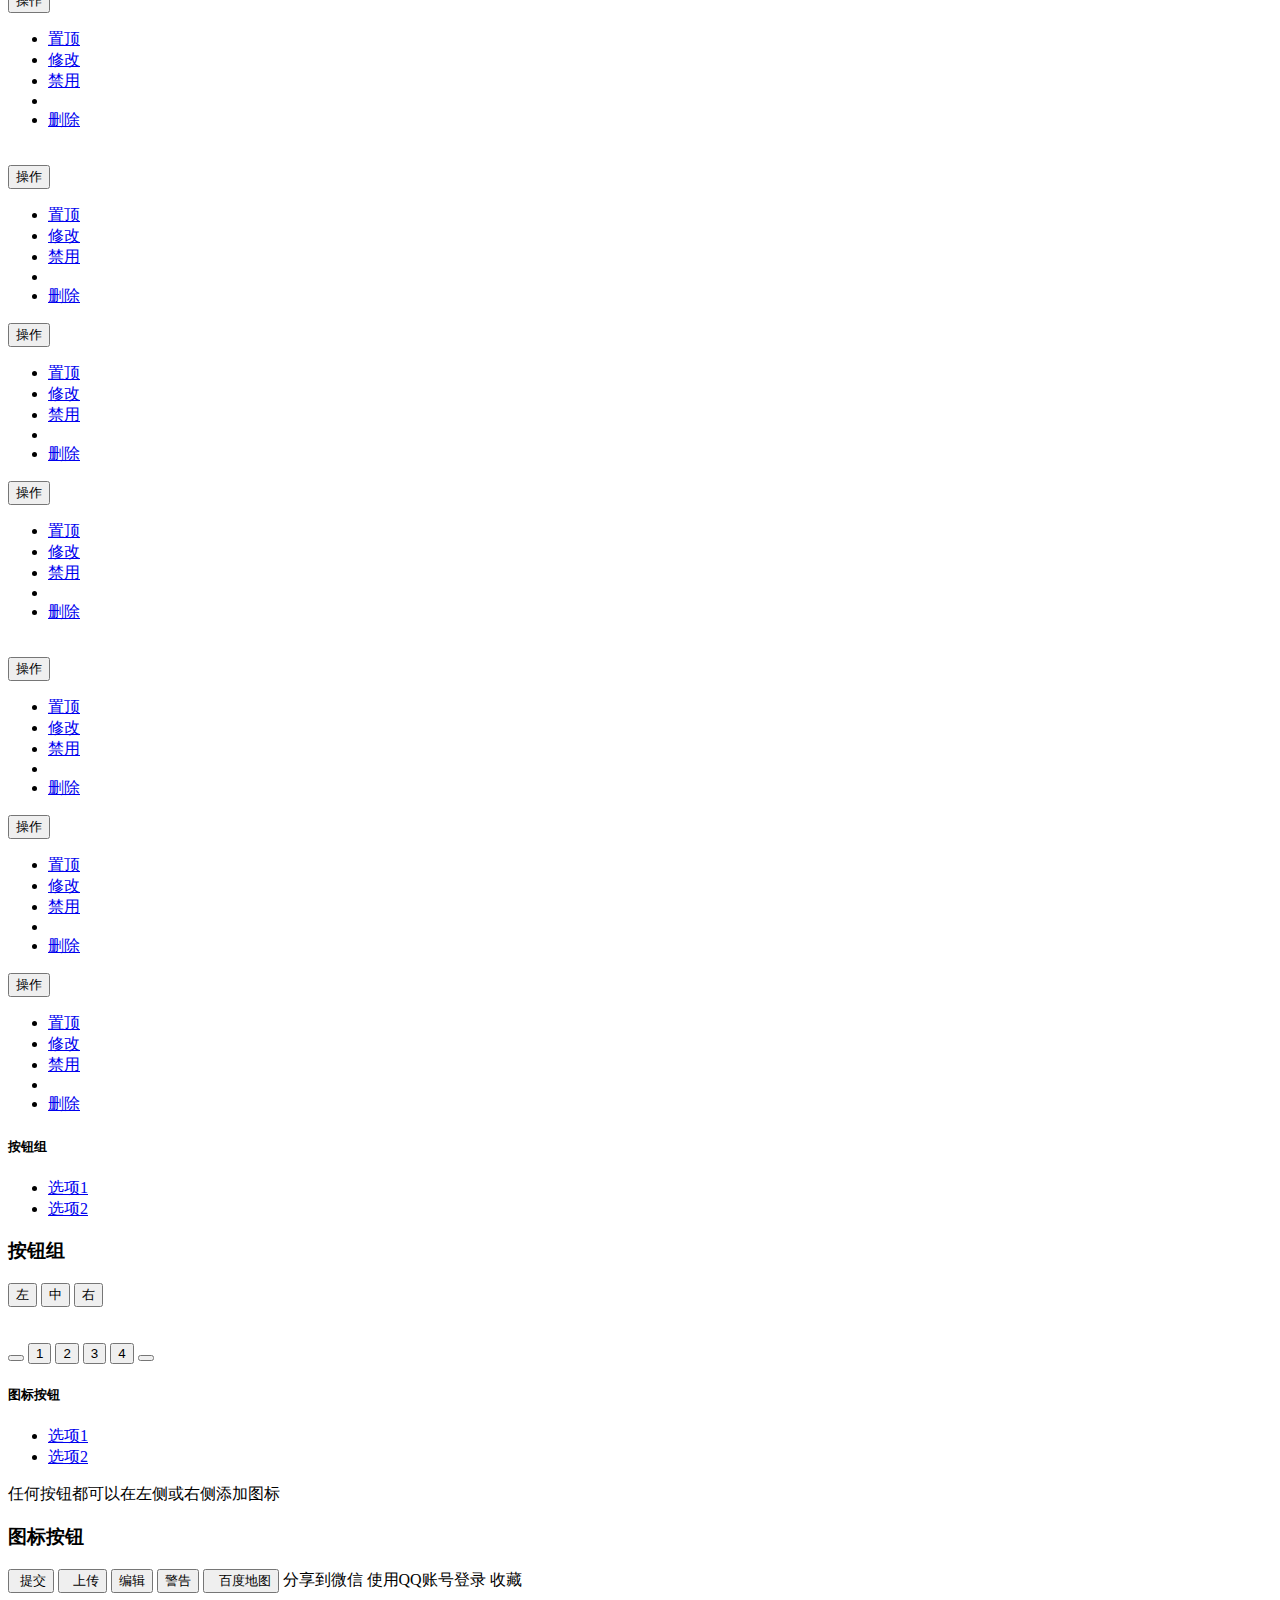
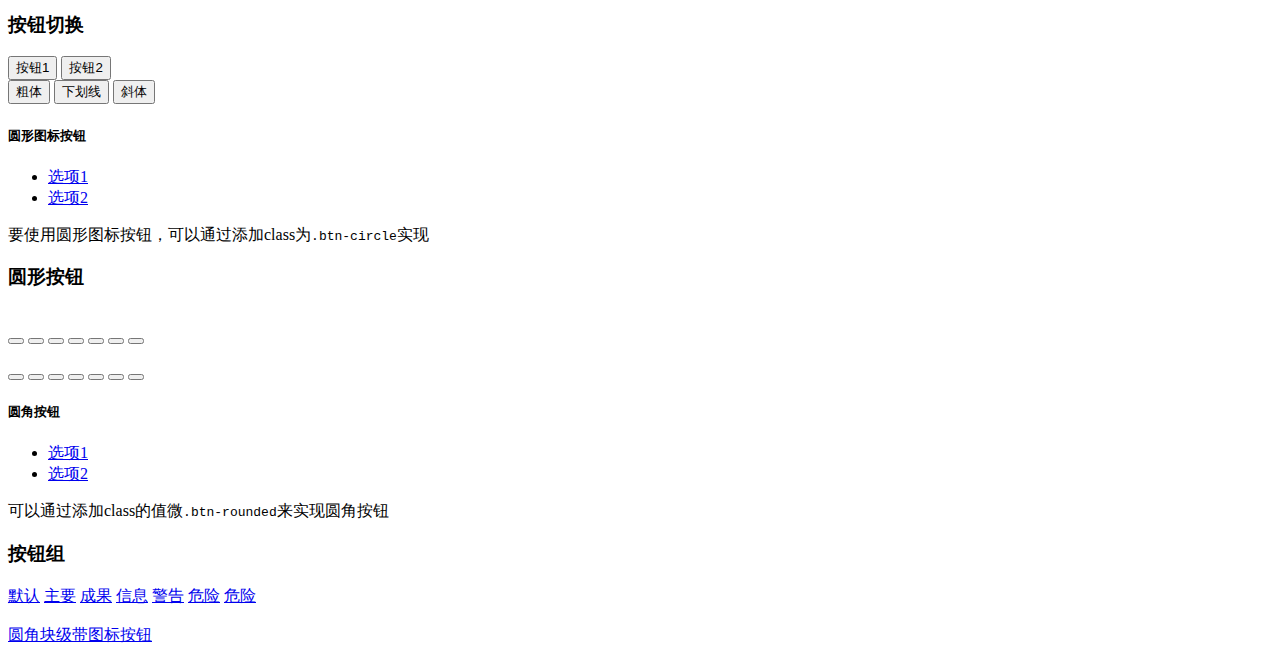
<file: ruoyi-admin/src/main/resources/templates/demo/form/button.html>
<!DOCTYPE html>
<html lang="zh">
<head>
	<th:block th:include="include :: header('按钮')" />
</head>
<body class="gray-bg">
     <div class="row wrapper wrapper-content animated fadeInRight">
        <div class="col-sm-4">
            <div class="ibox float-e-margins">
                <div class="ibox-title">
                    <h5>按钮颜色</h5>
                    <div class="ibox-tools">
                        <a class="collapse-link">
                            <i class="fa fa-chevron-up"></i>
                        </a>
                        <a class="dropdown-toggle" data-toggle="dropdown" href="buttons.html#">
                            <i class="fa fa-wrench"></i>
                        </a>
                        <ul class="dropdown-menu dropdown-user">
                            <li><a href="buttons.html#">选项1</a>
                            </li>
                            <li><a href="buttons.html#">选项2</a>
                            </li>
                        </ul>
                        <a class="close-link">
                            <i class="fa fa-times"></i>
                        </a>
                    </div>
                </div>
                <div class="ibox-content">
                    <p>
                        可使用class来快速改变按钮的颜色，如<code>.btn-primary</code>
                    </p>

                    <h3 class="font-bold">
                            普通按钮
                        </h3>
                    <p>
                        <button type="button" class="btn btn-w-m btn-default">btn-default</button>
                        <button type="button" class="btn btn-w-m btn-primary">btn-primary</button>
                        <button type="button" class="btn btn-w-m btn-success">btn-success</button>
                        <button type="button" class="btn btn-w-m btn-info">btn-info</button>
                        <button type="button" class="btn btn-w-m btn-warning">btn-warning</button>
                        <button type="button" class="btn btn-w-m btn-danger">btn-danger</button>
                        <button type="button" class="btn btn-w-m btn-white">btn-white</button>
                        <button type="button" class="btn btn-w-m btn-link">btn-link</button>
                    </p>
                </div>
            </div>
        </div>
        <div class="col-sm-4">
            <div class="ibox float-e-margins">
                <div class="ibox-title">
                    <h5>按钮大小</h5>
                    <div class="ibox-tools">
                        <a class="collapse-link">
                            <i class="fa fa-chevron-up"></i>
                        </a>
                        <a class="dropdown-toggle" data-toggle="dropdown" href="buttons.html#">
                            <i class="fa fa-wrench"></i>
                        </a>
                        <ul class="dropdown-menu dropdown-user">
                            <li><a href="buttons.html#">选项1</a>
                            </li>
                            <li><a href="buttons.html#">选项2</a>
                            </li>
                        </ul>
                        <a class="close-link">
                            <i class="fa fa-times"></i>
                        </a>
                    </div>
                </div>
                <div class="ibox-content">
                    <p>
                        可以通过添加class的值为<code>.btn-lg</code>, <code>.btn-sm</code>, or <code>.btn-xs</code>来修改按钮的大小
                    </p>
                    <h3 class="font-bold">按钮尺寸</h3>
                    <p>
                        <button type="button" class="btn btn-primary btn-lg">大按钮</button>
                        <button type="button" class="btn btn-default btn-lg">大按钮</button>
                        <br/>
                        <button type="button" class="btn btn-primary">默认按钮</button>
                        <button type="button" class="btn btn-default">默认按钮</button>
                        <br/>
                        <button type="button" class="btn btn-primary btn-sm">小按钮</button>
                        <button type="button" class="btn btn-default btn-sm">小按钮</button>
                        <br/>
                        <button type="button" class="btn btn-primary btn-xs">Mini按钮</button>
                        <button type="button" class="btn btn-default btn-xs">Mini按钮</button>
                    </p>
                </div>
            </div>
        </div>
        <div class="col-sm-4">
            <div class="ibox float-e-margins">
                <div class="ibox-title">
                    <h5>线性按钮</h5>
                    <div class="ibox-tools">
                        <a class="collapse-link">
                            <i class="fa fa-chevron-up"></i>
                        </a>
                        <a class="dropdown-toggle" data-toggle="dropdown" href="buttons.html#">
                            <i class="fa fa-wrench"></i>
                        </a>
                        <ul class="dropdown-menu dropdown-user">
                            <li><a href="buttons.html#">选项1</a>
                            </li>
                            <li><a href="buttons.html#">选项2</a>
                            </li>
                        </ul>
                        <a class="close-link">
                            <i class="fa fa-times"></i>
                        </a>
                    </div>
                </div>
                <div class="ibox-content">
                    <p>
                        要使用线性按钮，可添加class<code>.btn-block</code>或<code>.btn-outline</code>
                    </p>

                    <h3 class="font-bold">线性按钮</h3>
                    <p>
                        <button type="button" class="btn btn-outline btn-default">默认</button>
                        <button type="button" class="btn btn-outline btn-primary">主要</button>
                        <button type="button" class="btn btn-outline btn-success">成功</button>
                        <button type="button" class="btn btn-outline btn-info">信息</button>
                        <button type="button" class="btn btn-outline btn-warning">警告</button>
                        <button type="button" class="btn btn-outline btn-danger">危险</button>
                        <button type="button" class="btn btn-outline btn-link">链接</button>
                    </p>
                    <h3 class="font-bold">块级按钮</h3>
                    <p>
                        <button type="button" class="btn btn-block btn-outline btn-primary">这是一个块级按钮</button>
                    </p>
                </div>
            </div>
        </div>
        <div class="col-sm-12">
            <div class="ibox float-e-margins">
                <div class="ibox-title">
                    <h5>3D按钮</h5>
                    <div class="ibox-tools">
                        <a class="collapse-link">
                            <i class="fa fa-chevron-up"></i>
                        </a>
                        <a class="dropdown-toggle" data-toggle="dropdown" href="buttons.html#">
                            <i class="fa fa-wrench"></i>
                        </a>
                        <ul class="dropdown-menu dropdown-user">
                            <li><a href="buttons.html#">选项1</a>
                            </li>
                            <li><a href="buttons.html#">选项2</a>
                            </li>
                        </ul>
                        <a class="close-link">
                            <i class="fa fa-times"></i>
                        </a>
                    </div>
                </div>
                <div class="ibox-content">
                    <p>
                        可以通过添加<code>.dim</code>class来使用3D按钮.
                    </p>
                    <h3 class="font-bold">3D按钮</h3>

                    <button class="btn btn-primary dim btn-large-dim" type="button"><i class="fa fa-money"></i>
                    </button>
                    <button class="btn btn-warning dim btn-large-dim" type="button"><i class="fa fa-warning"></i>
                    </button>
                    <button class="btn btn-danger  dim btn-large-dim" type="button"><i class="fa fa-heart"></i>
                    </button>
                    <button class="btn btn-primary  dim btn-large-dim" type="button"><i class="fa fa-dollar"></i>6</button>
                    <button class="btn btn-info  dim btn-large-dim btn-outline" type="button"><i class="fa fa-ruble"></i>
                    </button>
                    <button class="btn btn-primary dim" type="button"><i class="fa fa-money"></i>
                    </button>
                    <button class="btn btn-warning dim" type="button"><i class="fa fa-warning"></i>
                    </button>
                    <button class="btn btn-primary dim" type="button"><i class="fa fa-check"></i>
                    </button>
                    <button class="btn btn-success  dim" type="button"><i class="fa fa-upload"></i>
                    </button>
                    <button class="btn btn-info  dim" type="button"><i class="fa fa-paste"></i>
                    </button>
                    <button class="btn btn-warning  dim" type="button"><i class="fa fa-warning"></i>
                    </button>
                    <button class="btn btn-default  dim " type="button"><i class="fa fa-star"></i>
                    </button>
                    <button class="btn btn-danger  dim " type="button"><i class="fa fa-heart"></i>
                    </button>

                    <button class="btn btn-outline btn-primary dim" type="button"><i class="fa fa-money"></i>
                    </button>
                    <button class="btn btn-outline btn-warning dim" type="button"><i class="fa fa-warning"></i>
                    </button>
                    <button class="btn btn-outline btn-primary dim" type="button"><i class="fa fa-check"></i>
                    </button>
                    <button class="btn btn-outline btn-success  dim" type="button"><i class="fa fa-upload"></i>
                    </button>
                    <button class="btn btn-outline btn-info  dim" type="button"><i class="fa fa-paste"></i>
                    </button>
                    <button class="btn btn-outline btn-warning  dim" type="button"><i class="fa fa-warning"></i>
                    </button>
                    <button class="btn btn-outline btn-danger  dim " type="button"><i class="fa fa-heart"></i>
                    </button>

                </div>
            </div>
        </div>
        <div class="col-sm-12">
            <div class="row">
                <div class="col-sm-6">
                    <div class="ibox float-e-margins">
                        <div class="ibox-title">
                            <h5>下拉按钮</h5>
                            <div class="ibox-tools">
                                <a class="collapse-link">
                                    <i class="fa fa-chevron-up"></i>
                                </a>
                                <a class="dropdown-toggle" data-toggle="dropdown" href="buttons.html#">
                                    <i class="fa fa-wrench"></i>
                                </a>
                                <ul class="dropdown-menu dropdown-user">
                                    <li><a href="buttons.html#">选项1</a>
                                    </li>
                                    <li><a href="buttons.html#">选项2</a>
                                    </li>
                                </ul>
                                <a class="close-link">
                                    <i class="fa fa-times"></i>
                                </a>
                            </div>
                        </div>
                        <div class="ibox-content">
                            <p>
                                下拉按钮可使用任何颜色任何大小
                            </p>

                            <h3 class="font-bold">下拉按钮</h3>
                            <div class="btn-group">
                                <button data-toggle="dropdown" class="btn btn-primary dropdown-toggle">操作 <span class="caret"></span>
                                </button>
                                <ul class="dropdown-menu">
                                    <li><a href="buttons.html#">置顶</a>
                                    </li>
                                    <li><a href="buttons.html#" class="font-bold">修改</a>
                                    </li>
                                    <li><a href="buttons.html#">禁用</a>
                                    </li>
                                    <li class="divider"></li>
                                    <li><a href="buttons.html#">删除</a>
                                    </li>
                                </ul>
                            </div>
                            <div class="btn-group">
                                <button data-toggle="dropdown" class="btn btn-warning dropdown-toggle">操作 <span class="caret"></span>
                                </button>
                                <ul class="dropdown-menu">
                                    <li><a href="buttons.html#">置顶</a>
                                    </li>
                                    <li><a href="buttons.html#">修改</a>
                                    </li>
                                    <li><a href="buttons.html#">禁用</a>
                                    </li>
                                    <li class="divider"></li>
                                    <li><a href="buttons.html#">删除</a>
                                    </li>
                                </ul>
                            </div>
                            <div class="btn-group">
                                <button data-toggle="dropdown" class="btn btn-default dropdown-toggle">操作 <span class="caret"></span>
                                </button>
                                <ul class="dropdown-menu">
                                    <li><a href="buttons.html#">置顶</a>
                                    </li>
                                    <li><a href="buttons.html#" class="font-bold">修改</a>
                                    </li>
                                    <li><a href="buttons.html#">禁用</a>
                                    </li>
                                    <li class="divider"></li>
                                    <li><a href="buttons.html#">删除</a>
                                    </li>
                                </ul>
                            </div>

                            <br/>
                            <div class="btn-group">
                                <button data-toggle="dropdown" class="btn btn-primary btn-sm dropdown-toggle">操作 <span class="caret"></span>
                                </button>
                                <ul class="dropdown-menu">
                                    <li><a href="buttons.html#">置顶</a>
                                    </li>
                                    <li><a href="buttons.html#" class="font-bold">修改</a>
                                    </li>
                                    <li><a href="buttons.html#">禁用</a>
                                    </li>
                                    <li class="divider"></li>
                                    <li><a href="buttons.html#">删除</a>
                                    </li>
                                </ul>
                            </div>
                            <div class="btn-group">
                                <button data-toggle="dropdown" class="btn btn-warning btn-sm dropdown-toggle">操作 <span class="caret"></span>
                                </button>
                                <ul class="dropdown-menu">
                                    <li><a href="buttons.html#">置顶</a>
                                    </li>
                                    <li><a href="buttons.html#" class="font-bold">修改</a>
                                    </li>
                                    <li><a href="buttons.html#">禁用</a>
                                    </li>
                                    <li class="divider"></li>
                                    <li><a href="buttons.html#">删除</a>
                                    </li>
                                </ul>
                            </div>
                            <div class="btn-group">
                                <button data-toggle="dropdown" class="btn btn-default btn-sm dropdown-toggle">操作 <span class="caret"></span>
                                </button>
                                <ul class="dropdown-menu">
                                    <li><a href="buttons.html#">置顶</a>
                                    </li>
                                    <li><a href="buttons.html#" class="font-bold">修改</a>
                                    </li>
                                    <li><a href="buttons.html#">禁用</a>
                                    </li>
                                    <li class="divider"></li>
                                    <li><a href="buttons.html#">删除</a>
                                    </li>
                                </ul>
                            </div>
                            <br/>
                            <div class="btn-group">
                                <button data-toggle="dropdown" class="btn btn-primary btn-xs dropdown-toggle">操作 <span class="caret"></span>
                                </button>
                                <ul class="dropdown-menu">
                                    <li><a href="buttons.html#">置顶</a>
                                    </li>
                                    <li><a href="buttons.html#" class="font-bold">修改</a>
                                    </li>
                                    <li><a href="buttons.html#">禁用</a>
                                    </li>
                                    <li class="divider"></li>
                                    <li><a href="buttons.html#">删除</a>
                                    </li>
                                </ul>
                            </div>
                            <div class="btn-group">
                                <button data-toggle="dropdown" class="btn btn-warning btn-xs dropdown-toggle">操作 <span class="caret"></span>
                                </button>
                                <ul class="dropdown-menu">
                                    <li><a href="buttons.html#">置顶</a>
                                    </li>
                                    <li><a href="buttons.html#" class="font-bold">修改</a>
                                    </li>
                                    <li><a href="buttons.html#">禁用</a>
                                    </li>
                                    <li class="divider"></li>
                                    <li><a href="buttons.html#">删除</a>
                                    </li>
                                </ul>
                            </div>
                            <div class="btn-group">
                                <button data-toggle="dropdown" class="btn btn-default btn-xs dropdown-toggle">操作 <span class="caret"></span>
                                </button>
                                <ul class="dropdown-menu">
                                    <li><a href="buttons.html#">置顶</a>
                                    </li>
                                    <li><a href="buttons.html#" class="font-bold">修改</a>
                                    </li>
                                    <li><a href="buttons.html#">禁用</a>
                                    </li>
                                    <li class="divider"></li>
                                    <li><a href="buttons.html#">删除</a>
                                    </li>
                                </ul>
                            </div>
                        </div>
                    </div>
                </div>
                <div class="col-sm-6">
                    <div class="ibox float-e-margins">
                        <div class="ibox-title">
                            <h5>按钮组</h5>
                            <div class="ibox-tools">
                                <a class="collapse-link">
                                    <i class="fa fa-chevron-up"></i>
                                </a>
                                <a class="dropdown-toggle" data-toggle="dropdown" href="buttons.html#">
                                    <i class="fa fa-wrench"></i>
                                </a>
                                <ul class="dropdown-menu dropdown-user">
                                    <li><a href="buttons.html#">选项1</a>
                                    </li>
                                    <li><a href="buttons.html#">选项2</a>
                                    </li>
                                </ul>
                                <a class="close-link">
                                    <i class="fa fa-times"></i>
                                </a>
                            </div>
                        </div>
                        <div class="ibox-content">

                            <h3 class="font-bold">按钮组</h3>
                            <div class="btn-group">
                                <button class="btn btn-white" type="button">左</button>
                                <button class="btn btn-primary" type="button">中</button>
                                <button class="btn btn-white" type="button">右</button>
                            </div>
                            <br/>
                            <br/>
                            <div class="btn-group">
                                <button type="button" class="btn btn-white"><i class="fa fa-chevron-left"></i>
                                </button>
                                <button class="btn btn-white">1</button>
                                <button class="btn btn-white  active">2</button>
                                <button class="btn btn-white">3</button>
                                <button class="btn btn-white">4</button>
                                <button type="button" class="btn btn-white"><i class="fa fa-chevron-right"></i>
                                </button>
                            </div>
                        </div>
                    </div>
                </div>
            </div>
            <div class="ibox float-e-margins">
                <div class="ibox-title">
                    <h5>图标按钮 </h5>
                    <div class="ibox-tools">
                        <a class="collapse-link">
                            <i class="fa fa-chevron-up"></i>
                        </a>
                        <a class="dropdown-toggle" data-toggle="dropdown" href="buttons.html#">
                            <i class="fa fa-wrench"></i>
                        </a>
                        <ul class="dropdown-menu dropdown-user">
                            <li><a href="buttons.html#">选项1</a>
                            </li>
                            <li><a href="buttons.html#">选项2</a>
                            </li>
                        </ul>
                        <a class="close-link">
                            <i class="fa fa-times"></i>
                        </a>
                    </div>
                </div>
                <div class="ibox-content">
                    <p>
                        任何按钮都可以在左侧或右侧添加图标
                    </p>

                    <h3 class="font-bold">图标按钮</h3>
                    <p>
                        <button class="btn btn-primary " type="button"><i class="fa fa-check"></i>&nbsp;提交</button>
                        <button class="btn btn-success " type="button"><i class="fa fa-upload"></i>&nbsp;&nbsp;<span class="bold">上传</span>
                        </button>
                        <button class="btn btn-info " type="button"><i class="fa fa-paste"></i> 编辑</button>
                        <button class="btn btn-warning " type="button"><i class="fa fa-warning"></i> <span class="bold">警告</span>
                        </button>
                        <button class="btn btn-default " type="button"><i class="fa fa-map-marker"></i>&nbsp;&nbsp;百度地图</button>

                        <a class="btn btn-success">
                            <i class="fa fa-weixin"> </i> 分享到微信
                        </a>
                        <a class="btn btn-success btn-outline">
                            <i class="fa fa-qq"> </i> 使用QQ账号登录
                        </a>
                        <a class="btn btn-white btn-bitbucket">
                            <i class="fa fa-user-md"></i>
                        </a>
                        <a class="btn btn-white btn-bitbucket">
                            <i class="fa fa-group"></i>
                        </a>
                        <a class="btn btn-white btn-bitbucket">
                            <i class="fa fa-wrench"></i>
                        </a>
                        <a class="btn btn-white btn-bitbucket">
                            <i class="fa fa-exchange"></i>
                        </a>
                        <a class="btn btn-white btn-bitbucket">
                            <i class="fa fa-check-circle-o"></i>
                        </a>
                        <a class="btn btn-white btn-bitbucket">
                            <i class="fa fa-road"></i>
                        </a>
                        <a class="btn btn-white btn-bitbucket">
                            <i class="fa fa-ambulance"></i>
                        </a>
                        <a class="btn btn-white btn-bitbucket">
                            <i class="fa fa-star"></i> 收藏
                        </a>
                    </p>

                    <h3 class="font-bold">按钮切换</h3>
                    <button data-toggle="button" class="btn btn-primary btn-outline" type="button">按钮1</button>
                    <button data-toggle="button" class="btn btn-primary" type="button">按钮2</button>
                    <div data-toggle="buttons-checkbox" class="btn-group">
                        <button class="btn btn-primary active" type="button"><i class="fa fa-bold"></i> 粗体</button>
                        <button class="btn btn-primary" type="button"><i class="fa fa-underline"></i> 下划线</button>
                        <button class="btn btn-primary active" type="button"><i class="fa fa-italic"></i> 斜体</button>
                    </div>
                </div>
            </div>
        </div>
        <div class="col-sm-12">
            <div class="row">
                <div class="col-sm-6">
                    <div class="ibox float-e-margins">
                        <div class="ibox-title">
                            <h5>圆形图标按钮</h5>
                            <div class="ibox-tools">
                                <a class="collapse-link">
                                    <i class="fa fa-chevron-up"></i>
                                </a>
                                <a class="dropdown-toggle" data-toggle="dropdown" href="buttons.html#">
                                    <i class="fa fa-wrench"></i>
                                </a>
                                <ul class="dropdown-menu dropdown-user">
                                    <li><a href="buttons.html#">选项1</a>
                                    </li>
                                    <li><a href="buttons.html#">选项2</a>
                                    </li>
                                </ul>
                                <a class="close-link">
                                    <i class="fa fa-times"></i>
                                </a>
                            </div>
                        </div>
                        <div class="ibox-content">
                            <p>
                                要使用圆形图标按钮，可以通过添加class为<code>.btn-circle</code>实现
                            </p>

                            <h3 class="font-bold">圆形按钮</h3>
                            <br/>
                            <button class="btn btn-default btn-circle" type="button"><i class="fa fa-check"></i>
                            </button>
                            <button class="btn btn-primary btn-circle" type="button"><i class="fa fa-list"></i>
                            </button>
                            <button class="btn btn-success btn-circle" type="button"><i class="fa fa-link"></i>
                            </button>
                            <button class="btn btn-info btn-circle" type="button"><i class="fa fa-check"></i>
                            </button>
                            <button class="btn btn-warning btn-circle" type="button"><i class="fa fa-times"></i>
                            </button>
                            <button class="btn btn-danger btn-circle" type="button"><i class="fa fa-heart"></i>
                            </button>
                            <button class="btn btn-danger btn-circle btn-outline" type="button"><i class="fa fa-heart"></i>
                            </button>
                            <br/>
                            <br/>
                            <button class="btn btn-default btn-circle btn-lg" type="button"><i class="fa fa-check"></i>
                            </button>
                            <button class="btn btn-primary btn-circle btn-lg" type="button"><i class="fa fa-list"></i>
                            </button>
                            <button class="btn btn-success btn-circle btn-lg" type="button"><i class="fa fa-link"></i>
                            </button>
                            <button class="btn btn-info btn-circle btn-lg" type="button"><i class="fa fa-check"></i>
                            </button>
                            <button class="btn btn-warning btn-circle btn-lg" type="button"><i class="fa fa-times"></i>
                            </button>
                            <button class="btn btn-danger btn-circle btn-lg" type="button"><i class="fa fa-heart"></i>
                            </button>
                            <button class="btn btn-danger btn-circle btn-lg btn-outline" type="button"><i class="fa fa-heart"></i>
                            </button>

                        </div>
                    </div>
                </div>
                <div class="col-sm-6">
                    <div class="ibox float-e-margins">
                        <div class="ibox-title">
                            <h5>圆角按钮</h5>
                            <div class="ibox-tools">
                                <a class="collapse-link">
                                    <i class="fa fa-chevron-up"></i>
                                </a>
                                <a class="dropdown-toggle" data-toggle="dropdown" href="buttons.html#">
                                    <i class="fa fa-wrench"></i>
                                </a>
                                <ul class="dropdown-menu dropdown-user">
                                    <li><a href="buttons.html#">选项1</a>
                                    </li>
                                    <li><a href="buttons.html#">选项2</a>
                                    </li>
                                </ul>
                                <a class="close-link">
                                    <i class="fa fa-times"></i>
                                </a>
                            </div>
                        </div>
                        <div class="ibox-content">
                            <p>
                                可以通过添加class的值微<code>.btn-rounded</code>来实现圆角按钮
                            </p>

                            <h3 class="font-bold">按钮组</h3>
                            <p>
                                <a class="btn btn-default btn-rounded" href="buttons.html#">默认</a>
                                <a class="btn btn-primary btn-rounded" href="buttons.html#">主要</a>
                                <a class="btn btn-success btn-rounded" href="buttons.html#">成果</a>
                                <a class="btn btn-info btn-rounded" href="buttons.html#">信息</a>
                                <a class="btn btn-warning btn-rounded" href="buttons.html#">警告</a>
                                <a class="btn btn-danger btn-rounded" href="buttons.html#">危险</a>
                                <a class="btn btn-danger btn-rounded btn-outline" href="buttons.html#">危险</a>
                                <br/>
                                <br/>
                                <a class="btn btn-primary btn-rounded btn-block" href="buttons.html#"><i class="fa fa-info-circle"></i> 圆角块级带图标按钮</a>
                            </p>
                        </div>
                    </div>
                </div>

            </div>
        </div>
    </div>
    <th:block th:include="include :: footer" />
</body>
</html>
</file>
